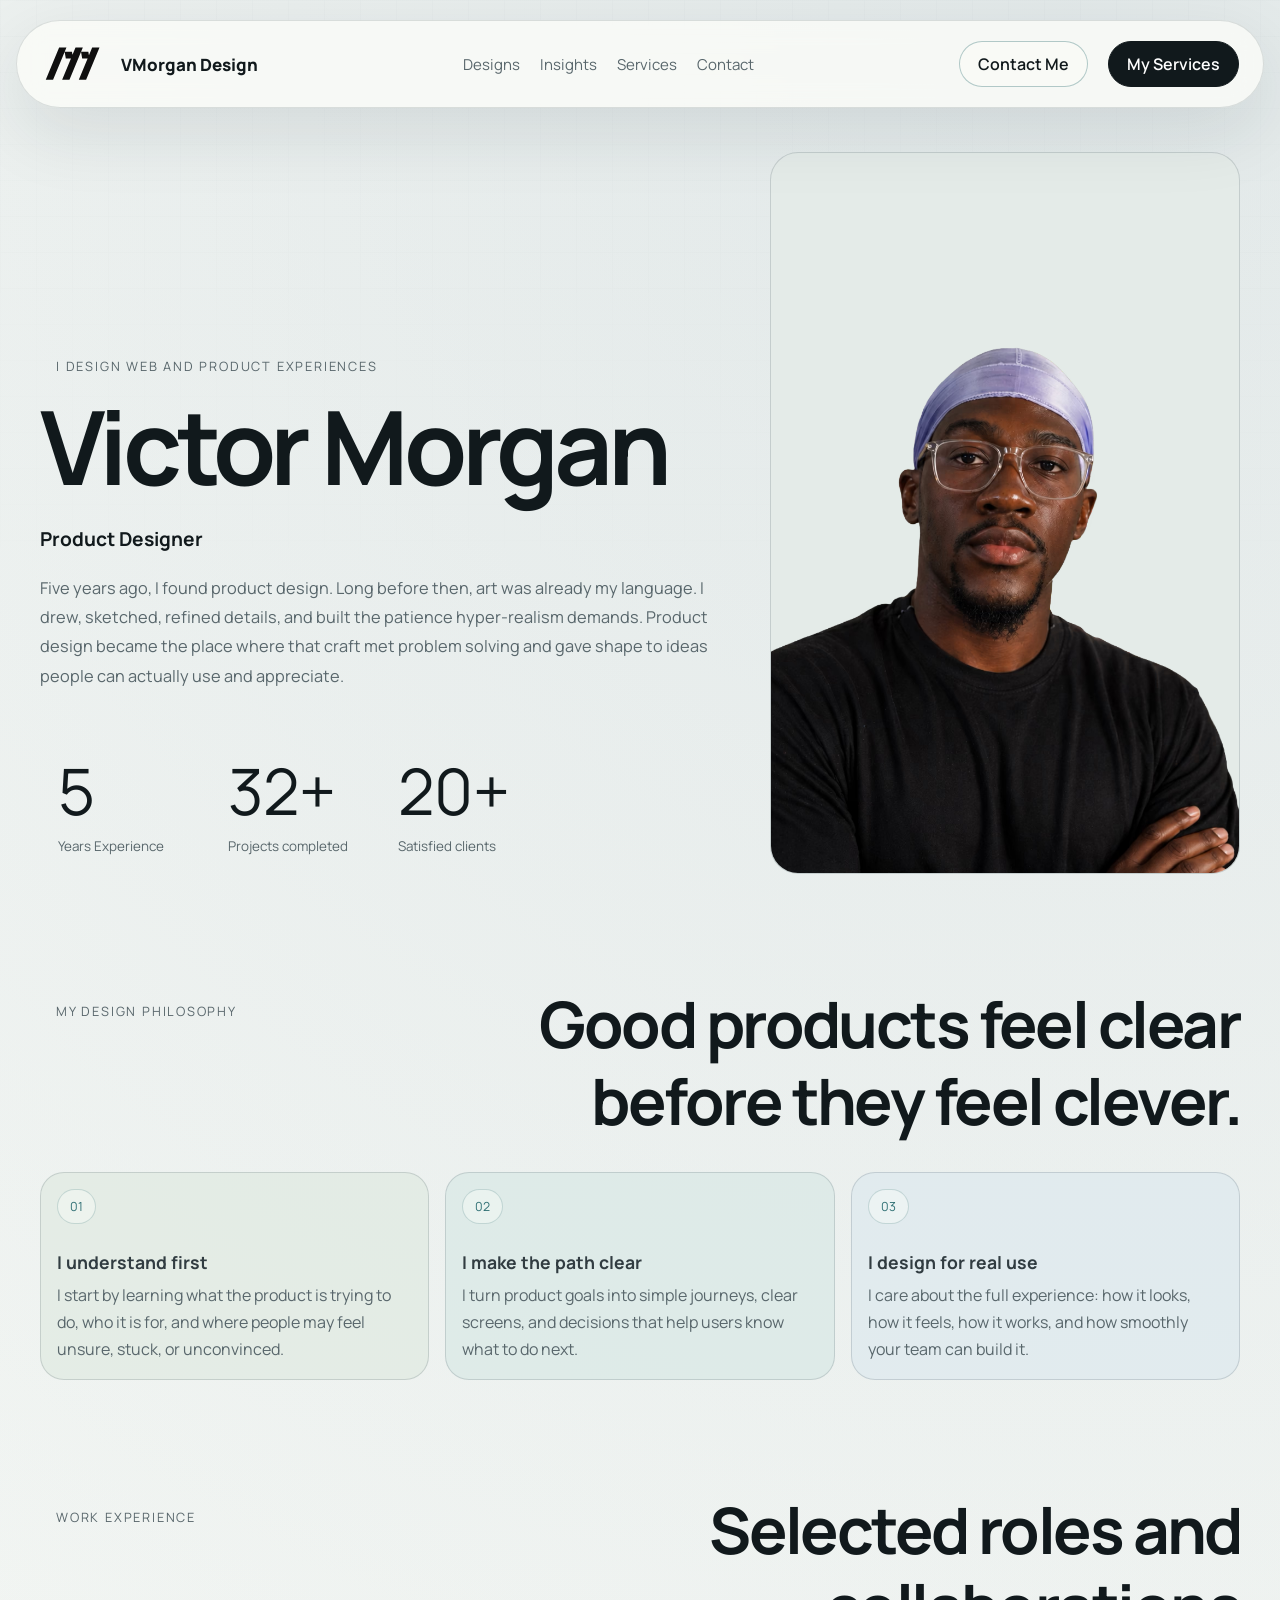
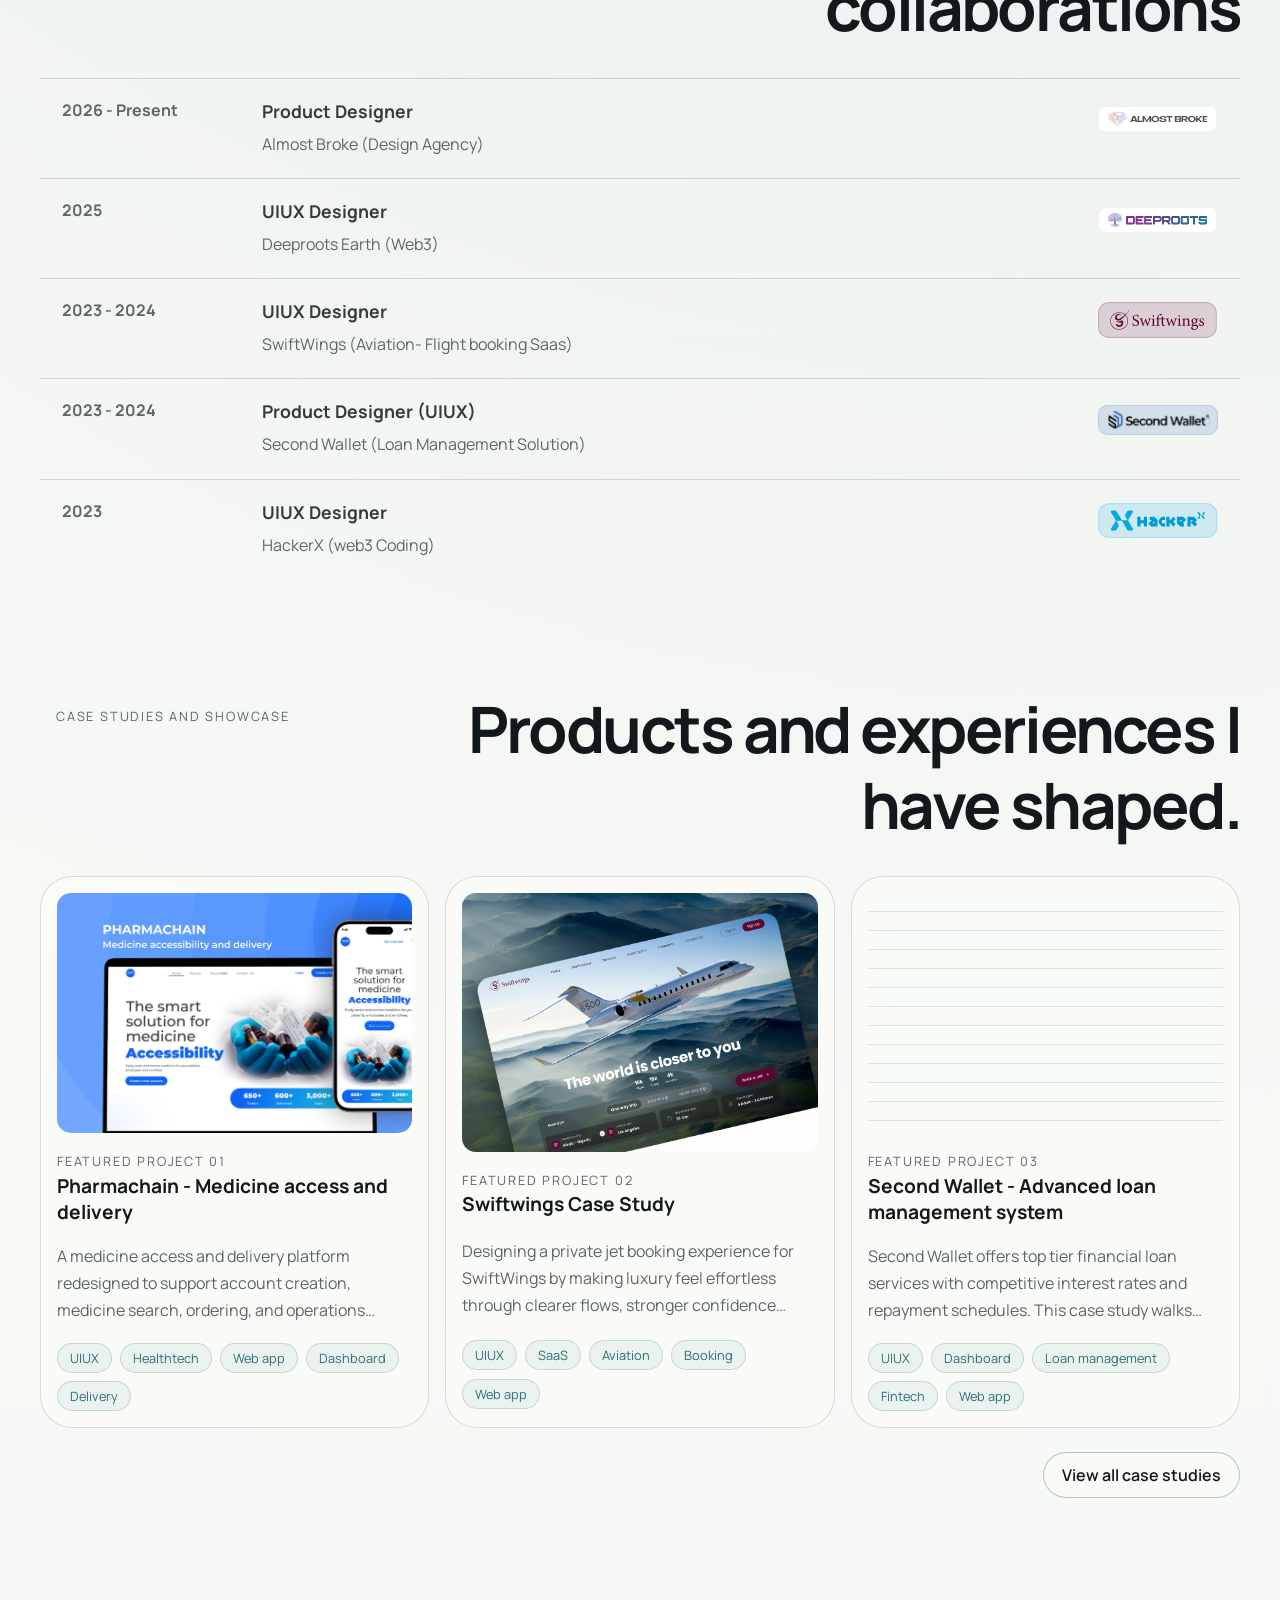
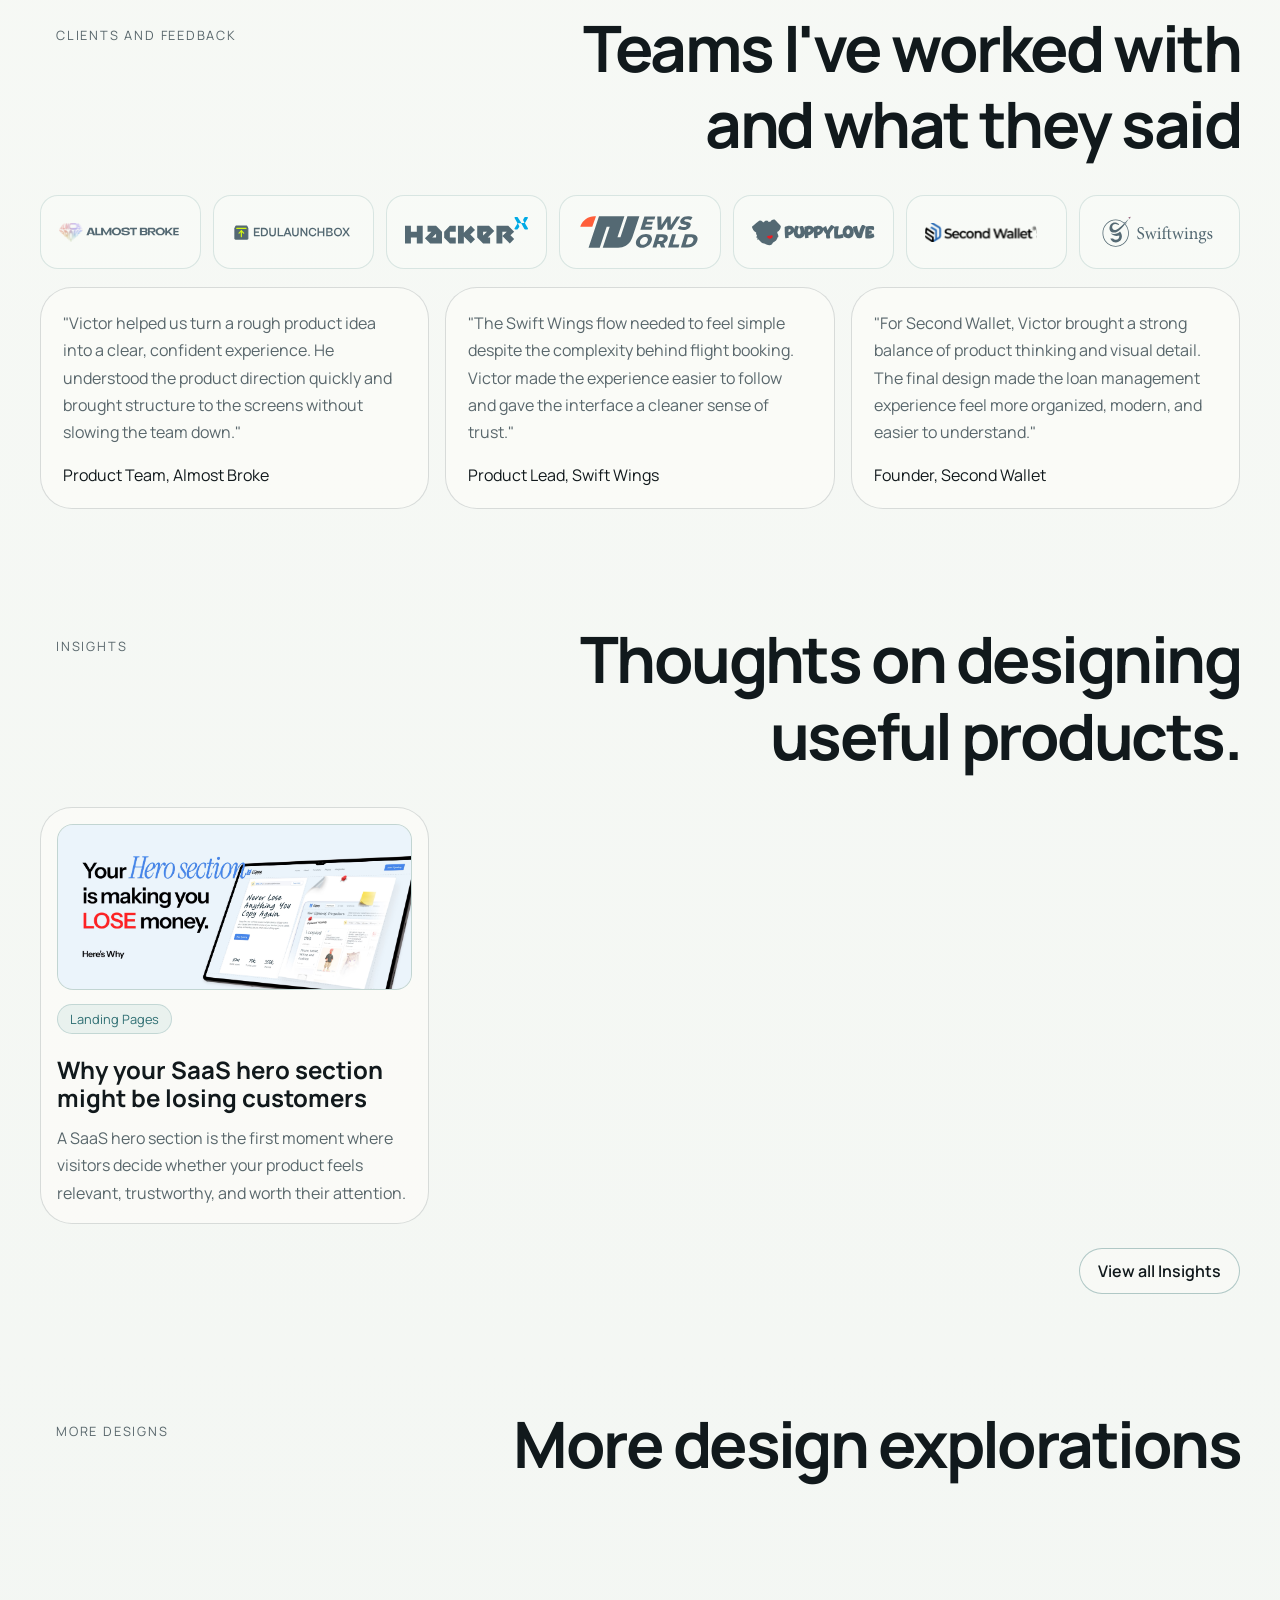
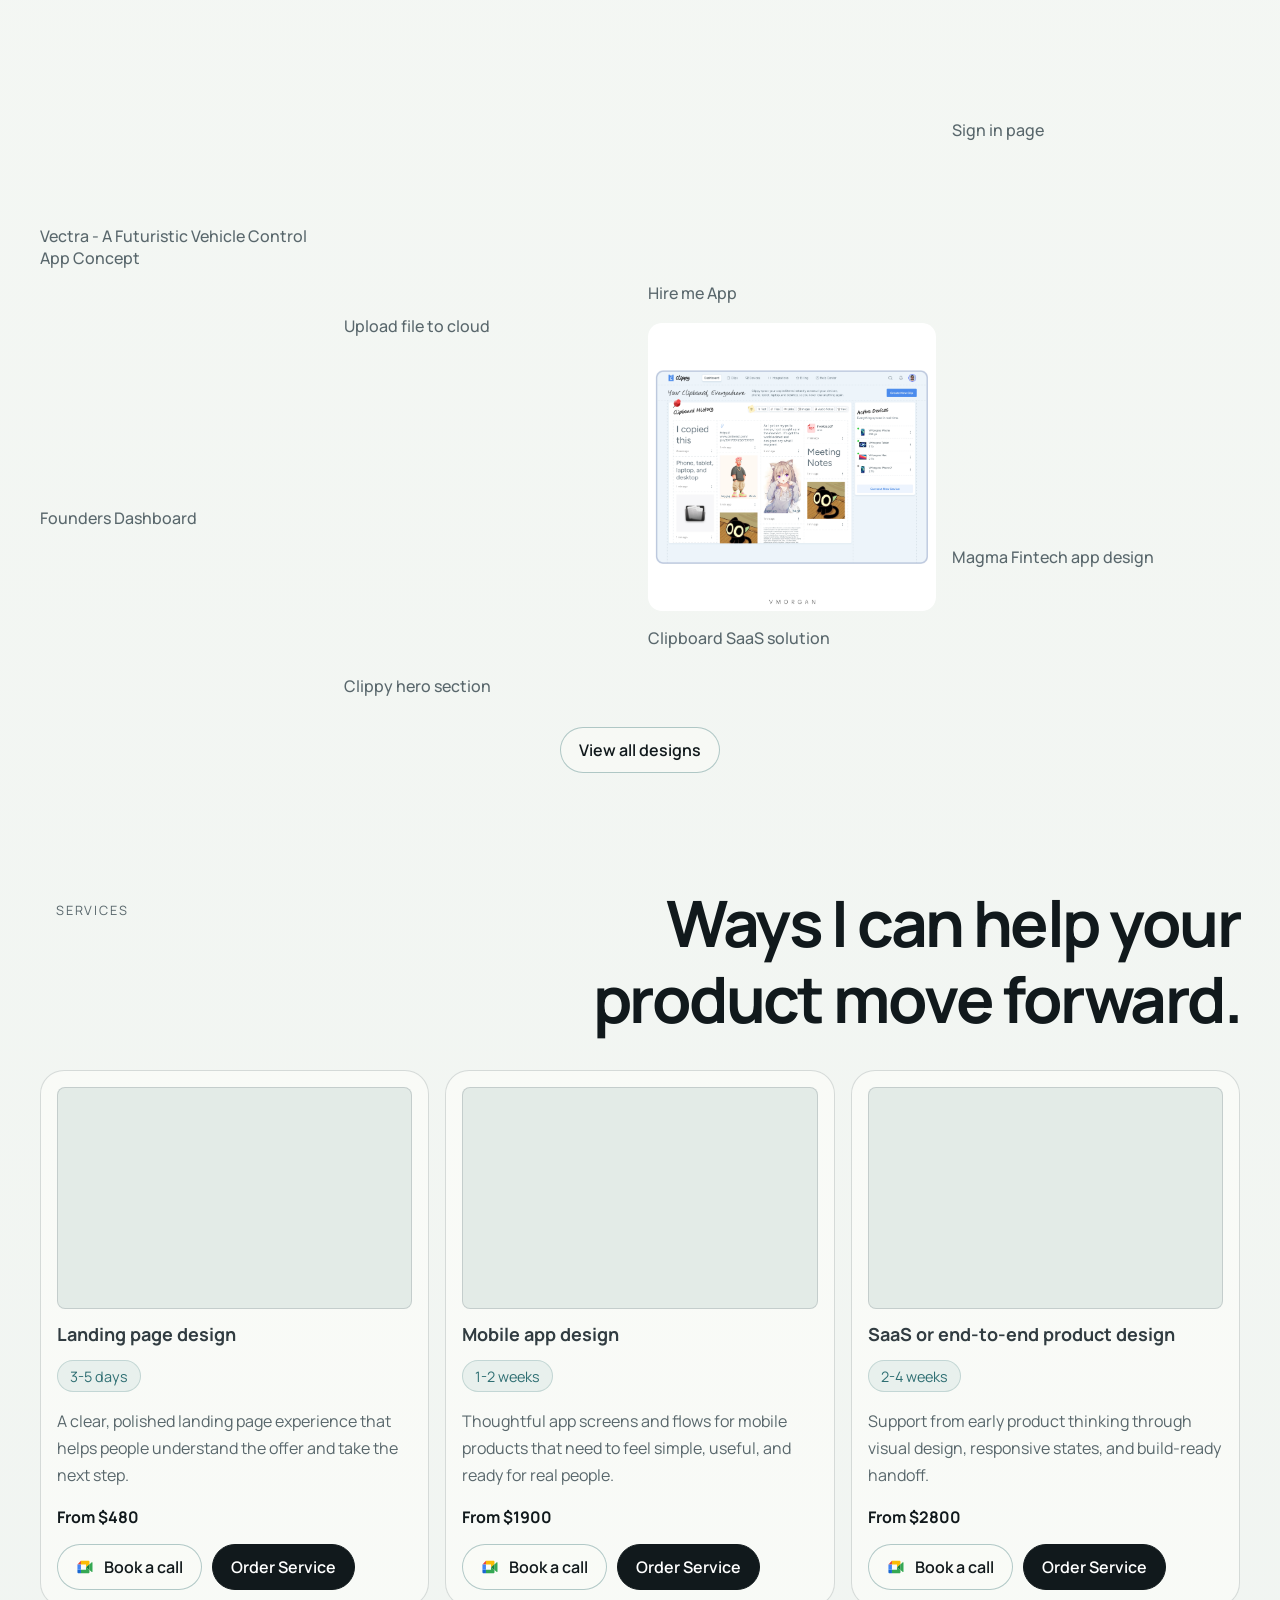
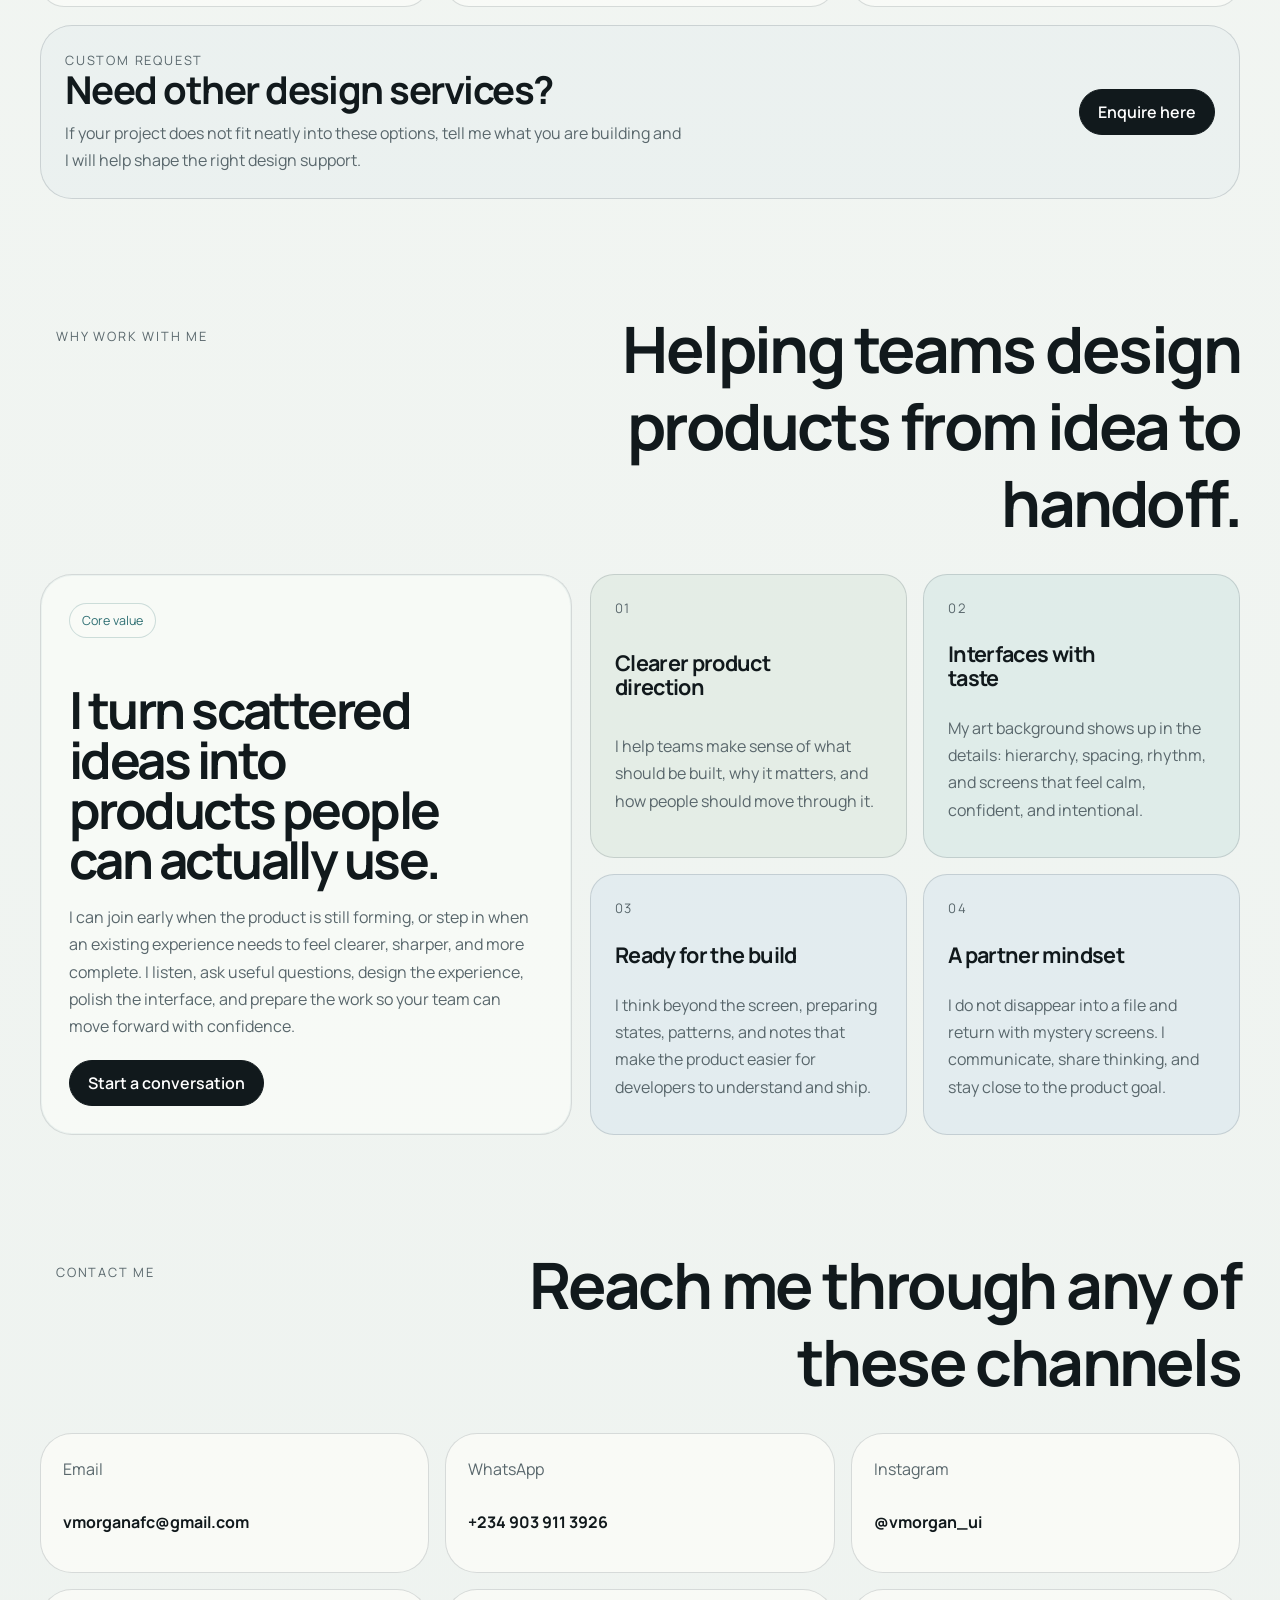
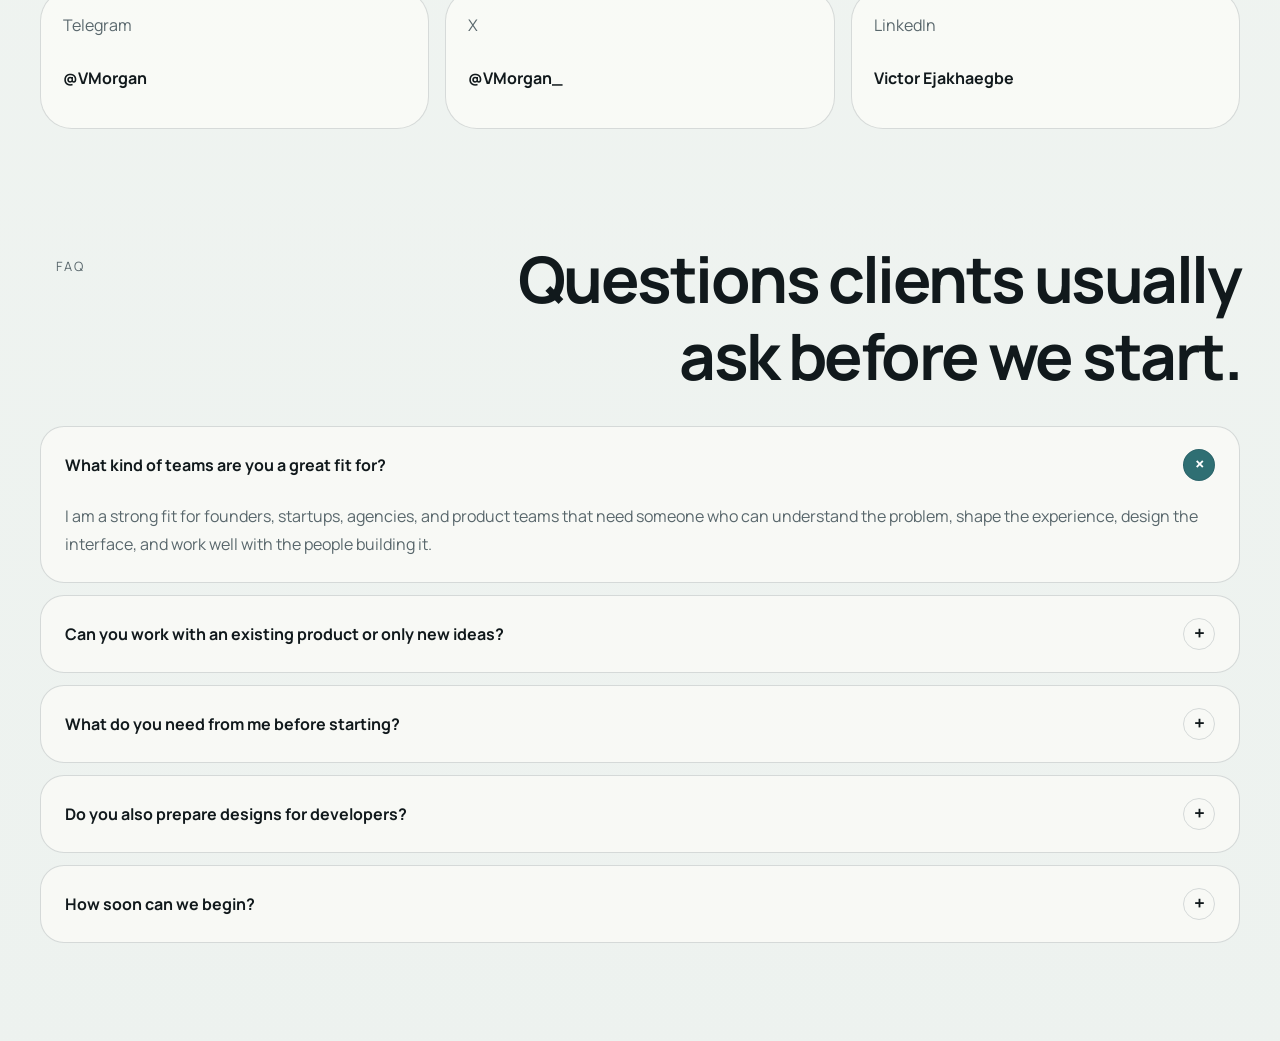
<file: index.html>
<!DOCTYPE html>
<html lang="en">
  <head>
    <meta charset="UTF-8" />
    <meta name="viewport" content="width=device-width, initial-scale=1.0" />
    <title>VMorgan Design</title>
    <meta
      name="description"
      content="Victor Morgan designs product experiences, landing pages, mobile apps, SaaS interfaces, and web3 products that help people understand, trust, and use digital products."
    />
    <meta name="msvalidate.01" content="8D45E3521FAA58911CDC00897BFBD381" />
    <meta name="application-name" content="VMorgan Design" />
    <meta property="og:type" content="website" />
    <meta property="og:site_name" content="VMorgan Design" />
    <meta property="og:url" content="https://www.vmorgan.design/" />
    <meta property="og:title" content="VMorgan Design" />
    <meta property="og:description" content="Product design portfolio featuring case studies, interface explorations, landing pages, mobile apps, SaaS interfaces, and web3 product design." />
    <meta property="og:image" content="https://www.vmorgan.design/assets/og-image.png" />
    <meta property="og:image:secure_url" content="https://www.vmorgan.design/assets/og-image.png" />
    <meta property="og:image:type" content="image/png" />
    <meta property="og:image:width" content="1200" />
    <meta property="og:image:height" content="630" />
    <meta name="twitter:card" content="summary_large_image" />
    <meta name="twitter:title" content="VMorgan Design" />
    <meta name="twitter:description" content="Product design portfolio featuring case studies, interface explorations, landing pages, mobile apps, SaaS interfaces, and web3 product design." />
    <meta name="twitter:image" content="https://www.vmorgan.design/assets/og-image.png" />
    <meta name="thumbnail" content="https://www.vmorgan.design/assets/og-image.png" />
    <link rel="image_src" href="https://www.vmorgan.design/assets/og-image.png" />
    <link rel="icon" href="/favicon.ico" sizes="any" />
    <link rel="icon" type="image/svg+xml" href="/favicon.svg" />
    <link rel="icon" type="image/png" sizes="48x48" href="/favicon-48x48.png" />
    <link rel="apple-touch-icon" href="/apple-touch-icon.png" />
    <link rel="canonical" href="https://www.vmorgan.design/" />
    <meta name="theme-color" content="#fbfcf8" />
    <meta name="msapplication-TileImage" content="/apple-touch-icon.png" />
    <script type="application/ld+json">
      {
        "@context": "https://schema.org",
        "@graph": [
          {
            "@type": "ProfessionalService",
            "@id": "https://www.vmorgan.design/#organization",
            "name": "VMorgan Design",
            "alternateName": "Victor Morgan Design",
            "url": "https://www.vmorgan.design/",
            "description": "Product design portfolio and design services by Victor Morgan.",
            "logo": {
              "@type": "ImageObject",
              "url": "https://www.vmorgan.design/apple-touch-icon.png",
              "width": 180,
              "height": 180
            },
            "image": {
              "@type": "ImageObject",
              "url": "https://www.vmorgan.design/assets/og-image.png",
              "width": 1200,
              "height": 630
            },
            "founder": {
              "@id": "https://www.vmorgan.design/#victor-morgan"
            }
          },
          {
            "@type": "Person",
            "@id": "https://www.vmorgan.design/#victor-morgan",
            "name": "Victor Morgan",
            "jobTitle": "Product Designer",
            "url": "https://www.vmorgan.design/",
            "image": "https://www.vmorgan.design/assets/VMorgan%20image.png",
            "sameAs": [
              "https://x.com/VMorgan_"
            ]
          },
          {
            "@type": "WebSite",
            "@id": "https://www.vmorgan.design/#website",
            "name": "VMorgan Design",
            "url": "https://www.vmorgan.design/",
            "description": "Case studies, interface explorations, landing pages, mobile apps, SaaS interfaces, and web3 product design by Victor Morgan.",
            "publisher": {
              "@id": "https://www.vmorgan.design/#organization"
            },
            "thumbnailUrl": "https://www.vmorgan.design/assets/og-image.png",
            "inLanguage": "en"
          }
        ]
      }
    </script>
    <link
      rel="preload"
      href="./assets/fonts/manrope-latin.woff2"
      as="font"
      type="font/woff2"
      crossorigin
    />
    <link rel="stylesheet" href="./styles.css" />
    <script src="https://analytics.ahrefs.com/analytics.js" data-key="8SJC3QsYEuKfLDMnkU3dZA" async></script>
    <script defer src="./js/analytics.js"></script>
  </head>
  <body>
    <div class="page-shell">
      <header class="topbar">
        <a class="brand" href="#hero" aria-label="VMorgan.design home">
          <img class="brand-logo" src="./assets/Logo.svg" width="64" height="40" alt="" />
          <span class="brand-copy">
            <strong>VMorgan Design</strong>
          </span>
        </a>
        <nav class="main-nav desktop-nav" aria-label="Primary">
          <a href="./designs.html">Designs</a>
          <a href="./insights.html">Insights</a>
          <a href="#services">Services</a>
          <a href="#contact">Contact</a>
        </nav>
        <div class="nav-actions">
          <a class="button button-secondary" href="#contact">Contact Me</a>
          <a class="button" href="#services">My Services</a>
        </div>
        <details class="nav-menu">
          <summary class="nav-menu-toggle" aria-label="Open navigation menu">
            <img src="./assets/menu.svg" width="24" height="24" alt="" />
          </summary>
          <div class="nav-menu-panel">
            <nav class="main-nav" aria-label="Mobile primary">
              <a href="./designs.html">Designs</a>
              <a href="./insights.html">Insights</a>
              <a href="#services">Services</a>
              <a href="#contact">Contact</a>
            </nav>
          </div>
        </details>
      </header>

      <main>
        <section class="hero panel" id="hero">
          <div class="hero-copy">
            <p class="eyebrow">I DESIGN WEB AND PRODUCT EXPERIENCES</p>
            <h1>Victor Morgan</h1>
            <p class="hero-role">Product Designer</p>
            <p class="hero-story">
              Five years ago, I found product design. Long before then, art was
              already my language. I drew, sketched, refined details, and built
              the patience hyper-realism demands. Product design became the
              place where that craft met problem solving and gave shape to ideas
              people can actually use and appreciate.
            </p>
            <div class="hero-meta">
              <article>
                <strong>5</strong>
                <span class="meta-label">Years Experience</span>
              </article>
              <article>
                <strong>32+</strong>
                <span class="meta-label">Projects completed</span>
              </article>
              <article>
                <strong>20+</strong>
                <span class="meta-label">Satisfied clients</span>
              </article>
            </div>
          </div>

          <aside class="hero-rail">
            <div class="portrait-frame">
              <img
                class="portrait-image"
                src="./assets/VMorgan image.avif"
                width="720"
                height="900"
                fetchpriority="high"
                decoding="async"
                alt="Portrait of Victor Morgan"
              />
            </div>
          </aside>
        </section>

        <section class="philosophy panel panel-tall" id="philosophy">
          <div class="section-head">
            <p class="eyebrow">My design philosophy</p>
            <h2>Good products feel clear before they feel clever.</h2>
          </div>
          <div class="philosophy-grid">
            <article>
              <span class="kicker">01</span>
              <h3>I understand first</h3>
              <p>
                I start by learning what the product is trying to do, who it is
                for, and where people may feel unsure, stuck, or unconvinced.
              </p>
            </article>
            <article>
              <span class="kicker">02</span>
              <h3>I make the path clear</h3>
              <p>
                I turn product goals into simple journeys, clear screens, and
                decisions that help users know what to do next.
              </p>
            </article>
            <article>
              <span class="kicker">03</span>
              <h3>I design for real use</h3>
              <p>
                I care about the full experience: how it looks, how it feels,
                how it works, and how smoothly your team can build it.
              </p>
            </article>
          </div>
        </section>

        <section class="panel" id="experience">
          <div class="section-head">
            <p class="eyebrow">Work experience</p>
            <h2>Selected roles and collaborations</h2>
          </div>
          <div class="timeline">
            <article class="timeline-item">
              <span class="timeline-period">2026 - Present</span>
              <div class="timeline-end">
                <div class="timeline-copy">
                  <h3>Product Designer</h3>
                  <p>Almost Broke (Design Agency)</p>
                </div>
                <img class="timeline-logo logo-shadow" src="./assets/Almost Broke.svg" width="120" height="42" loading="lazy" decoding="async" alt="Almost Broke logo" />
              </div>
              
            </article>
            <article class="timeline-item">
              <span class="timeline-period">2025</span>
              <div class="timeline-end">
                <div class="timeline-copy">
                  <h3>UIUX Designer</h3>
                  <p>Deeproots Earth (Web3)</p>
                </div>
                <img class="timeline-logo logo-shadow" src="./assets/Deeproots.svg" width="120" height="42" loading="lazy" decoding="async" alt="Deeproots Earth logo" />
              </div>
              
            </article>
            <article class="timeline-item">
              <span class="timeline-period">2023 - 2024</span>
              <div class="timeline-end">
                <div class="timeline-copy">
                  <h3>UIUX Designer</h3>
                  <p>SwiftWings (Aviation- Flight booking Saas)</p>
                </div>
                <img class="timeline-logo" src="./assets/Swift Wings.svg" width="120" height="42" loading="lazy" decoding="async" alt="Swift Wings logo" />
              </div>
              
            </article>
            <article class="timeline-item">
              <span class="timeline-period">2023 - 2024</span>
              <div class="timeline-end">
                <div class="timeline-copy">
                  <h3>Product Designer (UIUX)</h3>
                  <p>Second Wallet (Loan Management Solution)</p>
                </div>
                <img class="timeline-logo" src="./assets/Second Wallet.svg" width="120" height="42" loading="lazy" decoding="async" alt="Second Wallet logo" />
              </div>
              
            </article>
            <article class="timeline-item">
              <span class="timeline-period">2023</span>
              <div class="timeline-end">
                <div class="timeline-copy">
                  <h3>UIUX Designer</h3>
                  <p>HackerX (web3 Coding)</p>
                </div>
                <img class="timeline-logo" src="./assets/Hacker X.svg" width="120" height="42" loading="lazy" decoding="async" alt="Hacker X logo" />
              </div>
              
            </article>
          </div>
        </section>

        <section class="panel" id="designs">
          <div class="section-head">
            <p class="eyebrow">Case studies and showcase</p>
            <h2 id="design-head-title">Products and experiences I have shaped.</h2>
          </div>
          <div class="featured-grid" id="projectGrid"></div>
          <div class="action-insights">
            <a class="button button-secondary" href="./designs.html#case-studies">
              View all case studies
            </a>
          </div>
        </section>

        <section class="panel" id="clients">
          <div class="section-head">
            <p class="eyebrow">Clients and feedback</p>
            <h2>Teams I&apos;ve worked with and what they said</h2>
          </div>
          <div class="client-band" aria-label="Client logos">
            <span class="client-logo-card">
              <img src="./assets/Clients/Almost Broke.svg" width="168" height="48" loading="lazy" decoding="async" alt="Almost Broke logo" />
            </span>
            <span class="client-logo-card">
              <img src="./assets/Clients/Edulaunch box.svg" width="168" height="48" loading="lazy" decoding="async" alt="Edulaunch Box logo" />
            </span>
            <span class="client-logo-card">
              <img src="./assets/Clients/Logo.svg" width="168" height="48" loading="lazy" decoding="async" alt="HackerX logo" />
            </span>
            <span class="client-logo-card">
              <img src="./assets/Clients/News World.svg" width="168" height="48" loading="lazy" decoding="async" alt="News World logo" />
            </span>
            <span class="client-logo-card">
              <img src="./assets/Clients/Puppylove.svg" width="168" height="48" loading="lazy" decoding="async" alt="Puppylove logo" />
            </span>
            <span class="client-logo-card">
              <img src="./assets/Clients/Second Wallet.svg" width="168" height="48" loading="lazy" decoding="async" alt="Second Wallet logo" />
            </span>
            <span class="client-logo-card">
              <img src="./assets/Clients/Swift wings.svg" width="168" height="48" loading="lazy" decoding="async" alt="Swift Wings logo" />
            </span>
          </div>
          <div class="feedback-grid">
            <article class="quote-card">
              <p>
                “Victor brought order to a messy product flow and made the whole
                team think more clearly.”
              </p>
              <p class="quote-copy">
                "Victor helped us turn a rough product idea into a clear, confident experience. He understood the product direction quickly and brought structure to the screens without slowing the team down."
              </p>
              <span>Product Team, Almost Broke</span>
            </article>
            <article class="quote-card">
              <p>
                “His eye for detail is strong, but what stood out most was how
                calmly he solved product problems.”
              </p>
              <p class="quote-copy">
                "The Swift Wings flow needed to feel simple despite the complexity behind flight booking. Victor made the experience easier to follow and gave the interface a cleaner sense of trust."
              </p>
              <span>Product Lead, Swift Wings</span>
            </article>
            <article class="quote-card">
              <p>
                “The final experience felt premium without becoming complicated.
                That balance mattered for our users.”
              </p>
              <p class="quote-copy">
                "For Second Wallet, Victor brought a strong balance of product thinking and visual detail. The final design made the loan management experience feel more organized, modern, and easier to understand."
              </p>
              <span>Founder, Second Wallet</span>
            </article>
          </div>
        </section>

        <section class="panel" id="insights">
          <div class="section-head">
            
              <p class="eyebrow">Insights</p>
              <h2>Thoughts on designing useful products.</h2>
            
          </div>
          <div class="blog-grid" id="homeInsightsGrid"></div>
          <div class="action-insights">
            <a class="button button-secondary" href="./insights.html">View all Insights</a>
          </div>
        </section>

        <section class="panel" id="more-designs">
          <div class="section-head">
            <p class="eyebrow">More designs</p>
            <h2>More design explorations</h2>
          </div>
          <div class="masonry" id="masonryGrid"></div>
          <div class="action-designs">
            <a class="button button-secondary" href="./designs.html#design-explorations">View all designs</a>
          </div>
        </section>

        <section class="panel" id="services">
          <div class="section-head">
            <p class="eyebrow">Services</p>
            <h2>Ways I can help your product move forward.</h2>
          </div>
          <div class="services-layout">
            <div class="services-list" id="servicesList"></div>
            <aside class="service-enquiry">
              <div>
                <p class="eyebrow" id="request-eyebrow">Custom request</p>
                <h3>Need other design services?</h3>
                <p>
                  If your project does not fit neatly into these options, tell me what you are
                  building and I will help shape the right design support.
                </p>
              </div>
              <a class="button" href="#contact">Enquire here</a>
            </aside>
          </div>
        </section>

        <section class="panel" id="value">
          <div class="section-head value-head">
            <p class="eyebrow">Why work with me</p>
            <h2 id="value-head">Helping teams design products from idea to handoff.</h2>
          </div>
          <div class="value-layout">
            <article class="value-lead">
              <span class="kicker">Core value</span>
              <h3>I turn scattered ideas into products people can actually use.</h3>
              <p>
                I can join early when the product is still forming, or step in when an existing
                experience needs to feel clearer, sharper, and more complete. I listen, ask useful
                questions, design the experience, polish the interface, and prepare the work so your
                team can move forward with confidence.
              </p>
              <a class="button" href="#contact">Start a conversation</a>
            </article>
            <div class="value-grid">
              <article class="value-card">
                <span>01</span>
                <h3>Clearer product direction</h3>
                <p>
                  I help teams make sense of what should be built, why it matters, and how people
                  should move through it.
                </p>
              </article>
              <article class="value-card">
                <span>02</span>
                <h3>Interfaces with taste</h3>
                <p>
                  My art background shows up in the details: hierarchy, spacing, rhythm, and screens
                  that feel calm, confident, and intentional.
                </p>
              </article>
              <article class="value-card">
                <span>03</span>
                <h3>Ready for the build</h3>
                <p>
                  I think beyond the screen, preparing states, patterns, and notes that make the
                  product easier for developers to understand and ship.
                </p>
              </article>
              <article class="value-card">
                <span>04</span>
                <h3>A partner mindset</h3>
                <p>
                  I do not disappear into a file and return with mystery screens. I communicate, share
                  thinking, and stay close to the product goal.
                </p>
              </article>
            </div>
          </div>
        </section>

        <section class="panel" id="contact">
          <div class="section-head">
            <p class="eyebrow">Contact me</p>
            <h2>Reach me through any of these channels</h2>
          </div>
          <div class="contact-grid">
            <a class="contact-card" href="mailto:vmorganafc@gmail.com" target="_blank">
              <span>Email</span>
              <strong>vmorganafc@gmail.com</strong>
            </a>
            <a class="contact-card" href="https://wa.me/2349039113926" target="_blank">
              <span>WhatsApp</span>
              <strong>+234 903 911 3926</strong>
            </a>
            <a class="contact-card" href="https://www.instagram.com/vmorgan_ui/" target="_blank">
              <span>Instagram</span>
              <strong>@vmorgan_ui</strong>
            </a>
            <a class="contact-card" href="https://t.me/VMorgan" target="_blank">
              <span>Telegram</span>
              <strong>@VMorgan</strong>
            </a>
            <a class="contact-card" href="https://x.com/VMorgan_" target="_blank">
              <span>X</span>
              <strong>@VMorgan_</strong>
            </a>
            <a class="contact-card" href="https://www.linkedin.com/in/ejakhaegbevictor" target="_blank">
              <span>LinkedIn</span>
              <strong>Victor Ejakhaegbe</strong>
            </a>
          </div>
        </section>

        <section class="panel" id="faq">
          <div class="section-head">
            <p class="eyebrow">FAQ</p>
            <h2>Questions clients usually ask before we start.</h2>
          </div>
          <div class="faq-list">
            <details class="faq-item" open>
              <summary>What kind of teams are you a great fit for?</summary>
              <p>
                I am a strong fit for founders, startups, agencies, and product teams that need
                someone who can understand the problem, shape the experience, design the interface,
                and work well with the people building it.
              </p>
            </details>
            <details class="faq-item">
              <summary>Can you work with an existing product or only new ideas?</summary>
              <p>
                Both. I can help shape a new product from scratch, improve an existing experience,
                redesign a dashboard, make onboarding clearer, or prepare a product for the next
                stage of growth.
              </p>
            </details>
            <details class="faq-item">
              <summary>What do you need from me before starting?</summary>
              <p>
                A short brief, the product goal, target audience, timeline, and any existing links,
                screenshots, brand assets, or references. If the idea is still rough, we can clarify it
                together during the first call.
              </p>
            </details>
            <details class="faq-item">
              <summary>Do you also prepare designs for developers?</summary>
              <p>
                Yes. I can include organized files, responsive states, interaction notes, reusable
                patterns, and build guidance so the implementation team has less guesswork.
              </p>
            </details>
            <details class="faq-item">
              <summary>How soon can we begin?</summary>
              <p>
                That depends on the scope and current availability, but the fastest next step is to
                book a call or send a short brief. From there, I can confirm timeline, deliverables,
                and the best way to approach the work.
              </p>
            </details>
          </div>
        </section>
      </main>
    </div>

    <dialog class="project-modal" id="projectModal">
      <form method="dialog" class="modal-card">
        <div class="modal-head">
          <div>
            <p class="eyebrow">Project details</p>
            <h2 id="modalTitle"></h2>
          </div>
          <button class="icon-button" type="submit" aria-label="Close details">
            ×
          </button>
        </div>
        <p id="modalSummary"></p>
        <div class="modal-tags" id="modalTags"></div>
        <div class="modal-metrics" id="modalMetrics"></div>
      </form>
    </dialog>

    <dialog class="article-modal" id="articleModal">
      <article class="article-modal-card">
        <header class="article-modal-head">
          <div>
            <p class="eyebrow">Insight</p>
            <h2 id="articleTitle"></h2>
          </div>
          <button class="icon-button" id="articleClose" type="button" aria-label="Close article">
            ×
          </button>
        </header>

        <div class="article-modal-scroll">
          <div class="article-meta">
            <span id="articleDate"></span>
            <span id="articleCategory"></span>
          </div>
          <p class="article-preface" id="articlePreface"></p>
          <div class="article-body" id="articleBody"></div>
        </div>
      </article>
    </dialog>

    <dialog class="design-preview-modal" id="designPreviewModal">
      <button class="design-preview-nav design-preview-nav-prev" id="designPreviewPrev" type="button" aria-label="Previous design">
        ‹
      </button>
      <button class="design-preview-nav design-preview-nav-next" id="designPreviewNext" type="button" aria-label="Next design">
        ›
      </button>
      <article class="design-preview-card">
        <header class="design-preview-head">
          <div>
            <h2 id="designPreviewTitle"></h2>
            <p id="designPreviewDescription"></p>
          </div>
          <button class="icon-button" id="designPreviewClose" type="button" aria-label="Close design preview">
            ×
          </button>
        </header>
        <div class="design-preview-visual" id="designPreviewVisual"></div>
        <div class="design-preview-share" id="designPreviewShare" hidden>
          <p>Share your thoughts ....</p>
          <div class="design-preview-actions">
            <a class="button button-secondary" id="designPreviewX" href="" target="_blank" rel="noreferrer" hidden>View in X</a>
          </div>
        </div>
      </article>
    </dialog>

    <dialog class="service-order-modal book-call-modal" id="bookCallModal">
      <form
        class="modal-card service-order-card"
        id="bookCallForm"
        name="book-call-lead"
        method="POST"
        data-netlify="true"
        netlify-honeypot="bot-field"
      >
        <input type="hidden" name="form-name" value="book-call-lead" />
        <input type="hidden" id="bookCallServiceName" name="service_name" value="" />
        <input type="hidden" id="bookCallSubmittedAt" name="submitted_at" value="" />
        <p class="hidden-field">
          <label>Do not fill this out if you are human: <input name="bot-field" /></label>
        </p>

        <div class="modal-head">
          <div>
            <p class="eyebrow" id="book-call-label">Book a call</p>
            <h2 id="bookCallTitle">Book a call</h2>
          </div>
          <button class="icon-button" id="bookCallClose" type="button" aria-label="Close book call form">
            ×
          </button>
        </div>

        <div class="service-order-fields">
          <label class="field">
            <span>Name</span>
            <input
              class="text-input"
              id="bookCallName"
              name="name"
              type="text"
              placeholder="Your name"
              required
            />
          </label>
          <label class="field">
            <span>Email address</span>
            <input
              class="text-input"
              id="bookCallEmail"
              name="email"
              type="email"
              placeholder="you@example.com"
              required
            />
          </label>
        </div>

        <p class="service-order-note">
          Enter your email first, then you will be redirected to book a Google Meet call.
        </p>

        <div class="service-order-actions">
          <button class="button" type="submit">Submit and book call</button>
        </div>
        <div class="service-submit-success" id="bookCallSuccess" hidden>
          <span class="success-pill">Submitted</span>
          <h2>Check the Cal.com tab to finish booking.</h2>
          <p>
            Your details have been submitted. Make sure you set up the call in the page that opened.
            Looking forward to what we will build.
          </p>
          <button class="button button-secondary" type="button" data-close-success="book-call">Back to site</button>
        </div>
      </form>
    </dialog>

    <dialog class="service-order-modal" id="serviceOrderModal">
      <form
        class="modal-card service-order-card"
        id="serviceOrderForm"
        name="service-order"
        method="POST"
        data-netlify="true"
        netlify-honeypot="bot-field"
      >
        <input type="hidden" name="form-name" value="service-order" />
        <input type="hidden" id="serviceOrderServiceName" name="service_name" value="" />
        <input type="hidden" id="serviceOrderSubmittedAt" name="submitted_at" value="" />
        <p class="hidden-field">
          <label>Do not fill this out if you are human: <input name="bot-field" /></label>
        </p>
        <div class="modal-head">
          <div>
            <p class="eyebrow" id="order-service">Order service</p>
            <h2 id="serviceOrderTitle">Order service</h2>
          </div>
          <button class="icon-button" id="serviceOrderClose" type="button" aria-label="Close order form">
            ×
          </button>
        </div>

        <div class="service-order-fields">
          <label class="field">
            <span>Name</span>
            <input class="text-input" id="orderName" name="name" type="text" required />
          </label>
          <label class="field">
            <span>Email address</span>
            <input class="text-input" id="orderEmail" name="email" type="email" required />
          </label>
          <label class="field">
            <span>Short project brief</span>
            <textarea
              class="text-area"
              id="orderBrief"
              name="brief"
              rows="5"
              placeholder="Tell me what you want designed, the audience, and the goal."
              required
            ></textarea>
          </label>
          <label class="field">
            <span>Timeline for delivery</span>
            <select id="orderTimeline" name="timeline" required>
              <option value="">Select timeline</option>
              <option value="3-5 days">3-5 days</option>
              <option value="1-2 weeks">1-2 weeks</option>
              <option value="2-4 weeks">2-4 weeks</option>
              <option value="3 months">3 months</option>
              <option value="1 year">1 year</option>
              <option value="Flexible">Flexible</option>
            </select>
          </label>
        </div>

        <p class="service-order-note">
          Once you submit, you will be automatically redirected to book a Google Meet call.
        </p>

        <div class="service-order-actions">
          <button class="button" type="submit">Submit and book a call</button>
        </div>
        <div class="service-submit-success" id="serviceOrderSuccess" hidden>
          <span class="success-pill">Order submitted</span>
          <h2>Your service request is in.</h2>
          <p>
            I have received your details. Make sure you set up the call in the Cal.com page that opened
            so we can talk through the next steps. Looking forward to what we will build.
          </p>
          <button class="button button-secondary" type="button" data-close-success="service-order">Back to site</button>
        </div>
      </form>
    </dialog>

    <script src="./js/explorations-data.js"></script>
    <script src="./js/featured-case-studies.js"></script>
    <script src="./js/insights.js"></script>
    <script src="./js/script.js"></script>
    <script src="./js/image-lightbox.js"></script>
    <script src="./js/smooth-page-scroll.js" defer></script>
    <script src="./js/scroll-reveal.js" defer></script>
    <script src="./js/active-nav.js" defer></script>
  </body>
</html>
</file>
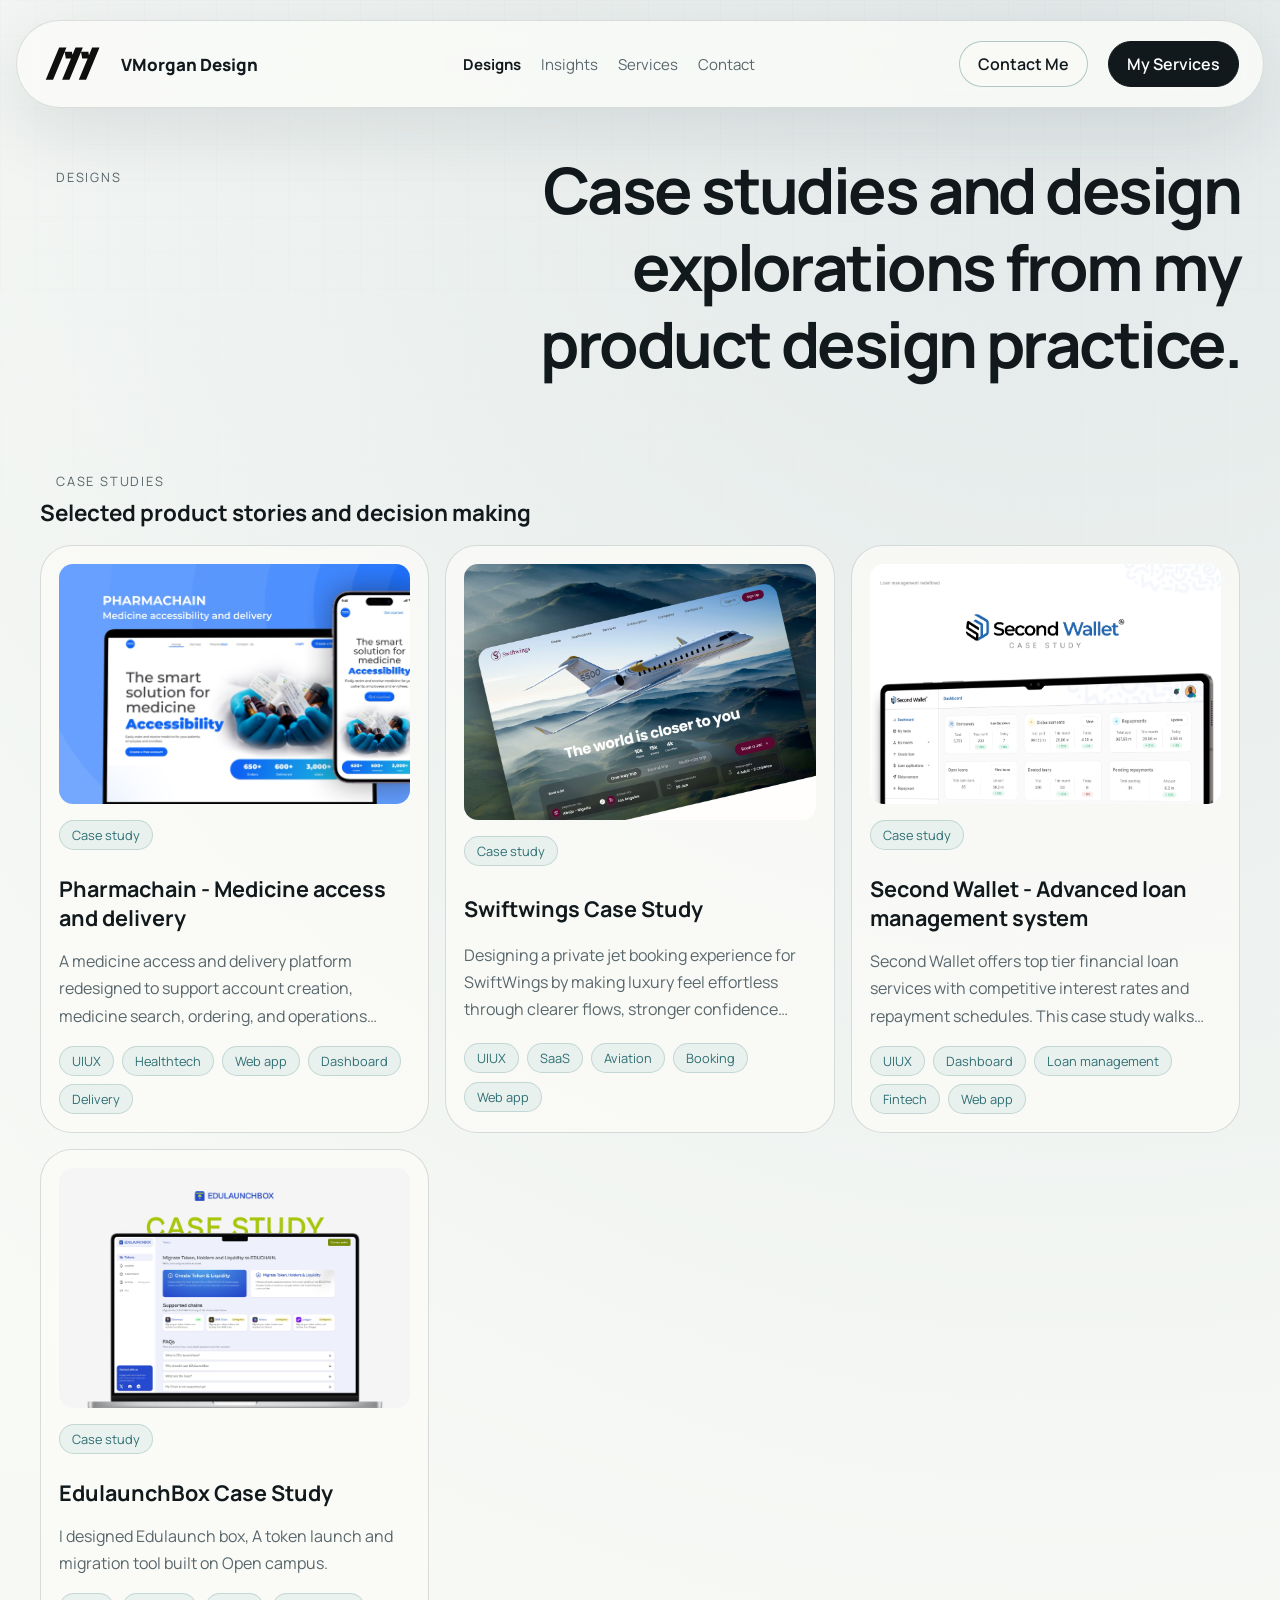
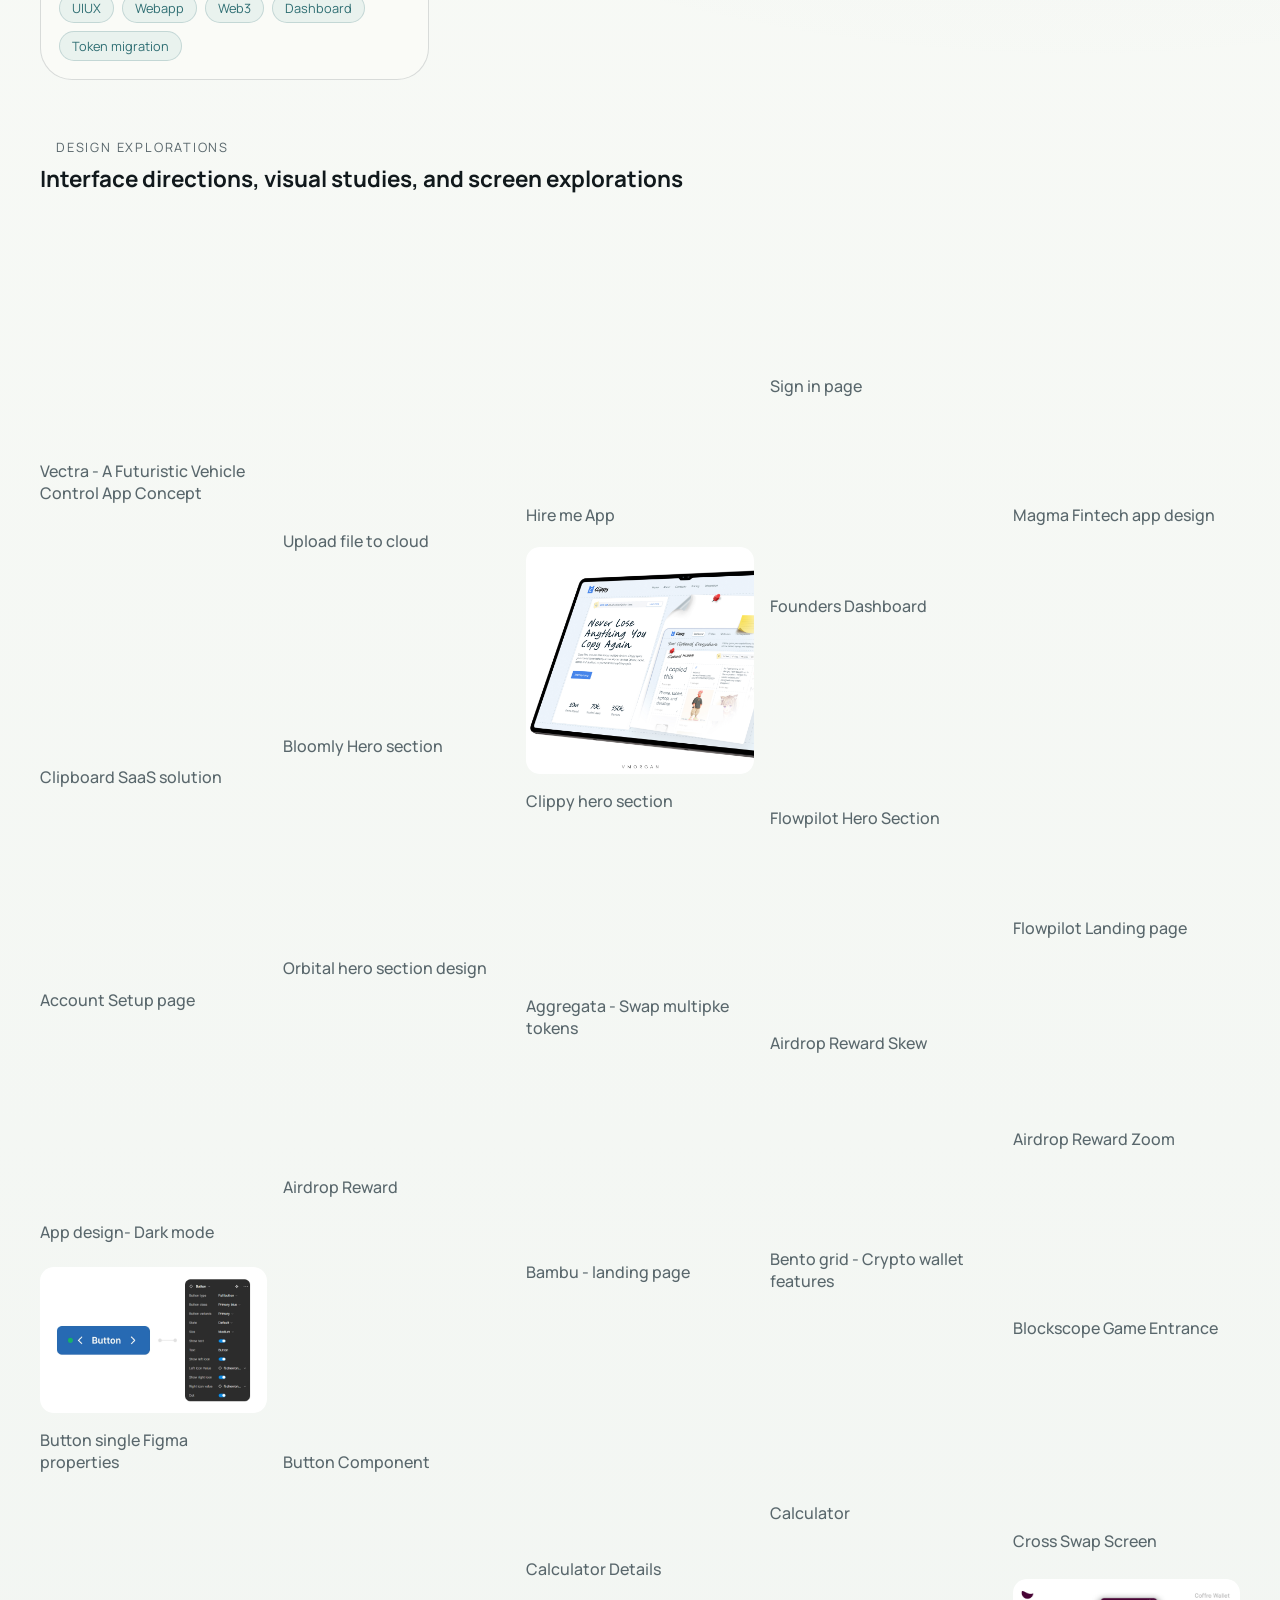
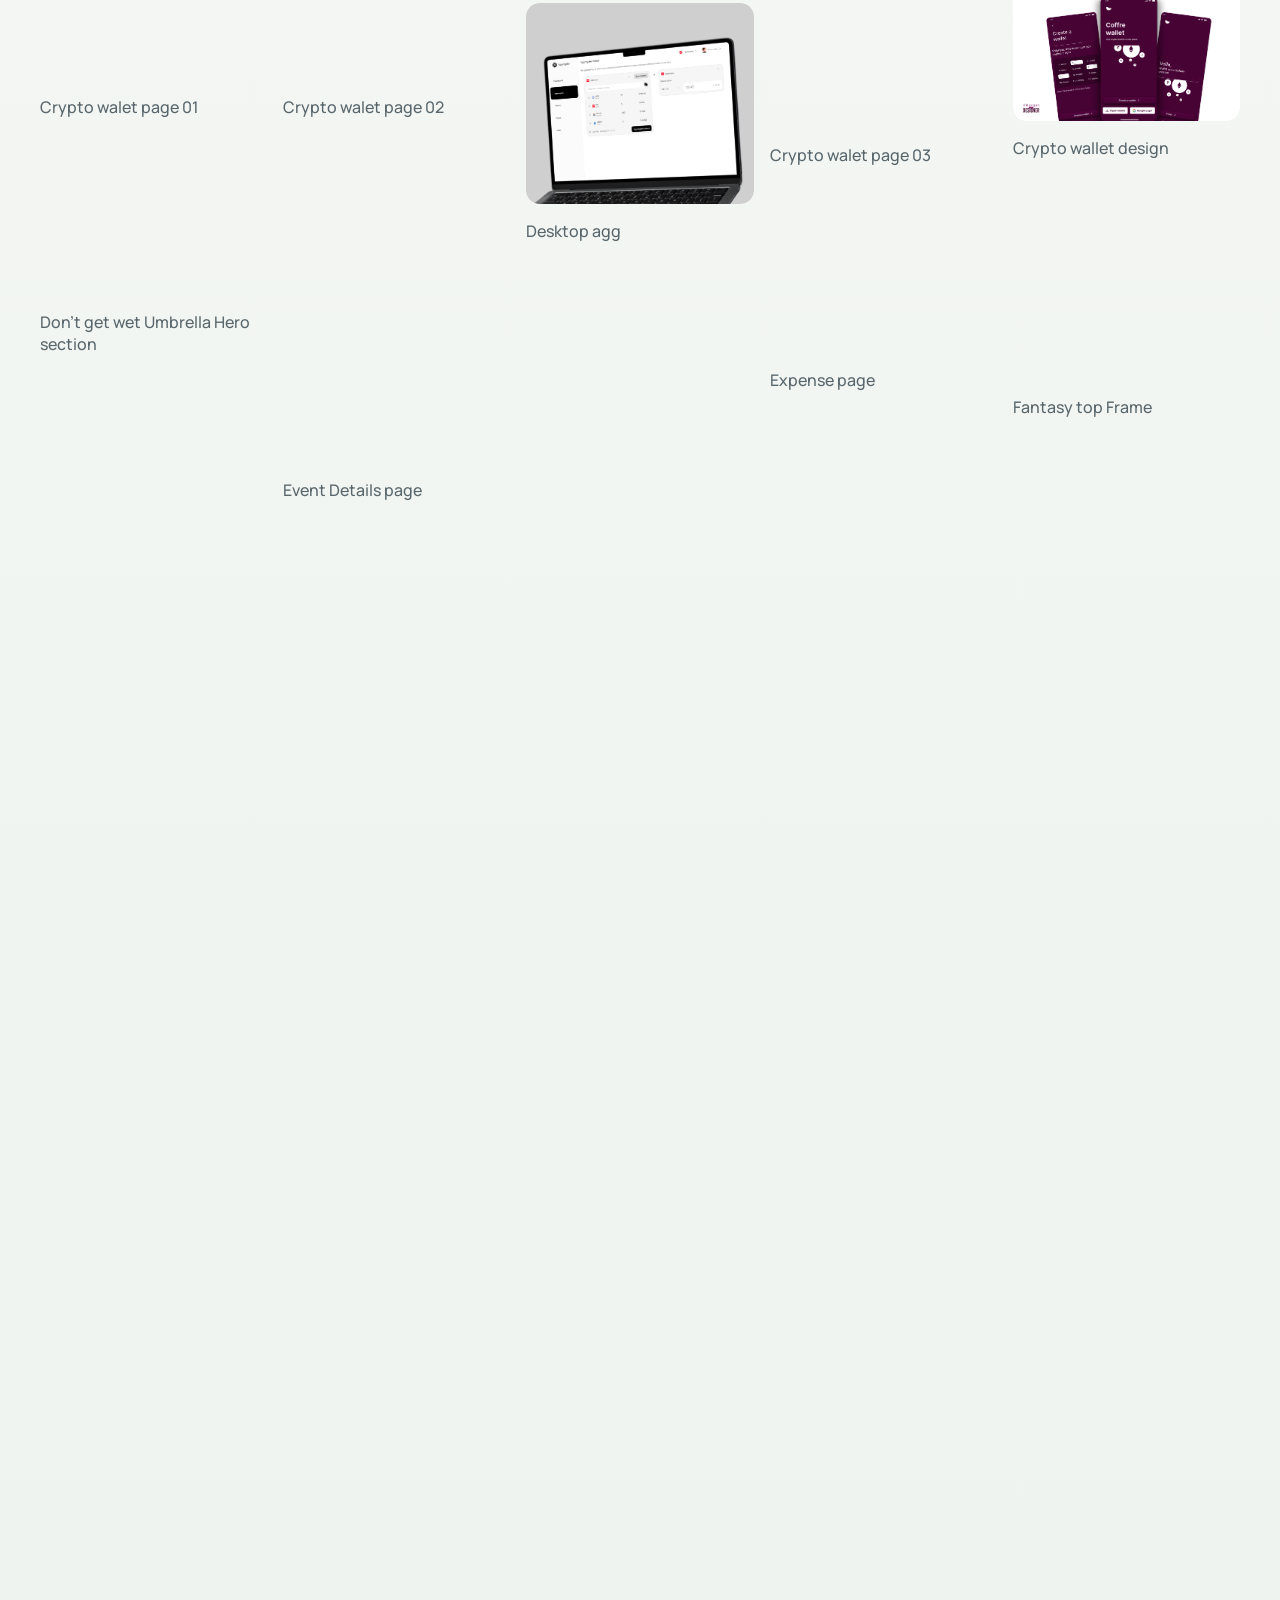
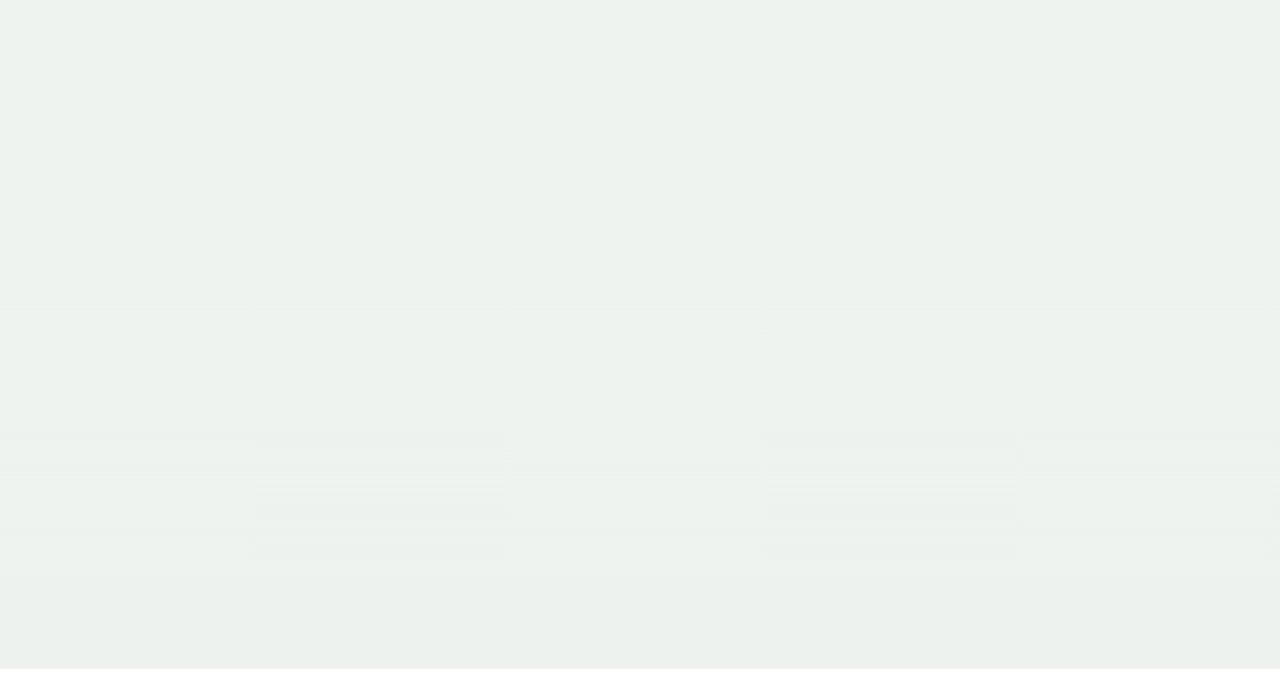
<file: designs.html>
<!DOCTYPE html>
<html lang="en">
  <head>
    <meta charset="UTF-8" />
    <meta name="viewport" content="width=device-width, initial-scale=1.0" />
    <title>Designs | VMorgan.design</title>
    <meta
      name="description"
      content="Design catalogue for Victor Morgan featuring case studies and design explorations."
    />
    <meta name="application-name" content="VMorgan Design" />
    <meta property="og:type" content="website" />
    <meta property="og:site_name" content="VMorgan Design" />
    <meta property="og:url" content="https://www.vmorgan.design/designs.html" />
    <meta property="og:title" content="Designs | VMorgan.design" />
    <meta property="og:description" content="Explore Victor Morgan's case studies and interface explorations across SaaS, mobile apps, landing pages, dashboards, and web3 products." />
    <meta property="og:image" content="https://www.vmorgan.design/assets/search-preview.png" />
    <meta property="og:image:type" content="image/png" />
    <meta property="og:image:width" content="1200" />
    <meta property="og:image:height" content="630" />
    <meta name="twitter:card" content="summary_large_image" />
    <meta name="twitter:title" content="Designs | VMorgan.design" />
    <meta name="twitter:description" content="Explore Victor Morgan's case studies and interface explorations across SaaS, mobile apps, landing pages, dashboards, and web3 products." />
    <meta name="twitter:image" content="https://www.vmorgan.design/assets/search-preview.png" />
    <link rel="icon" href="/favicon.ico" sizes="any" />
    <link rel="icon" type="image/svg+xml" href="/favicon.svg" />
    <link rel="icon" type="image/png" sizes="48x48" href="/favicon-48x48.png" />
    <link rel="apple-touch-icon" href="/apple-touch-icon.png" />
    <link rel="canonical" href="https://www.vmorgan.design/designs.html" />
    <meta name="theme-color" content="#fbfcf8" />
    <link
      rel="preload"
      href="./assets/fonts/manrope-latin.woff2"
      as="font"
      type="font/woff2"
      crossorigin
    />
    <link rel="stylesheet" href="./styles.css" />
    <script src="https://analytics.ahrefs.com/analytics.js" data-key="8SJC3QsYEuKfLDMnkU3dZA" async></script>
    <script defer src="./js/analytics.js"></script>
  </head>
  <body class="designs-page">
    <div class="page-shell">
      <header class="topbar">
        <a class="brand" href="./index.html" aria-label="VMorgan.design home">
          <img class="brand-logo" src="./assets/Logo.svg" width="74" height="46" alt="" />
          <span class="brand-copy">
            <strong>VMorgan Design</strong>
          </span>
        </a>
        <nav class="main-nav desktop-nav" aria-label="Primary">
          <a href="./designs.html">Designs</a>
          <a href="./insights.html">Insights</a>
          <a href="./index.html#services">Services</a>
          <a href="./index.html#contact">Contact</a>
        </nav>
        <div class="nav-actions">
          <a class="button button-secondary" href="./index.html#contact">Contact Me</a>
          <a class="button" href="./index.html#services">My Services</a>
        </div>
        <details class="nav-menu">
          <summary class="nav-menu-toggle" aria-label="Open navigation menu">
            <img src="./assets/menu.svg" width="24" height="24" alt="" />
          </summary>
          <div class="nav-menu-panel">
            <nav class="main-nav" aria-label="Mobile primary">
              <a href="./designs.html">Designs</a>
              <a href="./insights.html">Insights</a>
              <a href="./index.html#services">Services</a>
              <a href="./index.html#contact">Contact</a>
            </nav>
          </div>
        </details>
      </header>

      <main>
        <section class="panel designs-shell">
          <div class="section-head designs-head">
            <p class="eyebrow">Designs</p>
            <h2 class="designs-title">Case studies and design explorations from my product design practice.</h2>
          </div>

          <section class="designs-section" id="case-studies">
            <div class="section-head designs-subhead">
              <div>
                <p class="eyebrow">Case studies</p>
                <h3>Selected product stories and decision making</h3>
              </div>
            </div>
            <div class="case-studies-grid" id="caseStudiesGrid"></div>
          </section>

          <section class="designs-section" id="design-explorations">
            <div class="section-head designs-subhead">
              <div>
                <p class="eyebrow">Design explorations</p>
                <h3>Interface directions, visual studies, and screen explorations</h3>
              </div>
            </div>
            <div class="exploration-grid" id="explorationGrid"></div>
          </section>
        </section>
      </main>
    </div>

    <dialog class="article-modal" id="caseStudyModal">
      <article class="article-modal-card">
        <header class="article-modal-head">
          <div>
            <p class="eyebrow">Case study</p>
            <h2 id="caseStudyTitle"></h2>
          </div>
          <button class="icon-button" id="caseStudyClose" type="button" aria-label="Close case study">
            ×
          </button>
        </header>

        <div class="article-modal-scroll">
          <div class="date-cat-share">
            <div class="article-meta">
              <span id="caseStudyDate"></span>
              <span id="caseStudyCategory"></span>
            </div>
            <button class="button button-secondary share-icon-button" id="caseStudyShareButton" type="button" aria-label="Share case study" title="Share case study">
              <img class="button-icon" src="./assets/uil_share.svg" width="18" height="18" alt="" />
            </button>
          </div>
          
          
          <p class="article-preface" id="caseStudyPreface"></p>
          <div class="article-body" id="caseStudyBody"></div>
        </div>
      </article>
    </dialog>

    <dialog class="design-preview-modal" id="designPreviewModal">
      <button class="design-preview-nav design-preview-nav-prev" id="designPreviewPrev" type="button" aria-label="Previous design">
        ‹
      </button>
      <button class="design-preview-nav design-preview-nav-next" id="designPreviewNext" type="button" aria-label="Next design">
        ›
      </button>
      <article class="design-preview-card">
        <header class="design-preview-head">
          <div>
            <h2 id="designPreviewTitle"></h2>
            <p id="designPreviewDescription"></p>
          </div>
          <button class="icon-button" id="designPreviewClose" type="button" aria-label="Close design preview">
            ×
          </button>
        </header>
        <div class="design-preview-visual" id="designPreviewVisual"></div>
        <div class="design-preview-share" id="designPreviewShare">
          <p>Share your thoughts ....</p>
          <div class="design-preview-actions">
            <button class="button button-secondary" id="designPreviewShareButton" type="button">
              <img class="button-icon" src="./assets/uil_share.svg" width="18" height="18" alt="" />
              <span>Share</span>
            </button>
            <a class="button button-secondary" id="designPreviewX" href="" target="_blank" rel="noreferrer" hidden>View in X</a>
          </div>
        </div>
      </article>
    </dialog>

    <script src="./js/explorations-data.js"></script>
    <script src="./js/case-studies-data.js"></script>
    <script src="./js/designs.js"></script>
    <script src="./js/image-lightbox.js"></script>
    <script src="./js/smooth-page-scroll.js"></script>
    <script src="./js/scroll-reveal.js"></script>
    <script src="./js/active-nav.js"></script>
  </body>
</html>
</file>
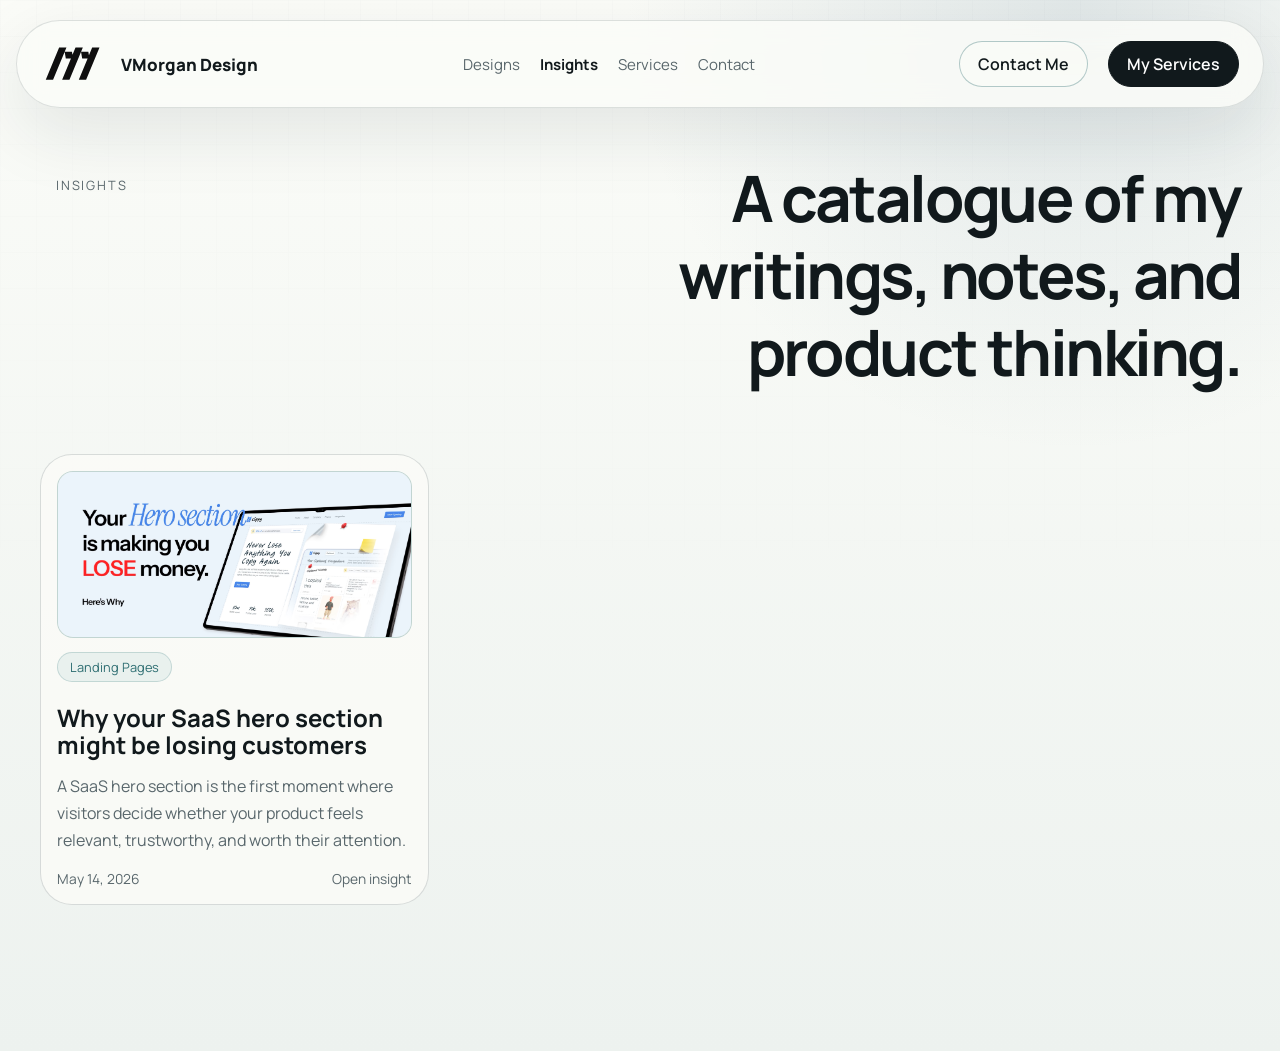
<file: insights.html>
<!DOCTYPE html>
<html lang="en">
  <head>
    <meta charset="UTF-8" />
    <meta name="viewport" content="width=device-width, initial-scale=1.0" />
    <title>Insights | VMorgan.design</title>
    <meta
      name="description"
      content="Insights catalogue for Victor Morgan's writings, research notes, and design thinking."
    />
    <meta name="application-name" content="VMorgan Design" />
    <meta property="og:type" content="website" />
    <meta property="og:site_name" content="VMorgan Design" />
    <meta property="og:url" content="https://www.vmorgan.design/insights.html" />
    <meta property="og:title" content="Insights | VMorgan.design" />
    <meta property="og:description" content="Read Victor Morgan's practical writing on product design, landing pages, SaaS interfaces, UX decisions, and digital product thinking." />
    <meta property="og:image" content="https://www.vmorgan.design/assets/search-preview.png" />
    <meta property="og:image:type" content="image/png" />
    <meta property="og:image:width" content="1200" />
    <meta property="og:image:height" content="630" />
    <meta name="twitter:card" content="summary_large_image" />
    <meta name="twitter:title" content="Insights | VMorgan.design" />
    <meta name="twitter:description" content="Read Victor Morgan's practical writing on product design, landing pages, SaaS interfaces, UX decisions, and digital product thinking." />
    <meta name="twitter:image" content="https://www.vmorgan.design/assets/search-preview.png" />
    <link rel="icon" href="/favicon.ico" sizes="any" />
    <link rel="icon" type="image/svg+xml" href="/favicon.svg" />
    <link rel="icon" type="image/png" sizes="48x48" href="/favicon-48x48.png" />
    <link rel="apple-touch-icon" href="/apple-touch-icon.png" />
    <link rel="canonical" href="https://www.vmorgan.design/insights.html" />
    <meta name="theme-color" content="#fbfcf8" />
    <link
      rel="preload"
      href="./assets/fonts/manrope-latin.woff2"
      as="font"
      type="font/woff2"
      crossorigin
    />
    <link rel="stylesheet" href="./styles.css" />
    <script src="https://analytics.ahrefs.com/analytics.js" data-key="8SJC3QsYEuKfLDMnkU3dZA" async></script>
    <script defer src="./js/analytics.js"></script>
  </head>
  <body class="insights-page">
    <div class="page-shell">
      <header class="topbar">
        <a class="brand" href="./index.html" aria-label="VMorgan.design home">
          <img class="brand-logo" src="./assets/Logo.svg" width="74" height="46" alt="" />
          <span class="brand-copy">
            <strong>VMorgan Design</strong>
          </span>
        </a>
        <nav class="main-nav desktop-nav" aria-label="Primary">
          <a href="./designs.html">Designs</a>
          <a href="./insights.html">Insights</a>
          <a href="./index.html#services">Services</a>
          <a href="./index.html#contact">Contact</a>
        </nav>
        <div class="nav-actions">
          <a class="button button-secondary" href="./index.html#contact">Contact Me</a>
          <a class="button" href="./index.html#services">My Services</a>
        </div>
        <details class="nav-menu">
          <summary class="nav-menu-toggle" aria-label="Open navigation menu">
            <img src="./assets/menu.svg" width="24" height="24" alt="" />
          </summary>
          <div class="nav-menu-panel">
            <nav class="main-nav" aria-label="Mobile primary">
              <a href="./designs.html">Designs</a>
              <a href="./insights.html">Insights</a>
              <a href="./index.html#services">Services</a>
              <a href="./index.html#contact">Contact</a>
            </nav>
          </div>
        </details>
      </header>

      <main>
        <section class="panel insights-hero">
          <div class="section-head">
            <p class="eyebrow">Insights</p>
            <h2 class="insights-title">A catalogue of my writings, notes, and product thinking.</h2>
          </div>
          <div class="insights-grid" id="insightsGrid"></div>
        </section>
      </main>
    </div>

    <dialog class="article-modal" id="articleModal">
      <article class="article-modal-card">
        <header class="article-modal-head">
          <div>
            <p class="eyebrow">Insight</p>
            <h2 id="articleTitle"></h2>
          </div>
          <button class="icon-button" id="articleClose" type="button" aria-label="Close article">
            ×
          </button>
        </header>

        <div class="article-modal-scroll">
          <div class="article-meta">
            <span id="articleDate"></span>
            <span id="articleCategory"></span>
          </div>
          <p class="article-preface" id="articlePreface"></p>
          <div class="article-body" id="articleBody"></div>
        </div>
      </article>
    </dialog>

    <script src="./js/insights.js"></script>
    <script src="./js/image-lightbox.js"></script>
    <script src="./js/smooth-page-scroll.js"></script>
    <script src="./js/scroll-reveal.js"></script>
    <script src="./js/active-nav.js"></script>
  </body>
</html>
</file>
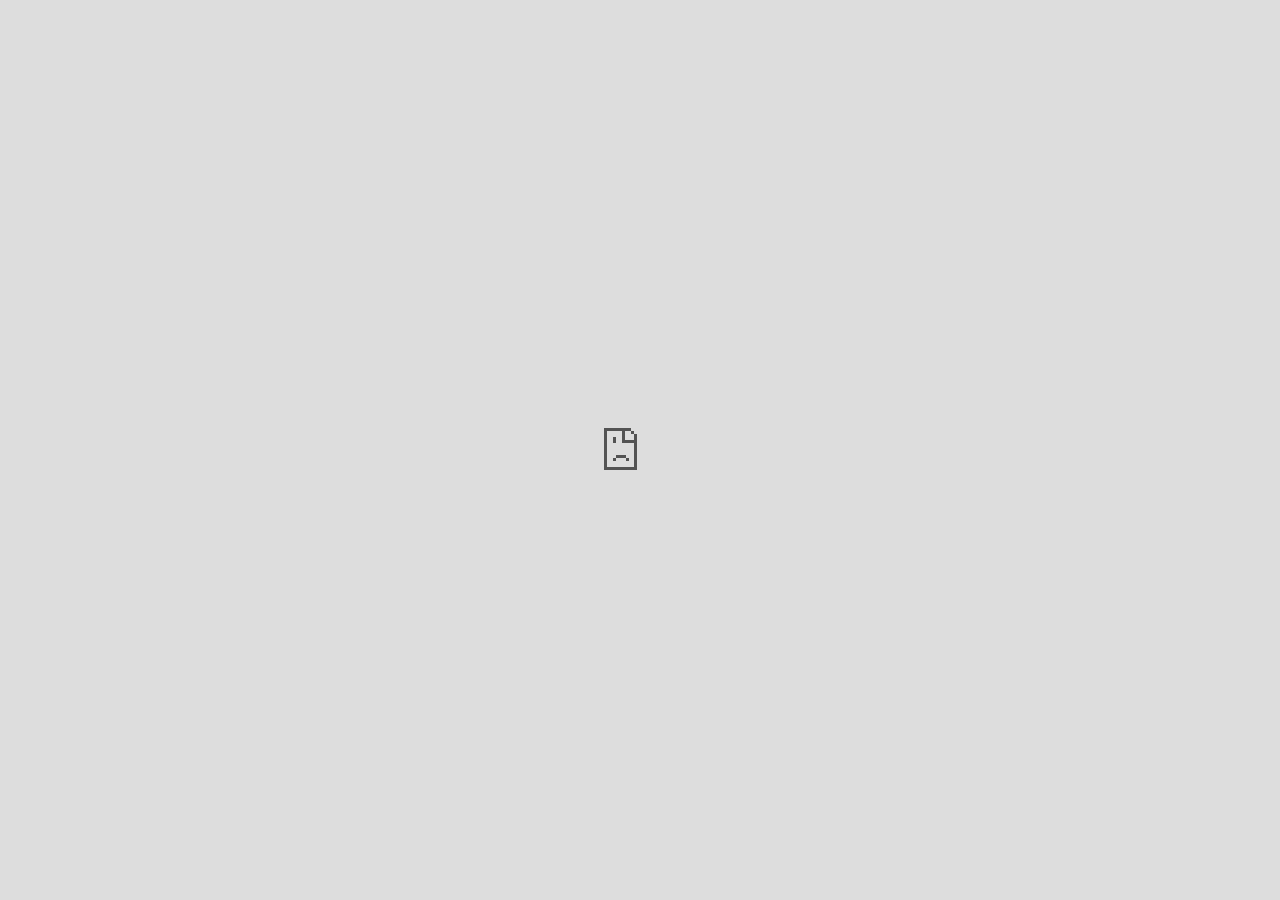
<file: assets/Pharmachain - Medicine access and delivery._files/aif-production.html>
<!DOCTYPE html>
<!-- saved from url=(0029)chrome-error://chromewebdata/ -->
<html dir="ltr" lang="en" subframe=""><head><meta http-equiv="Content-Type" content="text/html; charset=UTF-8">
  
  <meta name="color-scheme" content="light dark">
  <meta name="theme-color" content="#fff">
  <meta name="viewport" content="width=device-width, initial-scale=1.0,
                                 maximum-scale=1.0, user-scalable=no">
  <title>aif.notion.so</title>
  <style>/* Copyright 2017 The Chromium Authors
 * Use of this source code is governed by a BSD-style license that can be
 * found in the LICENSE file. */

a {
  color: var(--link-color);
}

body {
  --background-color: #fff;
  --error-code-color: var(--google-gray-700);
  --google-blue-50: rgb(232, 240, 254);
  --google-blue-100: rgb(210, 227, 252);
  --google-blue-300: rgb(138, 180, 248);
  --google-blue-600: rgb(26, 115, 232);
  --google-blue-700: rgb(25, 103, 210);
  --google-gray-100: rgb(241, 243, 244);
  --google-gray-300: rgb(218, 220, 224);
  --google-gray-500: rgb(154, 160, 166);
  --google-gray-50: rgb(248, 249, 250);
  --google-gray-600: rgb(128, 134, 139);
  --google-gray-700: rgb(95, 99, 104);
  --google-gray-800: rgb(60, 64, 67);
  --google-gray-900: rgb(32, 33, 36);
  --heading-color: var(--google-gray-900);
  --link-color: rgb(88, 88, 88);
  --popup-container-background-color: rgba(0,0,0,.65);
  --primary-button-fill-color-active: var(--google-blue-700);
  --primary-button-fill-color: var(--google-blue-600);
  --primary-button-text-color: #fff;
  --quiet-background-color: rgb(247, 247, 247);
  --secondary-button-border-color: var(--google-gray-500);
  --secondary-button-fill-color: #fff;
  --secondary-button-hover-border-color: var(--google-gray-600);
  --secondary-button-hover-fill-color: var(--google-gray-50);
  --secondary-button-text-color: var(--google-gray-700);
  --small-link-color: var(--google-gray-700);
  --text-color: var(--google-gray-700);
  background: var(--background-color);
  color: var(--text-color);
  word-wrap: break-word;
}

.nav-wrapper .secondary-button {
  background: var(--secondary-button-fill-color);
  border: 1px solid var(--secondary-button-border-color);
  color: var(--secondary-button-text-color);
  float: none;
  margin: 0;
  padding: 8px 16px;
}

.hidden {
  display: none;
}

html {
  -webkit-text-size-adjust: 100%;
  font-size: 125%;
}

.icon {
  background-repeat: no-repeat;
  background-size: 100%;
}

@media (prefers-color-scheme: dark) {
  body {
    --background-color: var(--google-gray-900);
    --error-code-color: var(--google-gray-500);
    --heading-color: var(--google-gray-500);
    --link-color: var(--google-blue-300);
    --primary-button-fill-color-active: rgb(129, 162, 208);
    --primary-button-fill-color: var(--google-blue-300);
    --primary-button-text-color: var(--google-gray-900);
    --quiet-background-color: var(--background-color);
    --secondary-button-border-color: var(--google-gray-700);
    --secondary-button-fill-color: var(--google-gray-900);
    --secondary-button-hover-fill-color: rgb(48, 51, 57);
    --secondary-button-text-color: var(--google-blue-300);
    --small-link-color: var(--google-blue-300);
    --text-color: var(--google-gray-500);
  }
}
</style>
  <style>/* Copyright 2014 The Chromium Authors
   Use of this source code is governed by a BSD-style license that can be
   found in the LICENSE file. */

button {
  border: 0;
  border-radius: 20px;
  box-sizing: border-box;
  color: var(--primary-button-text-color);
  cursor: pointer;
  float: right;
  font-size: .875em;
  margin: 0;
  padding: 8px 16px;
  transition: box-shadow 150ms cubic-bezier(0.4, 0, 0.2, 1);
  user-select: none;
}

[dir='rtl'] button {
  float: left;
}

.bad-clock button,
.captive-portal button,
.https-only button,
.insecure-form button,
.lookalike-url button,
.main-frame-blocked button,
.neterror button,
.pdf button,
.ssl button,
.enterprise-block button,
.enterprise-warn button,
.safe-browsing-billing button,
.supervised-user-verify button,
.supervised-user-verify-subframe button {
  background: var(--primary-button-fill-color);
}

button:active {
  background: var(--primary-button-fill-color-active);
  outline: 0;
}

#debugging {
  display: inline;
  overflow: auto;
}

.debugging-content {
  line-height: 1em;
  margin-bottom: 0;
  margin-top: 1em;
}

.debugging-content-fixed-width {
  display: block;
  font-family: monospace;
  font-size: 1.2em;
  margin-top: 0.5em;
}

.debugging-title {
  font-weight: bold;
}

#details {
  margin: 0 0 50px;
}

#details p:not(:first-of-type) {
  margin-top: 20px;
}

.secondary-button:active {
  border-color: white;
  box-shadow: 0 1px 2px 0 rgba(60, 64, 67, .3),
      0 2px 6px 2px rgba(60, 64, 67, .15);
}

.secondary-button:hover {
  background: var(--secondary-button-hover-fill-color);
  border-color: var(--secondary-button-hover-border-color);
  text-decoration: none;
}

.error-code {
  color: var(--error-code-color);
  font-size: .8em;
  margin-top: 12px;
  text-transform: uppercase;
}

#error-debugging-info {
  font-size: 0.8em;
}

h1 {
  color: var(--heading-color);
  font-size: 1.6em;
  font-weight: normal;
  line-height: 1.25em;
  margin-bottom: 16px;
}

h2 {
  font-size: 1.2em;
  font-weight: normal;
}

.icon {
  height: 72px;
  margin: 0 0 40px;
  width: 72px;
}

input[type=checkbox] {
  opacity: 0;
}

input[type=checkbox]:focus ~ .checkbox::after {
  outline: -webkit-focus-ring-color auto 5px;
}

.interstitial-wrapper {
  box-sizing: border-box;
  font-size: 1em;
  line-height: 1.6em;
  margin: 14vh auto 0;
  max-width: 600px;
  width: 100%;
}

#main-message > p {
  display: inline;
}

#extended-reporting-opt-in {
  font-size: .875em;
  margin-top: 32px;
}

#extended-reporting-opt-in label {
  display: grid;
  grid-template-columns: 1.8em 1fr;
  position: relative;
}

#enhanced-protection-message {
  border-radius: 20px;
  font-size: 1em;
  margin-top: 32px;
  padding: 10px 5px;
}

#enhanced-protection-message a {
  color: var(--google-red-10);
}

#enhanced-protection-message label {
  display: grid;
  grid-template-columns: 2.5em 1fr;
  position: relative;
}

#enhanced-protection-message div {
  margin: 0.5em;
}

#enhanced-protection-message .icon {
  height: 1.5em;
  vertical-align: middle;
  width: 1.5em;
}

.nav-wrapper {
  margin-top: 51px;
}

.nav-wrapper::after {
  clear: both;
  content: '';
  display: table;
  width: 100%;
}

.small-link {
  color: var(--small-link-color);
  font-size: .875em;
}

.checkboxes {
  flex: 0 0 24px;
}

.checkbox {
  --padding: .9em;
  background: transparent;
  display: block;
  height: 1em;
  left: -1em;
  padding-inline-start: var(--padding);
  position: absolute;
  right: 0;
  top: -.5em;
  width: 1em;
}

.checkbox::after {
  border: 1px solid white;
  border-radius: 2px;
  content: '';
  height: 1em;
  left: var(--padding);
  position: absolute;
  top: var(--padding);
  width: 1em;
}

.checkbox::before {
  background: transparent;
  border: 2px solid white;
  border-inline-end-width: 0;
  border-top-width: 0;
  content: '';
  height: .2em;
  left: calc(.3em + var(--padding));
  opacity: 0;
  position: absolute;
  top: calc(.3em  + var(--padding));
  transform: rotate(-45deg);
  width: .5em;
}

input[type=checkbox]:checked ~ .checkbox::before {
  opacity: 1;
}

#recurrent-error-message {
  background: #ededed;
  border-radius: 4px;
  margin-bottom: 16px;
  margin-top: 12px;
  padding: 12px 16px;
}

.showing-recurrent-error-message #extended-reporting-opt-in {
  margin-top: 16px;
}

.showing-recurrent-error-message #enhanced-protection-message {
  margin-top: 16px;
}

@media (max-width: 700px) {
  .interstitial-wrapper {
    padding: 0 10%;
  }

  #error-debugging-info {
    overflow: auto;
  }
}

@media (max-width: 420px) {
  button,
  [dir='rtl'] button,
  .small-link {
    float: none;
    font-size: .825em;
    font-weight: 500;
    margin: 0;
    width: 100%;
  }

  button {
    padding: 16px 24px;
  }

  #details {
    margin: 20px 0 20px 0;
  }

  #details p:not(:first-of-type) {
    margin-top: 10px;
  }

  .secondary-button:not(.hidden) {
    display: block;
    margin-top: 20px;
    text-align: center;
    width: 100%;
  }

  .interstitial-wrapper {
    padding: 0 5%;
  }

  #extended-reporting-opt-in {
    margin-top: 24px;
  }

  #enhanced-protection-message {
    margin-top: 24px;
  }

  .nav-wrapper {
    margin-top: 30px;
  }
}

/**
 * Mobile specific styling.
 * Navigation buttons are anchored to the bottom of the screen.
 * Details message replaces the top content in its own scrollable area.
 */

@media (max-width: 420px) {
  .nav-wrapper .secondary-button {
    border: 0;
    margin: 16px 0 0;
    margin-inline-end: 0;
    padding-bottom: 16px;
    padding-top: 16px;
  }
}

/* Fixed nav. */
@media (min-width: 240px) and (max-width: 420px) and
       (min-height: 401px),
       (min-width: 421px) and (min-height: 240px) and
       (max-height: 560px) {
  body .nav-wrapper {
    background: var(--background-color);
    bottom: 0;
    box-shadow: 0 -12px 24px var(--background-color);
    left: 0;
    margin: 0 auto;
    max-width: 736px;
    padding-inline-end: 24px;
    padding-inline-start: 24px;
    position: fixed;
    right: 0;
    width: 100%;
    z-index: 2;
  }

  .interstitial-wrapper {
    max-width: 736px;
  }

  #details,
  #main-content {
    padding-bottom: 40px;
  }

  #details {
    padding-top: 5.5vh;
  }

  button.small-link {
    color: var(--google-blue-600);
  }
}

@media (max-width: 420px) and (orientation: portrait),
       (max-height: 560px) {
  body {
    margin: 0 auto;
  }

  button,
  [dir='rtl'] button,
  button.small-link,
  .nav-wrapper .secondary-button {
    font-family: Roboto-Regular,Helvetica;
    font-size: .933em;
    margin: 6px 0;
    transform: translatez(0);
  }

  .nav-wrapper {
    box-sizing: border-box;
    padding-bottom: 8px;
    width: 100%;
  }

  #details {
    box-sizing: border-box;
    height: auto;
    margin: 0;
    opacity: 1;
    transition: opacity 250ms cubic-bezier(0.4, 0, 0.2, 1);
  }

  #details.hidden,
  #main-content.hidden {
    height: 0;
    opacity: 0;
    overflow: hidden;
    padding-bottom: 0;
    transition: none;
  }

  h1 {
    font-size: 1.5em;
    margin-bottom: 8px;
  }

  .icon {
    margin-bottom: 5.69vh;
  }

  .interstitial-wrapper {
    box-sizing: border-box;
    margin: 7vh auto 12px;
    padding: 0 24px;
    position: relative;
  }

  .interstitial-wrapper p {
    font-size: .95em;
    line-height: 1.61em;
    margin-top: 8px;
  }

  #main-content {
    margin: 0;
    transition: opacity 100ms cubic-bezier(0.4, 0, 0.2, 1);
  }

  .small-link {
    border: 0;
  }

  .suggested-left > #control-buttons,
  .suggested-right > #control-buttons {
    float: none;
    margin: 0;
  }
}

@media (min-width: 421px) and (min-height: 500px) and (max-height: 560px) {
  .interstitial-wrapper {
    margin-top: 10vh;
  }
}

@media (min-height: 400px) and (orientation:portrait) {
  .interstitial-wrapper {
    margin-bottom: 145px;
  }
}

@media (min-height: 299px) {
  .nav-wrapper {
    padding-bottom: 16px;
  }
}

@media (max-height: 560px) and (min-height: 240px) and (orientation:landscape) {
  .extended-reporting-has-checkbox #details {
    padding-bottom: 80px;
  }
}

@media (min-height: 500px) and (max-height: 650px) and (max-width: 414px) and
       (orientation: portrait) {
  .interstitial-wrapper {
    margin-top: 7vh;
  }
}

@media (min-height: 650px) and (max-width: 414px) and (orientation: portrait) {
  .interstitial-wrapper {
    margin-top: 10vh;
  }
}

/* Small mobile screens. No fixed nav. */
@media (max-height: 400px) and (orientation: portrait),
       (max-height: 239px) and (orientation: landscape),
       (max-width: 419px) and (max-height: 399px) {
  .interstitial-wrapper {
    display: flex;
    flex-direction: column;
    margin-bottom: 0;
  }

  #details {
    flex: 1 1 auto;
    order: 0;
  }

  #main-content {
    flex: 1 1 auto;
    order: 0;
  }

  .nav-wrapper {
    flex: 0 1 auto;
    margin-top: 8px;
    order: 1;
    padding-inline-end: 0;
    padding-inline-start: 0;
    position: relative;
    width: 100%;
  }

  button,
  .nav-wrapper .secondary-button {
    padding: 16px 24px;
  }

  button.small-link {
    color: var(--google-blue-600);
  }
}

@media (max-width: 239px) and (orientation: portrait) {
  .nav-wrapper {
    padding-inline-end: 0;
    padding-inline-start: 0;
  }
}
</style>
  <style>/* Copyright 2013 The Chromium Authors
 * Use of this source code is governed by a BSD-style license that can be
 * found in the LICENSE file. */

/* Don't use the main frame div when the error is in a subframe. */
html[subframe] #main-frame-error {
  display: none;
}

/* Don't use the subframe error div when the error is in a main frame. */
html:not([subframe]) #sub-frame-error {
  display: none;
}

h1 {
  margin-top: 0;
  word-wrap: break-word;
}

h1 span {
  font-weight: 500;
}

a {
  text-decoration: none;
}

.icon {
  -webkit-user-select: none;
  display: inline-block;
}

.icon-generic {
  /* Can't access chrome://theme/IDR_ERROR_NETWORK_GENERIC from an untrusted
   * renderer process, so embed the resource manually. */
  content: image-set(
      url([data-uri]) 1x,
      url([data-uri]) 2x);
}

.icon-info {
  content: image-set(
      url([data-uri]) 1x,
      url([data-uri]) 2x);
}

.icon-offline {
  content: image-set(
      url([data-uri]) 1x,
      url([data-uri]) 2x);
  position: relative;
}

.icon-disabled {
  content: image-set(
      url([data-uri]) 1x,
      url([data-uri]) 2x);
  width: 112px;
}

.hidden {
  display: none;
}

#suggestions-list a {
  color: var(--google-blue-600);
}

#suggestions-list p {
  margin-block-end: 0;
}

#suggestions-list ul {
  margin-top: 0;
}

.single-suggestion {
  list-style-type: none;
  padding-inline-start: 0;
}

#error-information-button {
  content: url([data-uri]);
  height: 24px;
  vertical-align: -.15em;
  width: 24px;
}

.use-popup-container#error-information-popup-container
  #error-information-popup {
  align-items: center;
  background-color: var(--popup-container-background-color);
  display: flex;
  height: 100%;
  left: 0;
  position: fixed;
  top: 0;
  width: 100%;
  z-index: 100;
}

.use-popup-container#error-information-popup-container
  #error-information-popup-content > p {
  margin-bottom: 11px;
  margin-inline-start: 20px;
}

.use-popup-container#error-information-popup-container #suggestions-list ul {
  margin-inline-start: 15px;
}

.use-popup-container#error-information-popup-container
  #error-information-popup-box {
  background-color: var(--background-color);
  left: 5%;
  padding-bottom: 15px;
  padding-top: 15px;
  position: fixed;
  width: 90%;
  z-index: 101;
}

.use-popup-container#error-information-popup-container div.error-code {
  margin-inline-start: 20px;
}

.use-popup-container#error-information-popup-container #suggestions-list p {
  margin-inline-start: 20px;
}

:not(.use-popup-container)#error-information-popup-container
  #error-information-popup-close {
  display: none;
}

#error-information-popup-close {
  margin-bottom: 0;
  margin-inline-end: 35px;
  margin-top: 15px;
  text-align: end;
}

.link-button {
  color: rgb(66, 133, 244);
  display: inline-block;
  font-weight: bold;
  text-transform: uppercase;
}

#sub-frame-error-details {

  color: #8F8F8F;

  /* Not done on mobile for performance reasons. */
  text-shadow: 0 1px 0 rgba(255,255,255,0.3);

}

[jscontent=hostName],
[jscontent=failedUrl] {
  overflow-wrap: break-word;
}

.secondary-button {
  background: #d9d9d9;
  color: #696969;
  margin-inline-end: 16px;
}

.snackbar {
  background: #323232;
  border-radius: 2px;
  bottom: 24px;
  box-sizing: border-box;
  color: #fff;
  font-size: .87em;
  left: 24px;
  max-width: 568px;
  min-width: 288px;
  opacity: 0;
  padding: 16px 24px 12px;
  position: fixed;
  transform: translateY(90px);
  will-change: opacity, transform;
  z-index: 999;
}

.snackbar-show {
  -webkit-animation:
    show-snackbar 250ms cubic-bezier(0, 0, 0.2, 1) forwards,
    hide-snackbar 250ms cubic-bezier(0.4, 0, 1, 1) forwards 5s;
}

@-webkit-keyframes show-snackbar {
  100% {
    opacity: 1;
    transform: translateY(0);
  }
}

@-webkit-keyframes hide-snackbar {
  0% {
    opacity: 1;
    transform: translateY(0);
  }
  100% {
    opacity: 0;
    transform: translateY(90px);
  }
}

.suggestions {
  margin-top: 18px;
}

.suggestion-header {
  font-weight: bold;
  margin-bottom: 4px;
}

.suggestion-body {
  color: #777;
}

/* Decrease padding at low sizes. */
@media (max-width: 640px), (max-height: 640px) {
  h1 {
    margin: 0 0 15px;
  }
  .suggestions {
    margin-top: 10px;
  }
  .suggestion-header {
    margin-bottom: 0;
  }
}

#download-link,
#download-link-clicked {
  margin-bottom: 30px;
  margin-top: 30px;
}

#download-link-clicked {
  color: #BBB;
}

#download-link::before,
#download-link-clicked::before {
  content: url([data-uri]);
  display: inline-block;
  margin-inline-end: 4px;
  vertical-align: -webkit-baseline-middle;
}

#download-link-clicked::before {
  opacity: 0;
  width: 0;
}

#offline-content-list-visibility-card {
  border: 1px solid white;
  border-radius: 8px;
  display: flex;
  font-size: .8em;
  justify-content: space-between;
  line-height: 1;
}

#offline-content-list.list-hidden #offline-content-list-visibility-card {
  border-color: rgb(218, 220, 224);
}

#offline-content-list-visibility-card > div {
  padding: 1em;
}

#offline-content-list-title {
  color: var(--google-gray-700);
}

#offline-content-list-show-text,
#offline-content-list-hide-text {
  color: rgb(66, 133, 244);
}

/* Hides the "hide" text div when the offline content list is collapsed/hidden
 * and, alternatively, hides the "show" text div when the offline content list
 * is expanded/shown.
 */
#offline-content-list.list-hidden #offline-content-list-hide-text,
#offline-content-list:not(.list-hidden) #offline-content-list-show-text {
  display: none;
}

/* Controls the animation of the offline content list when it is expanded/shown.
 */
#offline-content-suggestions {
  /* Max-height has to be set for the height animation to work. The chosen value
   * is a little greater than the maximum height the list will have, when all
   * suggestions have images, so that it is never clamped. This makes so that
   * when the actual height is smaller then the animation is not as smooth.
   */
  max-height: 27em;
  transition: max-height 200ms ease-in, visibility 0s 200ms,
              opacity 200ms 200ms linear;
}

/* Controls the animation of the offline content list when it is
 * collapsed/hidden.
 */
#offline-content-list.list-hidden #offline-content-suggestions {
  max-height: 0;
  opacity: 0;
  transition: opacity 200ms linear, visibility 0s 200ms,
              max-height 200ms 200ms ease-out;
  visibility: hidden;
}

#offline-content-list {
  margin-inline-start: -5%;
  width: 110%;
}

/* The selectors below adjust the "overflow" of the suggestion cards contents
 * based on the same screen size based strategy used for the main frame, which
 * is applied by the `interstitial-wrapper` class. */
@media (max-width: 420px)  {
  #offline-content-list {
    margin-inline-start: -2.5%;
    width: 105%;
  }
}
@media (max-width: 420px) and (orientation: portrait),
       (max-height: 560px) {
  #offline-content-list {
    margin-inline-start: -12px;
    width: calc(100% + 24px);
  }
}

.suggestion-with-image .offline-content-suggestion-thumbnail {
  flex-basis: 8.2em;
  flex-shrink: 0;
}

.suggestion-with-image .offline-content-suggestion-thumbnail > img {
  height: 100%;
  width: 100%;
}

.suggestion-with-image #offline-content-list:not(.is-rtl)
.offline-content-suggestion-thumbnail > img {
  border-bottom-right-radius: 7px;
  border-top-right-radius: 7px;
}

.suggestion-with-image #offline-content-list.is-rtl
.offline-content-suggestion-thumbnail > img {
  border-bottom-left-radius: 7px;
  border-top-left-radius: 7px;
}

.suggestion-with-icon .offline-content-suggestion-thumbnail {
  align-items: center;
  display: flex;
  justify-content: center;
  min-height: 4.2em;
  min-width: 4.2em;
}

.suggestion-with-icon .offline-content-suggestion-thumbnail > div {
  align-items: center;
  background-color: rgb(241, 243, 244);
  border-radius: 50%;
  display: flex;
  height: 2.3em;
  justify-content: center;
  width: 2.3em;
}

.suggestion-with-icon .offline-content-suggestion-thumbnail > div > img {
  height: 1.45em;
  width: 1.45em;
}

.offline-content-suggestion-favicon {
  height: 1em;
  margin-inline-end: 0.4em;
  width: 1.4em;
}

.offline-content-suggestion-favicon > img {
  height: 1.4em;
  width: 1.4em;
}

.no-favicon .offline-content-suggestion-favicon {
  display: none;
}

.image-video {
  content: url([data-uri]);
}

.image-music-note {
  content: url([data-uri]);
}

.image-earth {
  content: url([data-uri]);
}

.image-file {
  content: url([data-uri]);
}

.offline-content-suggestion-texts {
  display: flex;
  flex-direction: column;
  justify-content: space-between;
  line-height: 1.3;
  padding: .9em;
  width: 100%;
}

.offline-content-suggestion-title {
  -webkit-box-orient: vertical;
  -webkit-line-clamp: 3;
  color: rgb(32, 33, 36);
  display: -webkit-box;
  font-size: 1.1em;
  overflow: hidden;
  text-overflow: ellipsis;
}

div.offline-content-suggestion {
  align-items: stretch;
  border: 1px solid rgb(218, 220, 224);
  border-radius: 8px;
  display: flex;
  justify-content: space-between;
  margin-bottom: .8em;
}

.suggestion-with-image {
  flex-direction: row;
  height: 8.2em;
  max-height: 8.2em;
}

.suggestion-with-icon {
  flex-direction: row-reverse;
  height: 4.2em;
  max-height: 4.2em;
}

.suggestion-with-icon .offline-content-suggestion-title {
  -webkit-line-clamp: 1;
  word-break: break-all;
}

.suggestion-with-icon .offline-content-suggestion-texts {
  padding-inline-start: 0;
}

.offline-content-suggestion-attribution-freshness {
  color: rgb(95, 99, 104);
  display: flex;
  font-size: .8em;
  line-height: 1.7em;
}

.offline-content-suggestion-attribution {
  -webkit-box-orient: vertical;
  -webkit-line-clamp: 1;
  display: -webkit-box;
  flex-shrink: 1;
  margin-inline-end: 0.3em;
  overflow: hidden;
  overflow-wrap: break-word;
  text-overflow: ellipsis;
  word-break: break-all;
}

.no-attribution .offline-content-suggestion-attribution {
  display: none;
}

.offline-content-suggestion-freshness::before {
  content: '-';
  display: inline-block;
  flex-shrink: 0;
  margin-inline-end: .1em;
  margin-inline-start: .1em;
}

.no-attribution .offline-content-suggestion-freshness::before {
  display: none;
}

.offline-content-suggestion-freshness {
  flex-shrink: 0;
}

.suggestion-with-image .offline-content-suggestion-pin-spacer {
  flex-grow: 100;
  flex-shrink: 1;
}

.suggestion-with-image .offline-content-suggestion-pin {
  content: url([data-uri]);
  flex-shrink: 0;
  height: 1.4em;
  margin-inline-start: .4em;
  width: 1.4em;
}

/* Controls the animation (and a bit more) of the launch-downloads-home action
 * button when the offline content list is expanded/shown.
 */
#offline-content-list-action {
  text-align: center;
  transition: visibility 0s 200ms, opacity 200ms 200ms linear;
}

/* Controls the animation of the launch-downloads-home action button when the
 * offline content list is collapsed/hidden.
 */
#offline-content-list.list-hidden #offline-content-list-action {
  opacity: 0;
  transition: opacity 200ms linear, visibility 0s 200ms;
  visibility: hidden;
}

#cancel-save-page-button {
  background-image: url([data-uri]);
  background-position: right 27px center;
  background-repeat: no-repeat;
  border: 1px solid var(--google-gray-300);
  border-radius: 5px;
  color: var(--google-gray-700);
  margin-bottom: 26px;
  padding-bottom: 16px;
  padding-inline-end: 88px;
  padding-inline-start: 16px;
  padding-top: 16px;
  text-align: start;
}

html[dir='rtl'] #cancel-save-page-button {
  background-position: left 27px center;
}

#save-page-for-later-button {
  display: flex;
  justify-content: start;
}

#save-page-for-later-button a::before {
  content: url([data-uri]);
  display: inline-block;
  margin-inline-end: 4px;
  vertical-align: -webkit-baseline-middle;
}

.hidden#save-page-for-later-button {
  display: none;
}

/* Don't allow overflow when in a subframe. */
html[subframe] body {
  overflow: hidden;
}

#sub-frame-error {
  -webkit-align-items: center;
  -webkit-flex-flow: column;
  -webkit-justify-content: center;
  background-color: #DDD;
  display: -webkit-flex;
  height: 100%;
  left: 0;
  position: absolute;
  text-align: center;
  top: 0;
  transition: background-color 200ms ease-in-out;
  width: 100%;
}

#sub-frame-error:hover {
  background-color: #EEE;
}

#sub-frame-error .icon-generic {
  margin: 0 0 16px;
}

#sub-frame-error-details {
  margin: 0 10px;
  text-align: center;
  opacity: 0;
}

/* Show details only when hovering. */
#sub-frame-error:hover #sub-frame-error-details {
  opacity: 1;
}

/* If the iframe is too small, always hide the error code. */
/* TODO(mmenke): See if overflow: no-display works better, once supported. */
@media (max-width: 200px), (max-height: 95px) {
  #sub-frame-error-details {
    display: none;
  }
}

/* Adjust icon for small embedded frames in apps. */
@media (max-height: 100px) {
  #sub-frame-error .icon-generic {
    height: auto;
    margin: 0;
    padding-top: 0;
    width: 25px;
  }
}

/* details-button is special; it's a <button> element that looks like a link. */
#details-button {
  box-shadow: none;
  min-width: 0;
}

/* Styles for platform dependent separation of controls and details button. */
.suggested-left > #control-buttons,
.suggested-right > #details-button {
  float: left;
}

.suggested-right > #control-buttons,
.suggested-left > #details-button {
  float: right;
}

.suggested-left .secondary-button {
  margin-inline-end: 0;
  margin-inline-start: 16px;
}

#details-button.singular {
  float: none;
}

/* download-button shows both icon and text. */
#download-button {
  padding-bottom: 4px;
  padding-top: 4px;
  position: relative;
}

#download-button::before {
  background: image-set(
      url([data-uri]) 1x,
      url([data-uri]) 2x)
    no-repeat;
  content: '';
  display: inline-block;
  height: 24px;
  margin-inline-end: 4px;
  margin-inline-start: -4px;
  vertical-align: middle;
  width: 24px;
}

#download-button:disabled {
  background: rgb(180, 206, 249);
  color: rgb(255, 255, 255);
}

#buttons::after {
  clear: both;
  content: '';
  display: block;
  width: 100%;
}

/* Offline page */
html[dir='rtl'] .runner-container,
html[dir='rtl'].offline .icon-offline {
  transform: scaleX(-1);
}

.offline {
  transition: filter 1.5s cubic-bezier(0.65, 0.05, 0.36, 1),
              background-color 1.5s cubic-bezier(0.65, 0.05, 0.36, 1);

  will-change: filter, background-color;

}

.offline body {
  transition: background-color 1.5s cubic-bezier(0.65, 0.05, 0.36, 1);
}

.offline #main-message > p {
  display: none;
}

.offline.inverted {
  background-color: #fff;
  filter: invert(1);
}

.offline.inverted body {
  background-color: #fff;
}

.offline .interstitial-wrapper {
  color: var(--text-color);
  font-size: 1em;
  line-height: 1.55;
  margin: 0 auto;
  max-width: 600px;
  padding-top: 100px;
  position: relative;
  width: 100%;
}

.offline .runner-container {
  direction: ltr;
  height: 150px;
  max-width: 600px;
  overflow: hidden;
  position: absolute;
  top: 35px;
  width: 44px;
}

.offline .runner-container:focus {
  outline: none;
}

.offline .runner-container:focus-visible {
  outline: 3px solid var(--google-blue-300);
}

.offline .runner-canvas {
  height: 150px;
  max-width: 600px;
  opacity: 1;
  overflow: hidden;
  position: absolute;
  top: 0;
  z-index: 10;
}

.offline .controller {
  height: 100vh;
  left: 0;
  position: absolute;
  top: 0;
  width: 100vw;
  z-index: 9;
}

#offline-resources {
  display: none;
}

#offline-instruction {
  image-rendering: pixelated;
  left: 0;
  margin: auto;
  position: absolute;
  right: 0;
  top: 60px;
  width: fit-content;
}

.offline-runner-live-region {
  bottom: 0;
  clip-path: polygon(0 0, 0 0, 0 0);
  color: var(--background-color);
  display: block;
  font-size: xx-small;
  overflow: hidden;
  position: absolute;
  text-align: center;
  transition: color 1.5s cubic-bezier(0.65, 0.05, 0.36, 1);
  user-select: none;
}

/* Custom toggle */
.slow-speed-option {
  align-items: center;
  background: var(--google-gray-50);
  border-radius: 24px/50%;
  bottom: 0;
  color: var(--error-code-color);
  display: inline-flex;
  font-size: 1em;
  left: 0;
  line-height: 1.1em;
  margin: 5px auto;
  padding: 2px 12px 3px 20px;
  position: absolute;
  right: 0;
  width: max-content;
  z-index: 999;
}

.slow-speed-option.hidden {
  display: none;
}

.slow-speed-option [type=checkbox] {
  opacity: 0;
  pointer-events: none;
  position: absolute;
}

.slow-speed-option .slow-speed-toggle {
  cursor: pointer;
  margin-inline-start: 8px;
  padding: 8px 4px;
  position: relative;
}

.slow-speed-option [type=checkbox]:disabled ~ .slow-speed-toggle {
  cursor: default;
}

.slow-speed-option-label [type=checkbox] {
  opacity: 0;
  pointer-events: none;
  position: absolute;
}

.slow-speed-option .slow-speed-toggle::before,
.slow-speed-option .slow-speed-toggle::after {
  content: '';
  display: block;
  margin: 0 3px;
  transition: all 100ms cubic-bezier(0.4, 0, 1, 1);
}

.slow-speed-option .slow-speed-toggle::before {
  background: rgb(189,193,198);
  border-radius: 0.65em;
  height: 0.9em;
  width: 2em;
}

.slow-speed-option .slow-speed-toggle::after {
  background: #fff;
  border-radius: 50%;
  box-shadow: 0 1px 3px 0 rgb(0 0 0 / 40%);
  height: 1.2em;
  position: absolute;
  top: 51%;
  transform: translate(-20%, -50%);
  width: 1.1em;
}

.slow-speed-option [type=checkbox]:focus + .slow-speed-toggle {
  box-shadow: 0 0 8px rgb(94, 158, 214);
  outline: 1px solid rgb(93, 157, 213);
}

.slow-speed-option [type=checkbox]:checked + .slow-speed-toggle::before {
  background: var(--google-blue-600);
  opacity: 0.5;
}

.slow-speed-option [type=checkbox]:checked + .slow-speed-toggle::after {
  background: var(--google-blue-600);
  transform: translate(calc(2em - 90%), -50%);
}

.slow-speed-option [type=checkbox]:checked:disabled +
  .slow-speed-toggle::before {
  background: rgb(189,193,198);
}

.slow-speed-option [type=checkbox]:checked:disabled +
  .slow-speed-toggle::after {
  background: var(--google-gray-50);
}

@media (max-width: 420px) {
  #download-button {
    padding-bottom: 12px;
    padding-top: 12px;
  }

  .suggested-left > #control-buttons,
  .suggested-right > #control-buttons {
    float: none;
  }

  .snackbar {
    border-radius: 0;
    bottom: 0;
    left: 0;
    width: 100%;
  }
}

@media (max-height: 350px) {
  h1 {
    margin: 0 0 15px;
  }

  .icon-offline {
    margin: 0 0 10px;
  }

  .interstitial-wrapper {
    margin-top: 5%;
  }

  .nav-wrapper {
    margin-top: 30px;
  }
}

@media (min-width: 420px) and (max-width: 736px) and
       (min-height: 240px) and (max-height: 420px) and
       (orientation:landscape) {
  .interstitial-wrapper {
    margin-bottom: 100px;
  }
}

@media (max-width: 360px) and (max-height: 480px) {
  .offline .interstitial-wrapper {
    padding-top: 60px;
  }

  .offline .runner-container {
    top: 8px;
  }
}

@media (min-height: 240px) and (orientation: landscape) {
  .offline .interstitial-wrapper {
    margin-bottom: 90px;
  }

  .icon-offline {
    margin-bottom: 20px;
  }
}

@media (max-height: 320px) and (orientation: landscape) {
  .icon-offline {
    margin-bottom: 0;
  }

  .offline .runner-container {
    top: 10px;
  }
}

@media (max-width: 240px) {
  button {
    padding-inline-end: 12px;
    padding-inline-start: 12px;
  }

  .interstitial-wrapper {
    overflow: inherit;
    padding: 0 8px;
  }
}

@media (max-width: 120px) {
  button {
    width: auto;
  }
}

.arcade-mode,
.arcade-mode .runner-container,
.arcade-mode .runner-canvas {
  image-rendering: pixelated;
  max-width: 100%;
  overflow: hidden;
}

.arcade-mode #buttons,
.arcade-mode #main-content {
  opacity: 0;
  overflow: hidden;
}

.arcade-mode .interstitial-wrapper {
  height: 100vh;
  max-width: 100%;
  overflow: hidden;
}

.arcade-mode .runner-container {
  left: 0;
  margin: auto;
  right: 0;
  transform-origin: top center;
  transition: transform 250ms cubic-bezier(0.4, 0, 1, 1) 400ms;
  z-index: 2;
}

@media (prefers-color-scheme: dark) {
  .icon {
    filter: invert(1);
  }

  .offline .runner-canvas {
    filter: invert(1);
  }

  .offline.inverted {
    background-color: var(--background-color);
    filter: invert(0);
  }

  .offline.inverted body {
    background-color: #fff;
  }

  .offline.inverted .offline-runner-live-region {
    color: #fff;
  }

  #suggestions-list a {
    color: var(--link-color);
  }

  #error-information-button {
    filter: invert(0.6);
  }

  .slow-speed-option {
    background: var(--google-gray-800);
    color: var(--google-gray-100);
  }

  .slow-speed-option .slow-speed-toggle::before,
  .slow-speed-option [type=checkbox]:checked:disabled +
    .slow-speed-toggle::before {
     background: rgb(189,193,198);
  }

  .slow-speed-option [type=checkbox]:checked + .slow-speed-toggle::after,
  .slow-speed-option [type=checkbox]:checked + .slow-speed-toggle::before {
    background: var(--google-blue-300);
  }
}
</style>
  <script>(function(){function l(a,b,c){return Function.prototype.call.apply(Array.prototype.slice,arguments)}function m(a,b,c){var e=l(arguments,2);return function(){return b.apply(a,e)}}function n(a,b){var c=new p(b);for(c.h=[a];c.h.length;){var e=c,d=c.h.shift();e.i(d);for(d=d.firstChild;d;d=d.nextSibling)1==d.nodeType&&e.h.push(d);}}function p(a){this.i=a;}function q(a){a.style.display="";}function r(a){a.style.display="none";}var t=/\s*;\s*/;function u(a,b){this.l.apply(this,arguments);}u.prototype.l=function(a,b){this.a||(this.a={});if(b){var c=this.a,e=b.a;for(d in e)c[d]=e[d];}else {var d=this.a;e=v;for(c in e)d[c]=e[c];}this.a.$this=a;this.a.$context=this;this.f="undefined"!=typeof a&&null!=a?a:"";b||(this.a.$top=this.f);};var v={$default:null},w=[];function x(a){for(var b in a.a)delete a.a[b];a.f=null;w.push(a);}function y(a,b,c){try{return b.call(c,a.a,a.f)}catch(e){return v.$default}}
u.prototype.clone=function(a,b,c){if(0<w.length){var e=w.pop();u.call(e,a,this);a=e;}else a=new u(a,this);a.a.$index=b;a.a.$count=c;return a};var z;window.trustedTypes&&(z=trustedTypes.createPolicy("jstemplate",{createScript:function(a){return a}}));var A={};function B(a){if(!A[a])try{var b="(function(a_, b_) { with (a_) with (b_) return "+a+" })",c=window.trustedTypes?z.createScript(b):b;A[a]=window.eval(c);}catch(e){}return A[a]}
function E(a){var b=[];a=a.split(t);for(var c=0,e=a.length;c<e;++c){var d=a[c].indexOf(":");if(!(0>d)){var g=a[c].substr(0,d).replace(/^\s+/,"").replace(/\s+$/,"");d=B(a[c].substr(d+1));b.push(g,d);}}return b}function F(){}var G=0,H={0:{}},I={},J={},K=[];function L(a){a.__jstcache||n(a,function(b){M(b);});}var N=[["jsselect",B],["jsdisplay",B],["jsvalues",E],["jsvars",E],["jseval",function(a){var b=[];a=a.split(t);for(var c=0,e=a.length;c<e;++c)if(a[c]){var d=B(a[c]);b.push(d);}return b}],["transclude",function(a){return a}],["jscontent",B],["jsskip",B]];
function M(a){if(a.__jstcache)return a.__jstcache;var b=a.getAttribute("jstcache");if(null!=b)return a.__jstcache=H[b];b=K.length=0;for(var c=N.length;b<c;++b){var e=N[b][0],d=a.getAttribute(e);J[e]=d;null!=d&&K.push(e+"="+d);}if(0==K.length)return a.setAttribute("jstcache","0"),a.__jstcache=H[0];var g=K.join("&");if(b=I[g])return a.setAttribute("jstcache",b),a.__jstcache=H[b];var h={};b=0;for(c=N.length;b<c;++b){d=N[b];e=d[0];var f=d[1];d=J[e];null!=d&&(h[e]=f(d));}b=""+ ++G;a.setAttribute("jstcache",
b);H[b]=h;I[g]=b;return a.__jstcache=h}function P(a,b){a.j.push(b);a.o.push(0);}function Q(a){return a.c.length?a.c.pop():[]}
F.prototype.g=function(a,b){var c=R(b),e=c.transclude;if(e)(c=S(e))?(b.parentNode.replaceChild(c,b),e=Q(this),e.push(this.g,a,c),P(this,e)):b.parentNode.removeChild(b);else if(c=c.jsselect){c=y(a,c,b);var d=b.getAttribute("jsinstance");var g=!1;d&&("*"==d.charAt(0)?(d=parseInt(d.substr(1),10),g=!0):d=parseInt(d,10));var h=null!=c&&"object"==typeof c&&"number"==typeof c.length;e=h?c.length:1;var f=h&&0==e;if(h)if(f)d?b.parentNode.removeChild(b):(b.setAttribute("jsinstance","*0"),r(b));else if(q(b),
null===d||""===d||g&&d<e-1){g=Q(this);d=d||0;for(h=e-1;d<h;++d){var k=b.cloneNode(!0);b.parentNode.insertBefore(k,b);T(k,c,d);f=a.clone(c[d],d,e);g.push(this.b,f,k,x,f,null);}T(b,c,d);f=a.clone(c[d],d,e);g.push(this.b,f,b,x,f,null);P(this,g);}else d<e?(g=c[d],T(b,c,d),f=a.clone(g,d,e),g=Q(this),g.push(this.b,f,b,x,f,null),P(this,g)):b.parentNode.removeChild(b);else null==c?r(b):(q(b),f=a.clone(c,0,1),g=Q(this),g.push(this.b,f,b,x,f,null),P(this,g));}else this.b(a,b);};
F.prototype.b=function(a,b){var c=R(b),e=c.jsdisplay;if(e){if(!y(a,e,b)){r(b);return}q(b);}if(e=c.jsvars)for(var d=0,g=e.length;d<g;d+=2){var h=e[d],f=y(a,e[d+1],b);a.a[h]=f;}if(e=c.jsvalues)for(d=0,g=e.length;d<g;d+=2)if(f=e[d],h=y(a,e[d+1],b),"$"==f.charAt(0))a.a[f]=h;else if("."==f.charAt(0)){f=f.substr(1).split(".");for(var k=b,O=f.length,C=0,U=O-1;C<U;++C){var D=f[C];k[D]||(k[D]={});k=k[D];}k[f[O-1]]=h;}else f&&("boolean"==typeof h?h?b.setAttribute(f,f):b.removeAttribute(f):b.setAttribute(f,""+h));
if(e=c.jseval)for(d=0,g=e.length;d<g;++d)y(a,e[d],b);e=c.jsskip;if(!e||!y(a,e,b))if(c=c.jscontent){if(c=""+y(a,c,b),b.innerHTML!=c){for(;b.firstChild;)e=b.firstChild,e.parentNode.removeChild(e);b.appendChild(this.m.createTextNode(c));}}else {c=Q(this);for(e=b.firstChild;e;e=e.nextSibling)1==e.nodeType&&c.push(this.g,a,e);c.length&&P(this,c);}};function R(a){if(a.__jstcache)return a.__jstcache;var b=a.getAttribute("jstcache");return b?a.__jstcache=H[b]:M(a)}
function S(a,b){var c=document;if(b){var e=c.getElementById(a);if(!e){e=b();var d=c.getElementById("jsts");d||(d=c.createElement("div"),d.id="jsts",r(d),d.style.position="absolute",c.body.appendChild(d));var g=c.createElement("div");d.appendChild(g);g.innerHTML=e;e=c.getElementById(a);}c=e;}else c=c.getElementById(a);return c?(L(c),c=c.cloneNode(!0),c.removeAttribute("id"),c):null}function T(a,b,c){c==b.length-1?a.setAttribute("jsinstance","*"+c):a.setAttribute("jsinstance",""+c);}window.jstGetTemplate=S;window.JsEvalContext=u;window.jstProcess=function(a,b){var c=new F;L(b);c.m=b?9==b.nodeType?b:b.ownerDocument||document:document;var e=m(c,c.g,a,b),d=c.j=[],g=c.o=[];c.c=[];e();for(var h,f,k;d.length;)h=d[d.length-1],e=g[g.length-1],e>=h.length?(e=c,f=d.pop(),f.length=0,e.c.push(f),g.pop()):(f=h[e++],k=h[e++],h=h[e++],g[g.length-1]=e,f.call(c,k,h));};
})();

// Copyright 2017 The Chromium Authors
// Use of this source code is governed by a BSD-style license that can be
// found in the LICENSE file.


const HIDDEN_CLASS$1 = 'hidden';

// 

//

// Copyright 2015 The Chromium Authors
// Use of this source code is governed by a BSD-style license that can be
// found in the LICENSE file.


let mobileNav = false;

/**
 * For small screen mobile the navigation buttons are moved
 * below the advanced text.
 */
function onResize() {
  const helpOuterBox = document.querySelector('#details');
  const mainContent = document.querySelector('#main-content');
  const mediaQuery = '(min-width: 240px) and (max-width: 420px) and ' +
      '(min-height: 401px), ' +
      '(max-height: 560px) and (min-height: 240px) and ' +
      '(min-width: 421px)';

  const detailsHidden = helpOuterBox.classList.contains(HIDDEN_CLASS$1);
  const runnerContainer = document.querySelector('.runner-container');

  // Check for change in nav status.
  if (mobileNav !== window.matchMedia(mediaQuery).matches) {
    mobileNav = !mobileNav;

    // Handle showing the top content / details sections according to state.
    if (mobileNav) {
      mainContent.classList.toggle(HIDDEN_CLASS$1, !detailsHidden);
      helpOuterBox.classList.toggle(HIDDEN_CLASS$1, detailsHidden);
      if (runnerContainer) {
        runnerContainer.classList.toggle(HIDDEN_CLASS$1, !detailsHidden);
      }
    } else if (!detailsHidden) {
      // Non mobile nav with visible details.
      mainContent.classList.remove(HIDDEN_CLASS$1);
      helpOuterBox.classList.remove(HIDDEN_CLASS$1);
      if (runnerContainer) {
        runnerContainer.classList.remove(HIDDEN_CLASS$1);
      }
    }
  }
}

function setupMobileNav() {
  window.addEventListener('resize', onResize);
  onResize();
}

document.addEventListener('DOMContentLoaded', setupMobileNav);

// Copyright 2022 The Chromium Authors
// Use of this source code is governed by a BSD-style license that can be
// found in the LICENSE file.
/**
 * Verify |value| is truthy.
 * @param value A value to check for truthiness. Note that this
 *     may be used to test whether |value| is defined or not, and we don't want
 *     to force a cast to boolean.
 */
function assert(value, message) {
    if (value) {
        return;
    }
    throw new Error('Assertion failed' + (message ? `: ${message}` : ''));
}

// Copyright 2022 The Chromium Authors
// Use of this source code is governed by a BSD-style license that can be
// found in the LICENSE file.
/**
 * @fileoverview This file defines a singleton which provides access to all data
 * that is available as soon as the page's resources are loaded (before DOM
 * content has finished loading). This data includes both localized strings and
 * any data that is important to have ready from a very early stage (e.g. things
 * that must be displayed right away).
 *
 * Note that loadTimeData is not guaranteed to be consistent between page
 * refreshes (https://crbug.com/740629) and should not contain values that might
 * change if the page is re-opened later.
 */
class LoadTimeData {
    data_ = null;
    /**
     * Sets the backing object.
     *
     * Note that there is no getter for |data_| to discourage abuse of the form:
     *
     *     var value = loadTimeData.data()['key'];
     */
    set data(value) {
        assert(!this.data_, 'Re-setting data.');
        this.data_ = value;
    }
    /**
     * @param id An ID of a value that might exist.
     * @return True if |id| is a key in the dictionary.
     */
    valueExists(id) {
        assert(this.data_, 'No data. Did you remember to include strings.js?');
        return id in this.data_;
    }
    /**
     * Fetches a value, expecting that it exists.
     * @param id The key that identifies the desired value.
     * @return The corresponding value.
     */
    getValue(id) {
        assert(this.data_, 'No data. Did you remember to include strings.js?');
        const value = this.data_[id];
        assert(typeof value !== 'undefined', 'Could not find value for ' + id);
        return value;
    }
    /**
     * As above, but also makes sure that the value is a string.
     * @param id The key that identifies the desired string.
     * @return The corresponding string value.
     */
    getString(id) {
        const value = this.getValue(id);
        assert(typeof value === 'string', `[${value}] (${id}) is not a string`);
        return value;
    }
    /**
     * Returns a formatted localized string where $1 to $9 are replaced by the
     * second to the tenth argument.
     * @param id The ID of the string we want.
     * @param args The extra values to include in the formatted output.
     * @return The formatted string.
     */
    getStringF(id, ...args) {
        const value = this.getString(id);
        if (!value) {
            return '';
        }
        return this.substituteString(value, ...args);
    }
    /**
     * Returns a formatted localized string where $1 to $9 are replaced by the
     * second to the tenth argument. Any standalone $ signs must be escaped as
     * $$.
     * @param label The label to substitute through. This is not an resource ID.
     * @param args The extra values to include in the formatted output.
     * @return The formatted string.
     */
    substituteString(label, ...args) {
        return label.replace(/\$(.|$|\n)/g, function (m) {
            assert(m.match(/\$[$1-9]/), 'Unescaped $ found in localized string.');
            if (m === '$$') {
                return '$';
            }
            const substitute = args[Number(m[1]) - 1];
            if (substitute === undefined || substitute === null) {
                // Not all callers actually provide values for all substitutes. Return
                // an empty value for this case.
                return '';
            }
            return substitute.toString();
        });
    }
    /**
     * Returns a formatted string where $1 to $9 are replaced by the second to
     * tenth argument, split apart into a list of pieces describing how the
     * substitution was performed. Any standalone $ signs must be escaped as $$.
     * @param label A localized string to substitute through.
     *     This is not an resource ID.
     * @param args The extra values to include in the formatted output.
     * @return The formatted string pieces.
     */
    getSubstitutedStringPieces(label, ...args) {
        // Split the string by separately matching all occurrences of $1-9 and of
        // non $1-9 pieces.
        const pieces = (label.match(/(\$[1-9])|(([^$]|\$([^1-9]|$))+)/g) ||
            []).map(function (p) {
            // Pieces that are not $1-9 should be returned after replacing $$
            // with $.
            if (!p.match(/^\$[1-9]$/)) {
                assert((p.match(/\$/g) || []).length % 2 === 0, 'Unescaped $ found in localized string.');
                return { value: p.replace(/\$\$/g, '$'), arg: null };
            }
            // Otherwise, return the substitution value.
            const substitute = args[Number(p[1]) - 1];
            if (substitute === undefined || substitute === null) {
                // Not all callers actually provide values for all substitutes. Return
                // an empty value for this case.
                return { value: '', arg: p };
            }
            return { value: substitute.toString(), arg: p };
        });
        return pieces;
    }
    /**
     * As above, but also makes sure that the value is a boolean.
     * @param id The key that identifies the desired boolean.
     * @return The corresponding boolean value.
     */
    getBoolean(id) {
        const value = this.getValue(id);
        assert(typeof value === 'boolean', `[${value}] (${id}) is not a boolean`);
        return value;
    }
    /**
     * As above, but also makes sure that the value is an integer.
     * @param id The key that identifies the desired number.
     * @return The corresponding number value.
     */
    getInteger(id) {
        const value = this.getValue(id);
        assert(typeof value === 'number', `[${value}] (${id}) is not a number`);
        assert(value === Math.floor(value), 'Number isn\'t integer: ' + value);
        return value;
    }
    /**
     * Override values in loadTimeData with the values found in |replacements|.
     * @param replacements The dictionary object of keys to replace.
     */
    overrideValues(replacements) {
        assert(typeof replacements === 'object', 'Replacements must be a dictionary object.');
        assert(this.data_, 'Data must exist before being overridden');
        for (const key in replacements) {
            this.data_[key] = replacements[key];
        }
    }
    /**
     * Reset loadTimeData's data. Should only be used in tests.
     * @param newData The data to restore to, when null restores to unset state.
     */
    resetForTesting(newData = null) {
        this.data_ = newData;
    }
    /**
     * @return Whether loadTimeData.data has been set.
     */
    isInitialized() {
        return this.data_ !== null;
    }
}
const loadTimeData = new LoadTimeData();

// Copyright 2023 The Chromium Authors
// Use of this source code is governed by a BSD-style license that can be
// found in the LICENSE file.

const HIDDEN_CLASS = 'hidden';

// Copyright 2021 The Chromium Authors
// Use of this source code is governed by a BSD-style license that can be
// found in the LICENSE file.

/* @const
 * Add matching sprite definition and config to spriteDefinitionByType.
 */
const GAME_TYPE = ['altgame'];

//******************************************************************************

/**
 * Collision box object.
 * @param {number} x X position.
 * @param {number} y Y Position.
 * @param {number} w Width.
 * @param {number} h Height.
 * @constructor
 */
function CollisionBox(x, y, w, h) {
  this.x = x;
  this.y = y;
  this.width = w;
  this.height = h;
}

/**
 * T-Rex runner sprite definitions.
 */
const spriteDefinitionByType = {
  original: {
    LDPI: {
      BACKGROUND_EL: {x: 86, y: 2},
      CACTUS_LARGE: {x: 332, y: 2},
      CACTUS_SMALL: {x: 228, y: 2},
      OBSTACLE_2: {x: 332, y: 2},
      OBSTACLE: {x: 228, y: 2},
      CLOUD: {x: 86, y: 2},
      HORIZON: {x: 2, y: 54},
      MOON: {x: 484, y: 2},
      PTERODACTYL: {x: 134, y: 2},
      RESTART: {x: 2, y: 68},
      TEXT_SPRITE: {x: 655, y: 2},
      TREX: {x: 848, y: 2},
      STAR: {x: 645, y: 2},
      COLLECTABLE: {x: 0, y: 0},
      ALT_GAME_END: {x: 32, y: 0},
    },
    HDPI: {
      BACKGROUND_EL: {x: 166, y: 2},
      CACTUS_LARGE: {x: 652, y: 2},
      CACTUS_SMALL: {x: 446, y: 2},
      OBSTACLE_2: {x: 652, y: 2},
      OBSTACLE: {x: 446, y: 2},
      CLOUD: {x: 166, y: 2},
      HORIZON: {x: 2, y: 104},
      MOON: {x: 954, y: 2},
      PTERODACTYL: {x: 260, y: 2},
      RESTART: {x: 2, y: 130},
      TEXT_SPRITE: {x: 1294, y: 2},
      TREX: {x: 1678, y: 2},
      STAR: {x: 1276, y: 2},
      COLLECTABLE: {x: 0, y: 0},
      ALT_GAME_END: {x: 64, y: 0},
    },
    MAX_GAP_COEFFICIENT: 1.5,
    MAX_OBSTACLE_LENGTH: 3,
    HAS_CLOUDS: 1,
    BOTTOM_PAD: 10,
    TREX: {
      WAITING_1: {x: 44, w: 44, h: 47, xOffset: 0},
      WAITING_2: {x: 0, w: 44, h: 47, xOffset: 0},
      RUNNING_1: {x: 88, w: 44, h: 47, xOffset: 0},
      RUNNING_2: {x: 132, w: 44, h: 47, xOffset: 0},
      JUMPING: {x: 0, w: 44, h: 47, xOffset: 0},
      CRASHED: {x: 220, w: 44, h: 47, xOffset: 0},
      COLLISION_BOXES: [
        new CollisionBox(22, 0, 17, 16),
        new CollisionBox(1, 18, 30, 9),
        new CollisionBox(10, 35, 14, 8),
        new CollisionBox(1, 24, 29, 5),
        new CollisionBox(5, 30, 21, 4),
        new CollisionBox(9, 34, 15, 4),
      ],
    },
    /** @type {Array<ObstacleType>} */
    OBSTACLES: [
      {
        type: 'CACTUS_SMALL',
        width: 17,
        height: 35,
        yPos: 105,
        multipleSpeed: 4,
        minGap: 120,
        minSpeed: 0,
        collisionBoxes: [
          new CollisionBox(0, 7, 5, 27),
          new CollisionBox(4, 0, 6, 34),
          new CollisionBox(10, 4, 7, 14),
        ],
      },
      {
        type: 'CACTUS_LARGE',
        width: 25,
        height: 50,
        yPos: 90,
        multipleSpeed: 7,
        minGap: 120,
        minSpeed: 0,
        collisionBoxes: [
          new CollisionBox(0, 12, 7, 38),
          new CollisionBox(8, 0, 7, 49),
          new CollisionBox(13, 10, 10, 38),
        ],
      },
      {
        type: 'PTERODACTYL',
        width: 46,
        height: 40,
        yPos: [100, 75, 50],    // Variable height.
        yPosMobile: [100, 50],  // Variable height mobile.
        multipleSpeed: 999,
        minSpeed: 8.5,
        minGap: 150,
        collisionBoxes: [
          new CollisionBox(15, 15, 16, 5),
          new CollisionBox(18, 21, 24, 6),
          new CollisionBox(2, 14, 4, 3),
          new CollisionBox(6, 10, 4, 7),
          new CollisionBox(10, 8, 6, 9),
        ],
        numFrames: 2,
        frameRate: 1000 / 6,
        speedOffset: .8,
      },
      {
        type: 'COLLECTABLE',
        width: 31,
        height: 24,
        yPos: 104,
        multipleSpeed: 1000,
        minGap: 9999,
        minSpeed: 0,
        collisionBoxes: [
          new CollisionBox(0, 0, 32, 25),
        ],
      },
    ],
    BACKGROUND_EL: {
      'CLOUD': {
        HEIGHT: 14,
        MAX_CLOUD_GAP: 400,
        MAX_SKY_LEVEL: 30,
        MIN_CLOUD_GAP: 100,
        MIN_SKY_LEVEL: 71,
        OFFSET: 4,
        WIDTH: 46,
        X_POS: 1,
        Y_POS: 120,
      },
    },
    BACKGROUND_EL_CONFIG: {
      MAX_BG_ELS: 1,
      MAX_GAP: 400,
      MIN_GAP: 100,
      POS: 0,
      SPEED: 0.5,
      Y_POS: 125,
    },
    LINES: [
      {SOURCE_X: 2, SOURCE_Y: 52, WIDTH: 600, HEIGHT: 12, YPOS: 127},
    ],
    ALT_GAME_OVER_TEXT_CONFIG: {
      TEXT_X: 32,
      TEXT_Y: 0,
      TEXT_WIDTH: 246,
      TEXT_HEIGHT: 17,
      FLASH_DURATION: 1500,
      FLASHING: false,
    },
  },
  altgame: {
    LDPI: {
      BACKGROUND_EL: {x: 260, y: 19},
      OBSTACLE1: {x: 152, y: 65},
      OBSTACLE2: {x: 188, y: 65},
      OBSTACLE3: {x: 152, y: 65},
      OBSTACLE4: {x: 188, y: 65},
      OBSTACLE5: {x: 0, y: 60},
      OBSTACLE6: {x: 42, y: 58},
      OBSTACLE7: {x: 98, y: 58},
      OBSTACLE8: {x: 96, y: 19},
      HORIZON: {x: 0, y: 3},
      TREX: {x: 557, y: 63},
      COLLECTABLE: {x: 193, y: 19},
    },
    HDPI: {
      BACKGROUND_EL: {x: 520, y: 38},
      OBSTACLE1: {x: 304, y: 130},
      OBSTACLE2: {x: 376, y: 130},
      OBSTACLE3: {x: 304, y: 130},
      OBSTACLE4: {x: 376, y: 130},
      OBSTACLE5: {x: 0, y: 120},
      OBSTACLE6: {x: 84, y: 116},
      OBSTACLE7: {x: 196, y: 116},
      OBSTACLE8: {x: 192, y: 38},
      HORIZON: {x: 0, y: 6},
      TREX: {x: 1114, y: 126},
      COLLECTABLE: {x: 386, y: 38},
    },
    MAX_GAP_COEFFICIENT: 1.5,
    MAX_OBSTACLE_LENGTH: 2,
    HAS_CLOUDS: 0,
    BOTTOM_PAD: 10,
    TREX: {
      MAX_JUMP_HEIGHT: 50,
      MIN_JUMP_HEIGHT: 40,
      INITIAL_JUMP_VELOCITY: -10,
      RUNNING_1: {x: 96, w: 49, h: 47, xOffset: 0},
      RUNNING_2: {x: 145, w: 49, h: 47, xOffset: 0},
      JUMPING: {x: 47, w: 49, h: 47, xOffset: 0},
      CRASHED: {x: 194, w: 61, h: 47, xOffset: 0},
      DUCKING_1: {x: 257, w: 55, h: 26, xOffset: 0},
      DUCKING_2: {x: 316, w: 55, h: 26, xOffset: 0},
      COLLISION_BOXES: [
        new CollisionBox(22, 0, 17, 16),
        new CollisionBox(1, 18, 30, 9),
        new CollisionBox(10, 35, 14, 8),
        new CollisionBox(1, 24, 29, 5),
        new CollisionBox(5, 30, 21, 4),
        new CollisionBox(9, 34, 15, 4),
      ],
    },
    /** @type {Array<ObstacleType>} */
    OBSTACLES: [
      {
        type: 'OBSTACLE1',
        width: 36,
        height: 45,
        yPos: 95,
        multipleSpeed: 999,
        minGap: 120,
        minSpeed: 0,
        collisionBoxes: [
          new CollisionBox(0, 17, 8, 28),
          new CollisionBox(6, 3, 24, 42),
          new CollisionBox(28, 17, 8, 28),
        ],
      },
      {
        type: 'OBSTACLE2',
        width: 36,
        height: 45,
        yPos: 95,
        multipleSpeed: 999,
        minGap: 120,
        minSpeed: 0,
        collisionBoxes: [
          new CollisionBox(0, 17, 8, 28),
          new CollisionBox(6, 3, 24, 42),
          new CollisionBox(28, 17, 8, 28),
        ],
      },
      {
        type: 'OBSTACLE3',
        width: 72,
        height: 45,
        yPos: 95,
        multipleSpeed: 999,
        minGap: 120,
        minSpeed: 8,
        collisionBoxes: [
          new CollisionBox(0, 17, 8, 28),
          new CollisionBox(6, 3, 24, 42),
          new CollisionBox(28, 17, 8, 28),
          new CollisionBox(36, 17, 8, 28),
          new CollisionBox(42, 3, 24, 42),
          new CollisionBox(64, 17, 8, 28),
        ],
      },
      {
        type: 'OBSTACLE4',
        width: 72,
        height: 45,
        yPos: 95,
        multipleSpeed: 999,
        minGap: 120,
        minSpeed: 8,
        collisionBoxes: [
          new CollisionBox(0, 17, 8, 28),
          new CollisionBox(6, 3, 24, 42),
          new CollisionBox(28, 17, 8, 28),
          new CollisionBox(36, 17, 8, 28),
          new CollisionBox(42, 3, 24, 42),
          new CollisionBox(64, 17, 8, 28),
        ],
      },
      {
        type: 'OBSTACLE5',
        width: 42,
        height: 50,
        yPos: 95,
        multipleSpeed: 999,
        minGap: 120,
        minSpeed: 5,
        collisionBoxes: [
          new CollisionBox(0, 0, 42, 50),
        ],
      },
      {
        type: 'OBSTACLE6',
        width: 56,
        height: 52,
        yPos: 93,
        multipleSpeed: 999,
        minGap: 120,
        minSpeed: 7,
        collisionBoxes: [
          new CollisionBox(0, 11, 8, 40),
          new CollisionBox(8, 0, 19, 51),
          new CollisionBox(27, 11, 28, 40),
        ],
      },
      {
        type: 'OBSTACLE7',
        width: 54,
        height: 52,
        yPos: 93,
        multipleSpeed: 999,
        minGap: 120,
        minSpeed: 6,
        collisionBoxes: [
          new CollisionBox(0, 11, 19, 40),
          new CollisionBox(19, 0, 19, 51),
          new CollisionBox(38, 14, 15, 37),
        ],
      },
      {
        type: 'OBSTACLE8',
        width: 49,
        height: 20,
        yPos: [100, 75, 50],    // Variable height.
        yPosMobile: [100, 50],  // Variable height mobile.
        multipleSpeed: 999,
        minSpeed: 8.5,
        minGap: 150,
        collisionBoxes: [
          new CollisionBox(15, 15, 16, 5),
          new CollisionBox(18, 21, 24, 6),
          new CollisionBox(2, 14, 4, 3),
          new CollisionBox(6, 10, 4, 7),
          new CollisionBox(10, 8, 6, 9),
        ],
        numFrames: 2,
        frameRate: 1000 / 6,
        speedOffset: .8,
      },
    ],
    BACKGROUND_EL: {
      'GROUP1': {
        HEIGHT: 91,
        MAX_CLOUD_GAP: 600,
        MAX_SKY_LEVEL: 0,
        MIN_CLOUD_GAP: 300,
        MIN_SKY_LEVEL: 0,
        OFFSET: 11,
        WIDTH: 131,
        X_POS: 260,
      },
      'GROUP2': {
        HEIGHT: 91,
        MAX_CLOUD_GAP: 600,
        MAX_SKY_LEVEL: 0,
        MIN_CLOUD_GAP: 300,
        MIN_SKY_LEVEL: 0,
        OFFSET: 11,
        WIDTH: 166,
        X_POS: 391,
      },
    },
    BACKGROUND_EL_CONFIG: {
      MAX_BG_ELS: 8,
      MAX_GAP: 600,
      MIN_GAP: 300,
      POS: 0,
      SPEED: 0.8,
      Y_POS: 122,
    },
    LINES: [
      {SOURCE_X: 2, SOURCE_Y: 3, WIDTH: 600, HEIGHT: 12, YPOS: 128},
    ],
  },
};

// Copyright 2014 The Chromium Authors
// Use of this source code is governed by a BSD-style license that can be
// found in the LICENSE file.


/**
 * T-Rex runner.
 * @param {string} outerContainerId Outer containing element id.
 * @param {!Object=} opt_config
 * @constructor
 * @implements {EventListener}
 * @export
 */
function Runner(outerContainerId, opt_config) {
  // Singleton
  if (Runner.instance_) {
    return Runner.instance_;
  }
  Runner.instance_ = this;

  this.outerContainerEl = document.querySelector(outerContainerId);
  this.containerEl = null;
  this.snackbarEl = null;
  // A div to intercept touch events. Only set while (playing && useTouch).
  this.touchController = null;

  this.config = opt_config || Object.assign(Runner.config, Runner.normalConfig);
  // Logical dimensions of the container.
  this.dimensions = Runner.defaultDimensions;

  this.gameType = null;
  Runner.spriteDefinition = spriteDefinitionByType['original'];

  this.altGameImageSprite = null;
  this.altGameModeActive = false;
  this.altGameModeFlashTimer = null;
  this.fadeInTimer = 0;

  this.canvas = null;
  this.canvasCtx = null;

  this.tRex = null;

  this.distanceMeter = null;
  this.distanceRan = 0;

  this.highestScore = 0;
  this.syncHighestScore = false;

  this.time = 0;
  this.runningTime = 0;
  this.msPerFrame = 1000 / FPS;
  this.currentSpeed = this.config.SPEED;
  Runner.slowDown = false;

  this.obstacles = [];

  this.activated = false; // Whether the easter egg has been activated.
  this.playing = false; // Whether the game is currently in play state.
  this.crashed = false;
  this.paused = false;
  this.inverted = false;
  this.invertTimer = 0;
  this.resizeTimerId_ = null;

  this.playCount = 0;

  // Sound FX.
  this.audioBuffer = null;

  /** @type {Object} */
  this.soundFx = {};
  this.generatedSoundFx = null;

  // Global web audio context for playing sounds.
  this.audioContext = null;

  // Images.
  this.images = {};
  this.imagesLoaded = 0;

  // Gamepad state.
  this.pollingGamepads = false;
  this.gamepadIndex = undefined;
  this.previousGamepad = null;

  if (this.isDisabled()) {
    this.setupDisabledRunner();
  } else {
    if (Runner.isAltGameModeEnabled()) {
      this.initAltGameType();
      Runner.gameType = this.gameType;
    }
    this.loadImages();

    window['initializeEasterEggHighScore'] =
        this.initializeHighScore.bind(this);
  }
}

/**
 * Default game width.
 * @const
 */
const DEFAULT_WIDTH = 600;

/**
 * Frames per second.
 * @const
 */
const FPS = 60;

/** @const */
const IS_HIDPI = window.devicePixelRatio > 1;

/** @const */
const IS_IOS = /CriOS/.test(window.navigator.userAgent);

/** @const */
const IS_MOBILE = /Android/.test(window.navigator.userAgent) || IS_IOS;

/** @const */
const IS_RTL = document.querySelector('html').dir == 'rtl';

/** @const */
const ARCADE_MODE_URL = 'chrome://dino/';

/** @const */
const RESOURCE_POSTFIX = 'offline-resources-';

/** @const */
const A11Y_STRINGS = {
  ariaLabel: 'dinoGameA11yAriaLabel',
  description: 'dinoGameA11yDescription',
  gameOver: 'dinoGameA11yGameOver',
  highScore: 'dinoGameA11yHighScore',
  jump: 'dinoGameA11yJump',
  started: 'dinoGameA11yStartGame',
  speedLabel: 'dinoGameA11ySpeedToggle',
};

/**
 * Default game configuration.
 * Shared config for all  versions of the game. Additional parameters are
 * defined in Runner.normalConfig and Runner.slowConfig.
 */
Runner.config = {
  AUDIOCUE_PROXIMITY_THRESHOLD: 190,
  AUDIOCUE_PROXIMITY_THRESHOLD_MOBILE_A11Y: 250,
  BG_CLOUD_SPEED: 0.2,
  BOTTOM_PAD: 10,
  // Scroll Y threshold at which the game can be activated.
  CANVAS_IN_VIEW_OFFSET: -10,
  CLEAR_TIME: 3000,
  CLOUD_FREQUENCY: 0.5,
  FADE_DURATION: 1,
  FLASH_DURATION: 1000,
  GAMEOVER_CLEAR_TIME: 1200,
  INITIAL_JUMP_VELOCITY: 12,
  INVERT_FADE_DURATION: 12000,
  MAX_BLINK_COUNT: 3,
  MAX_CLOUDS: 6,
  MAX_OBSTACLE_LENGTH: 3,
  MAX_OBSTACLE_DUPLICATION: 2,
  RESOURCE_TEMPLATE_ID: 'audio-resources',
  SPEED: 6,
  SPEED_DROP_COEFFICIENT: 3,
  ARCADE_MODE_INITIAL_TOP_POSITION: 35,
  ARCADE_MODE_TOP_POSITION_PERCENT: 0.1,
};

Runner.normalConfig = {
  ACCELERATION: 0.001,
  AUDIOCUE_PROXIMITY_THRESHOLD: 190,
  AUDIOCUE_PROXIMITY_THRESHOLD_MOBILE_A11Y: 250,
  GAP_COEFFICIENT: 0.6,
  INVERT_DISTANCE: 700,
  MAX_SPEED: 13,
  MOBILE_SPEED_COEFFICIENT: 1.2,
  SPEED: 6,
};


Runner.slowConfig = {
  ACCELERATION: 0.0005,
  AUDIOCUE_PROXIMITY_THRESHOLD: 170,
  AUDIOCUE_PROXIMITY_THRESHOLD_MOBILE_A11Y: 220,
  GAP_COEFFICIENT: 0.3,
  INVERT_DISTANCE: 350,
  MAX_SPEED: 9,
  MOBILE_SPEED_COEFFICIENT: 1.5,
  SPEED: 4.2,
};


/**
 * Default dimensions.
 */
Runner.defaultDimensions = {
  WIDTH: DEFAULT_WIDTH,
  HEIGHT: 150,
};


/**
 * CSS class names.
 * @enum {string}
 */
Runner.classes = {
  ARCADE_MODE: 'arcade-mode',
  CANVAS: 'runner-canvas',
  CONTAINER: 'runner-container',
  CRASHED: 'crashed',
  ICON: 'icon-offline',
  INVERTED: 'inverted',
  SNACKBAR: 'snackbar',
  SNACKBAR_SHOW: 'snackbar-show',
  TOUCH_CONTROLLER: 'controller',
};


/**
 * Sound FX. Reference to the ID of the audio tag on interstitial page.
 * @enum {string}
 */
Runner.sounds = {
  BUTTON_PRESS: 'offline-sound-press',
  HIT: 'offline-sound-hit',
  SCORE: 'offline-sound-reached',
};


/**
 * Key code mapping.
 * @enum {Object}
 */
Runner.keycodes = {
  JUMP: {'38': 1, '32': 1},  // Up, spacebar
  DUCK: {'40': 1},           // Down
  RESTART: {'13': 1},        // Enter
};


/**
 * Runner event names.
 * @enum {string}
 */
Runner.events = {
  ANIM_END: 'webkitAnimationEnd',
  CLICK: 'click',
  KEYDOWN: 'keydown',
  KEYUP: 'keyup',
  POINTERDOWN: 'pointerdown',
  POINTERUP: 'pointerup',
  RESIZE: 'resize',
  TOUCHEND: 'touchend',
  TOUCHSTART: 'touchstart',
  VISIBILITY: 'visibilitychange',
  BLUR: 'blur',
  FOCUS: 'focus',
  LOAD: 'load',
  GAMEPADCONNECTED: 'gamepadconnected',
};

Runner.prototype = {
  /**
   * Initialize alternative game type.
   */
  initAltGameType() {
    if (GAME_TYPE.length > 0) {
      this.gameType = loadTimeData && loadTimeData.valueExists('altGameType') ?
          GAME_TYPE[parseInt(loadTimeData.getValue('altGameType'), 10) - 1] :
          '';
    }
  },

  /**
   * Whether the easter egg has been disabled. CrOS enterprise enrolled devices.
   * @return {boolean}
   */
  isDisabled() {
    return loadTimeData && loadTimeData.valueExists('disabledEasterEgg');
  },

  /**
   * For disabled instances, set up a snackbar with the disabled message.
   */
  setupDisabledRunner() {
    this.containerEl = document.createElement('div');
    this.containerEl.className = Runner.classes.SNACKBAR;
    this.containerEl.textContent = loadTimeData.getValue('disabledEasterEgg');
    this.outerContainerEl.appendChild(this.containerEl);

    // Show notification when the activation key is pressed.
    document.addEventListener(Runner.events.KEYDOWN, function(e) {
      if (Runner.keycodes.JUMP[e.keyCode]) {
        this.containerEl.classList.add(Runner.classes.SNACKBAR_SHOW);
        document.querySelector('.icon').classList.add('icon-disabled');
      }
    }.bind(this));
  },

  /**
   * Setting individual settings for debugging.
   * @param {string} setting
   * @param {number|string} value
   */
  updateConfigSetting(setting, value) {
    if (setting in this.config && value !== undefined) {
      this.config[setting] = value;

      switch (setting) {
        case 'GRAVITY':
        case 'MIN_JUMP_HEIGHT':
        case 'SPEED_DROP_COEFFICIENT':
          this.tRex.config[setting] = value;
          break;
        case 'INITIAL_JUMP_VELOCITY':
          this.tRex.setJumpVelocity(value);
          break;
        case 'SPEED':
          this.setSpeed(/** @type {number} */ (value));
          break;
      }
    }
  },

  /**
   * Creates an on page image element from the base 64 encoded string source.
   * @param {string} resourceName Name in data object,
   * @return {HTMLImageElement} The created element.
   */
  createImageElement(resourceName) {
    const imgSrc = loadTimeData && loadTimeData.valueExists(resourceName) ?
        loadTimeData.getString(resourceName) :
        null;

    if (imgSrc) {
      const el =
          /** @type {HTMLImageElement} */ (document.createElement('img'));
      el.id = resourceName;
      el.src = imgSrc;
      document.getElementById('offline-resources').appendChild(el);
      return el;
    }
    return null;
  },

  /**
   * Cache the appropriate image sprite from the page and get the sprite sheet
   * definition.
   */
  loadImages() {
    let scale = '1x';
    this.spriteDef = Runner.spriteDefinition.LDPI;
    if (IS_HIDPI) {
      scale = '2x';
      this.spriteDef = Runner.spriteDefinition.HDPI;
    }

    Runner.imageSprite = /** @type {HTMLImageElement} */
        (document.getElementById(RESOURCE_POSTFIX + scale));

    if (this.gameType) {
      Runner.altGameImageSprite = /** @type {HTMLImageElement} */
          (this.createImageElement('altGameSpecificImage' + scale));
      Runner.altCommonImageSprite = /** @type {HTMLImageElement} */
          (this.createImageElement('altGameCommonImage' + scale));
    }
    Runner.origImageSprite = Runner.imageSprite;

    // Disable the alt game mode if the sprites can't be loaded.
    if (!Runner.altGameImageSprite || !Runner.altCommonImageSprite) {
      Runner.isAltGameModeEnabled = () => false;
      this.altGameModeActive = false;
    }

    if (Runner.imageSprite.complete) {
      this.init();
    } else {
      // If the images are not yet loaded, add a listener.
      Runner.imageSprite.addEventListener(Runner.events.LOAD,
          this.init.bind(this));
    }
  },

  /**
   * Load and decode base 64 encoded sounds.
   */
  loadSounds() {
    if (!IS_IOS) {
      this.audioContext = new AudioContext();

      const resourceTemplate =
          document.getElementById(this.config.RESOURCE_TEMPLATE_ID).content;

      for (const sound in Runner.sounds) {
        let soundSrc =
            resourceTemplate.getElementById(Runner.sounds[sound]).src;
        soundSrc = soundSrc.substr(soundSrc.indexOf(',') + 1);
        const buffer = decodeBase64ToArrayBuffer(soundSrc);

        // Async, so no guarantee of order in array.
        this.audioContext.decodeAudioData(buffer, function(index, audioData) {
            this.soundFx[index] = audioData;
          }.bind(this, sound));
      }
    }
  },

  /**
   * Sets the game speed. Adjust the speed accordingly if on a smaller screen.
   * @param {number=} opt_speed
   */
  setSpeed(opt_speed) {
    const speed = opt_speed || this.currentSpeed;

    // Reduce the speed on smaller mobile screens.
    if (this.dimensions.WIDTH < DEFAULT_WIDTH) {
      const mobileSpeed = Runner.slowDown ? speed :
                                            speed * this.dimensions.WIDTH /
              DEFAULT_WIDTH * this.config.MOBILE_SPEED_COEFFICIENT;
      this.currentSpeed = mobileSpeed > speed ? speed : mobileSpeed;
    } else if (opt_speed) {
      this.currentSpeed = opt_speed;
    }
  },

  /**
   * Game initialiser.
   */
  init() {
    // Hide the static icon.
    document.querySelector('.' + Runner.classes.ICON).style.visibility =
        'hidden';

    if (this.isArcadeMode()) {
      document.title =
          document.title + ' - ' + getA11yString(A11Y_STRINGS.ariaLabel);
    }

    this.adjustDimensions();
    this.setSpeed();

    const ariaLabel = getA11yString(A11Y_STRINGS.ariaLabel);
    this.containerEl = document.createElement('div');
    this.containerEl.setAttribute('role', IS_MOBILE ? 'button' : 'application');
    this.containerEl.setAttribute('tabindex', '0');
    this.containerEl.setAttribute(
        'title', getA11yString(A11Y_STRINGS.description));
    this.containerEl.setAttribute('aria-label', ariaLabel);

    this.containerEl.className = Runner.classes.CONTAINER;

    // Player canvas container.
    this.canvas = createCanvas(this.containerEl, this.dimensions.WIDTH,
        this.dimensions.HEIGHT);

    // Live region for game status updates.
    this.a11yStatusEl = document.createElement('span');
    this.a11yStatusEl.className = 'offline-runner-live-region';
    this.a11yStatusEl.setAttribute('aria-live', 'assertive');
    this.a11yStatusEl.textContent = '';
    Runner.a11yStatusEl = this.a11yStatusEl;

    // Add checkbox to slow down the game.
    this.slowSpeedCheckboxLabel = document.createElement('label');
    this.slowSpeedCheckboxLabel.className = 'slow-speed-option hidden';
    this.slowSpeedCheckboxLabel.textContent =
        getA11yString(A11Y_STRINGS.speedLabel);

    this.slowSpeedCheckbox = document.createElement('input');
    this.slowSpeedCheckbox.setAttribute('type', 'checkbox');
    this.slowSpeedCheckbox.setAttribute(
        'title', getA11yString(A11Y_STRINGS.speedLabel));
    this.slowSpeedCheckbox.setAttribute('tabindex', '0');
    this.slowSpeedCheckbox.setAttribute('checked', 'checked');

    this.slowSpeedToggleEl = document.createElement('span');
    this.slowSpeedToggleEl.className = 'slow-speed-toggle';

    this.slowSpeedCheckboxLabel.appendChild(this.slowSpeedCheckbox);
    this.slowSpeedCheckboxLabel.appendChild(this.slowSpeedToggleEl);

    if (IS_IOS) {
      this.outerContainerEl.appendChild(this.a11yStatusEl);
    } else {
      this.containerEl.appendChild(this.a11yStatusEl);
    }

    this.generatedSoundFx = new GeneratedSoundFx();

    this.canvasCtx =
        /** @type {CanvasRenderingContext2D} */ (this.canvas.getContext('2d'));
    this.canvasCtx.fillStyle = '#f7f7f7';
    this.canvasCtx.fill();
    Runner.updateCanvasScaling(this.canvas);

    // Horizon contains clouds, obstacles and the ground.
    this.horizon = new Horizon(this.canvas, this.spriteDef, this.dimensions,
        this.config.GAP_COEFFICIENT);

    // Distance meter
    this.distanceMeter = new DistanceMeter(this.canvas,
          this.spriteDef.TEXT_SPRITE, this.dimensions.WIDTH);

    // Draw t-rex
    this.tRex = new Trex(this.canvas, this.spriteDef.TREX);

    this.outerContainerEl.appendChild(this.containerEl);
    this.outerContainerEl.appendChild(this.slowSpeedCheckboxLabel);

    this.startListening();
    this.update();

    window.addEventListener(Runner.events.RESIZE,
        this.debounceResize.bind(this));

    // Handle dark mode
    const darkModeMediaQuery =
        window.matchMedia('(prefers-color-scheme: dark)');
    this.isDarkMode = darkModeMediaQuery && darkModeMediaQuery.matches;
    darkModeMediaQuery.addListener((e) => {
      this.isDarkMode = e.matches;
    });
  },

  /**
   * Create the touch controller. A div that covers whole screen.
   */
  createTouchController() {
    this.touchController = document.createElement('div');
    this.touchController.className = Runner.classes.TOUCH_CONTROLLER;
    this.touchController.addEventListener(Runner.events.TOUCHSTART, this);
    this.touchController.addEventListener(Runner.events.TOUCHEND, this);
    this.outerContainerEl.appendChild(this.touchController);
  },

  /**
   * Debounce the resize event.
   */
  debounceResize() {
    if (!this.resizeTimerId_) {
      this.resizeTimerId_ =
          setInterval(this.adjustDimensions.bind(this), 250);
    }
  },

  /**
   * Adjust game space dimensions on resize.
   */
  adjustDimensions() {
    clearInterval(this.resizeTimerId_);
    this.resizeTimerId_ = null;

    const boxStyles = window.getComputedStyle(this.outerContainerEl);
    const padding = Number(boxStyles.paddingLeft.substr(0,
        boxStyles.paddingLeft.length - 2));

    this.dimensions.WIDTH = this.outerContainerEl.offsetWidth - padding * 2;
    if (this.isArcadeMode()) {
      this.dimensions.WIDTH = Math.min(DEFAULT_WIDTH, this.dimensions.WIDTH);
      if (this.activated) {
        this.setArcadeModeContainerScale();
      }
    }

    // Redraw the elements back onto the canvas.
    if (this.canvas) {
      this.canvas.width = this.dimensions.WIDTH;
      this.canvas.height = this.dimensions.HEIGHT;

      Runner.updateCanvasScaling(this.canvas);

      this.distanceMeter.calcXPos(this.dimensions.WIDTH);
      this.clearCanvas();
      this.horizon.update(0, 0, true);
      this.tRex.update(0);

      // Outer container and distance meter.
      if (this.playing || this.crashed || this.paused) {
        this.containerEl.style.width = this.dimensions.WIDTH + 'px';
        this.containerEl.style.height = this.dimensions.HEIGHT + 'px';
        this.distanceMeter.update(0, Math.ceil(this.distanceRan));
        this.stop();
      } else {
        this.tRex.draw(0, 0);
      }

      // Game over panel.
      if (this.crashed && this.gameOverPanel) {
        this.gameOverPanel.updateDimensions(this.dimensions.WIDTH);
        this.gameOverPanel.draw(this.altGameModeActive, this.tRex);
      }
    }
  },

  /**
   * Play the game intro.
   * Canvas container width expands out to the full width.
   */
  playIntro() {
    if (!this.activated && !this.crashed) {
      this.playingIntro = true;
      this.tRex.playingIntro = true;

      // CSS animation definition.
      const keyframes = '@-webkit-keyframes intro { ' +
            'from { width:' + Trex.config.WIDTH + 'px }' +
            'to { width: ' + this.dimensions.WIDTH + 'px }' +
          '}';
      document.styleSheets[0].insertRule(keyframes, 0);

      this.containerEl.addEventListener(Runner.events.ANIM_END,
          this.startGame.bind(this));

      this.containerEl.style.webkitAnimation = 'intro .4s ease-out 1 both';
      this.containerEl.style.width = this.dimensions.WIDTH + 'px';

      this.setPlayStatus(true);
      this.activated = true;
    } else if (this.crashed) {
      this.restart();
    }
  },


  /**
   * Update the game status to started.
   */
  startGame() {
    if (this.isArcadeMode()) {
      this.setArcadeMode();
    }
    this.toggleSpeed();
    this.runningTime = 0;
    this.playingIntro = false;
    this.tRex.playingIntro = false;
    this.containerEl.style.webkitAnimation = '';
    this.playCount++;
    this.generatedSoundFx.background();

    if (Runner.audioCues) {
      this.containerEl.setAttribute('title', getA11yString(A11Y_STRINGS.jump));
    }

    // Handle tabbing off the page. Pause the current game.
    document.addEventListener(Runner.events.VISIBILITY,
          this.onVisibilityChange.bind(this));

    window.addEventListener(Runner.events.BLUR,
          this.onVisibilityChange.bind(this));

    window.addEventListener(Runner.events.FOCUS,
          this.onVisibilityChange.bind(this));
  },

  clearCanvas() {
    this.canvasCtx.clearRect(0, 0, this.dimensions.WIDTH,
        this.dimensions.HEIGHT);
  },

  /**
   * Checks whether the canvas area is in the viewport of the browser
   * through the current scroll position.
   * @return boolean.
   */
  isCanvasInView() {
    return this.containerEl.getBoundingClientRect().top >
        Runner.config.CANVAS_IN_VIEW_OFFSET;
  },

  /**
   * Enable the alt game mode. Switching out the sprites.
   */
  enableAltGameMode() {
    Runner.imageSprite = Runner.altGameImageSprite;
    Runner.spriteDefinition = spriteDefinitionByType[Runner.gameType];

    if (IS_HIDPI) {
      this.spriteDef = Runner.spriteDefinition.HDPI;
    } else {
      this.spriteDef = Runner.spriteDefinition.LDPI;
    }

    this.altGameModeActive = true;
    this.tRex.enableAltGameMode(this.spriteDef.TREX);
    this.horizon.enableAltGameMode(this.spriteDef);
    this.generatedSoundFx.background();
  },

  /**
   * Update the game frame and schedules the next one.
   */
  update() {
    this.updatePending = false;

    const now = getTimeStamp();
    let deltaTime = now - (this.time || now);

    // Flashing when switching game modes.
    if (this.altGameModeFlashTimer < 0 || this.altGameModeFlashTimer === 0) {
      this.altGameModeFlashTimer = null;
      this.tRex.setFlashing(false);
      this.enableAltGameMode();
    } else if (this.altGameModeFlashTimer > 0) {
      this.altGameModeFlashTimer -= deltaTime;
      this.tRex.update(deltaTime);
      deltaTime = 0;
    }

    this.time = now;

    if (this.playing) {
      this.clearCanvas();

      // Additional fade in - Prevents jump when switching sprites
      if (this.altGameModeActive &&
          this.fadeInTimer <= this.config.FADE_DURATION) {
        this.fadeInTimer += deltaTime / 1000;
        this.canvasCtx.globalAlpha = this.fadeInTimer;
      } else {
        this.canvasCtx.globalAlpha = 1;
      }

      if (this.tRex.jumping) {
        this.tRex.updateJump(deltaTime);
      }

      this.runningTime += deltaTime;
      const hasObstacles = this.runningTime > this.config.CLEAR_TIME;

      // First jump triggers the intro.
      if (this.tRex.jumpCount === 1 && !this.playingIntro) {
        this.playIntro();
      }

      // The horizon doesn't move until the intro is over.
      if (this.playingIntro) {
        this.horizon.update(0, this.currentSpeed, hasObstacles);
      } else if (!this.crashed) {
        const showNightMode = this.isDarkMode ^ this.inverted;
        deltaTime = !this.activated ? 0 : deltaTime;
        this.horizon.update(
            deltaTime, this.currentSpeed, hasObstacles, showNightMode);
      }

      // Check for collisions.
      let collision = hasObstacles &&
          checkForCollision(this.horizon.obstacles[0], this.tRex);

      // For a11y, audio cues.
      if (Runner.audioCues && hasObstacles) {
        const jumpObstacle =
            this.horizon.obstacles[0].typeConfig.type != 'COLLECTABLE';

        if (!this.horizon.obstacles[0].jumpAlerted) {
          const threshold = Runner.isMobileMouseInput ?
              Runner.config.AUDIOCUE_PROXIMITY_THRESHOLD_MOBILE_A11Y :
              Runner.config.AUDIOCUE_PROXIMITY_THRESHOLD;
          const adjProximityThreshold = threshold +
              (threshold * Math.log10(this.currentSpeed / Runner.config.SPEED));

          if (this.horizon.obstacles[0].xPos < adjProximityThreshold) {
            if (jumpObstacle) {
              this.generatedSoundFx.jump();
            }
            this.horizon.obstacles[0].jumpAlerted = true;
          }
        }
      }

      // Activated alt game mode.
      if (Runner.isAltGameModeEnabled() && collision &&
          this.horizon.obstacles[0].typeConfig.type == 'COLLECTABLE') {
        this.horizon.removeFirstObstacle();
        this.tRex.setFlashing(true);
        collision = false;
        this.altGameModeFlashTimer = this.config.FLASH_DURATION;
        this.runningTime = 0;
        this.generatedSoundFx.collect();
      }

      if (!collision) {
        this.distanceRan += this.currentSpeed * deltaTime / this.msPerFrame;

        if (this.currentSpeed < this.config.MAX_SPEED) {
          this.currentSpeed += this.config.ACCELERATION;
        }
      } else {
        this.gameOver();
      }

      const playAchievementSound = this.distanceMeter.update(deltaTime,
          Math.ceil(this.distanceRan));

      if (!Runner.audioCues && playAchievementSound) {
        this.playSound(this.soundFx.SCORE);
      }

      // Night mode.
      if (!Runner.isAltGameModeEnabled()) {
        if (this.invertTimer > this.config.INVERT_FADE_DURATION) {
          this.invertTimer = 0;
          this.invertTrigger = false;
          this.invert(false);
        } else if (this.invertTimer) {
          this.invertTimer += deltaTime;
        } else {
          const actualDistance =
              this.distanceMeter.getActualDistance(Math.ceil(this.distanceRan));

          if (actualDistance > 0) {
            this.invertTrigger =
                !(actualDistance % this.config.INVERT_DISTANCE);

            if (this.invertTrigger && this.invertTimer === 0) {
              this.invertTimer += deltaTime;
              this.invert(false);
            }
          }
        }
      }
    }

    if (this.playing || (!this.activated &&
        this.tRex.blinkCount < Runner.config.MAX_BLINK_COUNT)) {
      this.tRex.update(deltaTime);
      this.scheduleNextUpdate();
    }
  },

  /**
   * Event handler.
   * @param {Event} e
   */
  handleEvent(e) {
    return (function(evtType, events) {
      switch (evtType) {
        case events.KEYDOWN:
        case events.TOUCHSTART:
        case events.POINTERDOWN:
          this.onKeyDown(e);
          break;
        case events.KEYUP:
        case events.TOUCHEND:
        case events.POINTERUP:
          this.onKeyUp(e);
          break;
        case events.GAMEPADCONNECTED:
          this.onGamepadConnected(e);
          break;
      }
    }.bind(this))(e.type, Runner.events);
  },

  /**
   * Initialize audio cues if activated by focus on the canvas element.
   * @param {Event} e
   */
  handleCanvasKeyPress(e) {
    if (!this.activated && !Runner.audioCues) {
      this.toggleSpeed();
      Runner.audioCues = true;
      this.generatedSoundFx.init();
      Runner.generatedSoundFx = this.generatedSoundFx;
      Runner.config.CLEAR_TIME *= 1.2;
    } else if (e.keyCode && Runner.keycodes.JUMP[e.keyCode]) {
      this.onKeyDown(e);
    }
  },

  /**
   * Prevent space key press from scrolling.
   * @param {Event} e
   */
  preventScrolling(e) {
    if (e.keyCode === 32) {
      e.preventDefault();
    }
  },

  /**
   * Toggle speed setting if toggle is shown.
   */
  toggleSpeed() {
    if (Runner.audioCues) {
      const speedChange = Runner.slowDown != this.slowSpeedCheckbox.checked;

      if (speedChange) {
        Runner.slowDown = this.slowSpeedCheckbox.checked;
        const updatedConfig =
            Runner.slowDown ? Runner.slowConfig : Runner.normalConfig;

        Runner.config = Object.assign(Runner.config, updatedConfig);
        this.currentSpeed = updatedConfig.SPEED;
        this.tRex.enableSlowConfig();
        this.horizon.adjustObstacleSpeed();
      }
      if (this.playing) {
        this.disableSpeedToggle(true);
      }
    }
  },

  /**
   * Show the speed toggle.
   * From focus event or when audio cues are activated.
   * @param {Event=} e
   */
  showSpeedToggle(e) {
    const isFocusEvent = e && e.type == 'focus';
    if (Runner.audioCues || isFocusEvent) {
      this.slowSpeedCheckboxLabel.classList.toggle(
          HIDDEN_CLASS, isFocusEvent ? false : !this.crashed);
    }
  },

  /**
   * Disable the speed toggle.
   * @param {boolean} disable
   */
  disableSpeedToggle(disable) {
    if (disable) {
      this.slowSpeedCheckbox.setAttribute('disabled', 'disabled');
    } else {
      this.slowSpeedCheckbox.removeAttribute('disabled');
    }
  },

  /**
   * Bind relevant key / mouse / touch listeners.
   */
  startListening() {
    // A11y keyboard / screen reader activation.
    this.containerEl.addEventListener(
        Runner.events.KEYDOWN, this.handleCanvasKeyPress.bind(this));
    if (!IS_MOBILE) {
      this.containerEl.addEventListener(
          Runner.events.FOCUS, this.showSpeedToggle.bind(this));
    }
    this.canvas.addEventListener(
        Runner.events.KEYDOWN, this.preventScrolling.bind(this));
    this.canvas.addEventListener(
        Runner.events.KEYUP, this.preventScrolling.bind(this));

    // Keys.
    document.addEventListener(Runner.events.KEYDOWN, this);
    document.addEventListener(Runner.events.KEYUP, this);

    // Touch / pointer.
    this.containerEl.addEventListener(Runner.events.TOUCHSTART, this);
    document.addEventListener(Runner.events.POINTERDOWN, this);
    document.addEventListener(Runner.events.POINTERUP, this);

    if (this.isArcadeMode()) {
      // Gamepad
      window.addEventListener(Runner.events.GAMEPADCONNECTED, this);
    }
  },

  /**
   * Remove all listeners.
   */
  stopListening() {
    document.removeEventListener(Runner.events.KEYDOWN, this);
    document.removeEventListener(Runner.events.KEYUP, this);

    if (this.touchController) {
      this.touchController.removeEventListener(Runner.events.TOUCHSTART, this);
      this.touchController.removeEventListener(Runner.events.TOUCHEND, this);
    }

    this.containerEl.removeEventListener(Runner.events.TOUCHSTART, this);
    document.removeEventListener(Runner.events.POINTERDOWN, this);
    document.removeEventListener(Runner.events.POINTERUP, this);

    if (this.isArcadeMode()) {
      window.removeEventListener(Runner.events.GAMEPADCONNECTED, this);
    }
  },

  /**
   * Process keydown.
   * @param {Event} e
   */
  onKeyDown(e) {
    // Prevent native page scrolling whilst tapping on mobile.
    if (IS_MOBILE && this.playing) {
      e.preventDefault();
    }

    if (this.isCanvasInView()) {
      // Allow toggling of speed toggle.
      if (Runner.keycodes.JUMP[e.keyCode] &&
          e.target == this.slowSpeedCheckbox) {
        return;
      }

      if (!this.crashed && !this.paused) {
        // For a11y, screen reader activation.
        const isMobileMouseInput = IS_MOBILE &&
            e.type === Runner.events.POINTERDOWN && e.pointerType == 'mouse' &&
            (e.target == this.containerEl ||
             (IS_IOS &&
              (e.target == this.touchController || e.target == this.canvas)));

        if (Runner.keycodes.JUMP[e.keyCode] ||
            e.type === Runner.events.TOUCHSTART || isMobileMouseInput) {
          e.preventDefault();
          // Starting the game for the first time.
          if (!this.playing) {
            // Started by touch so create a touch controller.
            if (!this.touchController && e.type === Runner.events.TOUCHSTART) {
              this.createTouchController();
            }

            if (isMobileMouseInput) {
              this.handleCanvasKeyPress(e);
            }
            this.loadSounds();
            this.setPlayStatus(true);
            this.update();
            if (window.errorPageController) {
              errorPageController.trackEasterEgg();
            }
          }
          // Start jump.
          if (!this.tRex.jumping && !this.tRex.ducking) {
            if (Runner.audioCues) {
              this.generatedSoundFx.cancelFootSteps();
            } else {
              this.playSound(this.soundFx.BUTTON_PRESS);
            }
            this.tRex.startJump(this.currentSpeed);
          }
        } else if (this.playing && Runner.keycodes.DUCK[e.keyCode]) {
          e.preventDefault();
          if (this.tRex.jumping) {
            // Speed drop, activated only when jump key is not pressed.
            this.tRex.setSpeedDrop();
          } else if (!this.tRex.jumping && !this.tRex.ducking) {
            // Duck.
            this.tRex.setDuck(true);
          }
        }
      }
    }
  },

  /**
   * Process key up.
   * @param {Event} e
   */
  onKeyUp(e) {
    const keyCode = String(e.keyCode);
    const isjumpKey = Runner.keycodes.JUMP[keyCode] ||
        e.type === Runner.events.TOUCHEND || e.type === Runner.events.POINTERUP;

    if (this.isRunning() && isjumpKey) {
      this.tRex.endJump();
    } else if (Runner.keycodes.DUCK[keyCode]) {
      this.tRex.speedDrop = false;
      this.tRex.setDuck(false);
    } else if (this.crashed) {
      // Check that enough time has elapsed before allowing jump key to restart.
      const deltaTime = getTimeStamp() - this.time;

      if (this.isCanvasInView() &&
          (Runner.keycodes.RESTART[keyCode] || this.isLeftClickOnCanvas(e) ||
          (deltaTime >= this.config.GAMEOVER_CLEAR_TIME &&
          Runner.keycodes.JUMP[keyCode]))) {
        this.handleGameOverClicks(e);
      }
    } else if (this.paused && isjumpKey) {
      // Reset the jump state
      this.tRex.reset();
      this.play();
    }
  },

  /**
   * Process gamepad connected event.
   * @param {Event} e
   */
  onGamepadConnected(e) {
    if (!this.pollingGamepads) {
      this.pollGamepadState();
    }
  },

  /**
   * rAF loop for gamepad polling.
   */
  pollGamepadState() {
    const gamepads = navigator.getGamepads();
    this.pollActiveGamepad(gamepads);

    this.pollingGamepads = true;
    requestAnimationFrame(this.pollGamepadState.bind(this));
  },

  /**
   * Polls for a gamepad with the jump button pressed. If one is found this
   * becomes the "active" gamepad and all others are ignored.
   * @param {!Array<Gamepad>} gamepads
   */
  pollForActiveGamepad(gamepads) {
    for (let i = 0; i < gamepads.length; ++i) {
      if (gamepads[i] && gamepads[i].buttons.length > 0 &&
          gamepads[i].buttons[0].pressed) {
        this.gamepadIndex = i;
        this.pollActiveGamepad(gamepads);
        return;
      }
    }
  },

  /**
   * Polls the chosen gamepad for button presses and generates KeyboardEvents
   * to integrate with the rest of the game logic.
   * @param {!Array<Gamepad>} gamepads
   */
  pollActiveGamepad(gamepads) {
    if (this.gamepadIndex === undefined) {
      this.pollForActiveGamepad(gamepads);
      return;
    }

    const gamepad = gamepads[this.gamepadIndex];
    if (!gamepad) {
      this.gamepadIndex = undefined;
      this.pollForActiveGamepad(gamepads);
      return;
    }

    // The gamepad specification defines the typical mapping of physical buttons
    // to button indicies: https://w3c.github.io/gamepad/#remapping
    this.pollGamepadButton(gamepad, 0, 38);  // Jump
    if (gamepad.buttons.length >= 2) {
      this.pollGamepadButton(gamepad, 1, 40);  // Duck
    }
    if (gamepad.buttons.length >= 10) {
      this.pollGamepadButton(gamepad, 9, 13);  // Restart
    }

    this.previousGamepad = gamepad;
  },

  /**
   * Generates a key event based on a gamepad button.
   * @param {!Gamepad} gamepad
   * @param {number} buttonIndex
   * @param {number} keyCode
   */
  pollGamepadButton(gamepad, buttonIndex, keyCode) {
    const state = gamepad.buttons[buttonIndex].pressed;
    let previousState = false;
    if (this.previousGamepad) {
      previousState = this.previousGamepad.buttons[buttonIndex].pressed;
    }
    // Generate key events on the rising and falling edge of a button press.
    if (state !== previousState) {
      const e = new KeyboardEvent(state ? Runner.events.KEYDOWN
                                      : Runner.events.KEYUP,
                                { keyCode: keyCode });
      document.dispatchEvent(e);
    }
  },

  /**
   * Handle interactions on the game over screen state.
   * A user is able to tap the high score twice to reset it.
   * @param {Event} e
   */
  handleGameOverClicks(e) {
    if (e.target != this.slowSpeedCheckbox) {
      e.preventDefault();
      if (this.distanceMeter.hasClickedOnHighScore(e) && this.highestScore) {
        if (this.distanceMeter.isHighScoreFlashing()) {
          // Subsequent click, reset the high score.
          this.saveHighScore(0, true);
          this.distanceMeter.resetHighScore();
        } else {
          // First click, flash the high score.
          this.distanceMeter.startHighScoreFlashing();
        }
      } else {
        this.distanceMeter.cancelHighScoreFlashing();
        this.restart();
      }
    }
  },

  /**
   * Returns whether the event was a left click on canvas.
   * On Windows right click is registered as a click.
   * @param {Event} e
   * @return {boolean}
   */
  isLeftClickOnCanvas(e) {
    return e.button != null && e.button < 2 &&
        e.type === Runner.events.POINTERUP &&
        (e.target === this.canvas ||
         (IS_MOBILE && Runner.audioCues && e.target === this.containerEl));
  },

  /**
   * RequestAnimationFrame wrapper.
   */
  scheduleNextUpdate() {
    if (!this.updatePending) {
      this.updatePending = true;
      this.raqId = requestAnimationFrame(this.update.bind(this));
    }
  },

  /**
   * Whether the game is running.
   * @return {boolean}
   */
  isRunning() {
    return !!this.raqId;
  },

  /**
   * Set the initial high score as stored in the user's profile.
   * @param {number} highScore
   */
  initializeHighScore(highScore) {
    this.syncHighestScore = true;
    highScore = Math.ceil(highScore);
    if (highScore < this.highestScore) {
      if (window.errorPageController) {
        errorPageController.updateEasterEggHighScore(this.highestScore);
      }
      return;
    }
    this.highestScore = highScore;
    this.distanceMeter.setHighScore(this.highestScore);
  },

  /**
   * Sets the current high score and saves to the profile if available.
   * @param {number} distanceRan Total distance ran.
   * @param {boolean=} opt_resetScore Whether to reset the score.
   */
  saveHighScore(distanceRan, opt_resetScore) {
    this.highestScore = Math.ceil(distanceRan);
    this.distanceMeter.setHighScore(this.highestScore);

    // Store the new high score in the profile.
    if (this.syncHighestScore && window.errorPageController) {
      if (opt_resetScore) {
        errorPageController.resetEasterEggHighScore();
      } else {
        errorPageController.updateEasterEggHighScore(this.highestScore);
      }
    }
  },

  /**
   * Game over state.
   */
  gameOver() {
    this.playSound(this.soundFx.HIT);
    vibrate(200);

    this.stop();
    this.crashed = true;
    this.distanceMeter.achievement = false;

    this.tRex.update(100, Trex.status.CRASHED);

    // Game over panel.
    if (!this.gameOverPanel) {
      const origSpriteDef = IS_HIDPI ? spriteDefinitionByType.original.HDPI :
                                       spriteDefinitionByType.original.LDPI;

      if (this.canvas) {
        if (Runner.isAltGameModeEnabled) {
          this.gameOverPanel = new GameOverPanel(
              this.canvas, origSpriteDef.TEXT_SPRITE, origSpriteDef.RESTART,
              this.dimensions, origSpriteDef.ALT_GAME_END,
              this.altGameModeActive);
        } else {
          this.gameOverPanel = new GameOverPanel(
              this.canvas, origSpriteDef.TEXT_SPRITE, origSpriteDef.RESTART,
              this.dimensions);
        }
      }
    }

    this.gameOverPanel.draw(this.altGameModeActive, this.tRex);

    // Update the high score.
    if (this.distanceRan > this.highestScore) {
      this.saveHighScore(this.distanceRan);
    }

    // Reset the time clock.
    this.time = getTimeStamp();

    if (Runner.audioCues) {
      this.generatedSoundFx.stopAll();
      announcePhrase(
          getA11yString(A11Y_STRINGS.gameOver)
              .replace(
                  '$1',
                  this.distanceMeter.getActualDistance(this.distanceRan)
                      .toString()) +
          ' ' +
          getA11yString(A11Y_STRINGS.highScore)
              .replace(
                  '$1',

                  this.distanceMeter.getActualDistance(this.highestScore)
                      .toString()));
      this.containerEl.setAttribute(
          'title', getA11yString(A11Y_STRINGS.ariaLabel));
    }
    this.showSpeedToggle();
    this.disableSpeedToggle(false);
  },

  stop() {
    this.setPlayStatus(false);
    this.paused = true;
    cancelAnimationFrame(this.raqId);
    this.raqId = 0;
    this.generatedSoundFx.stopAll();
  },

  play() {
    if (!this.crashed) {
      this.setPlayStatus(true);
      this.paused = false;
      this.tRex.update(0, Trex.status.RUNNING);
      this.time = getTimeStamp();
      this.update();
      this.generatedSoundFx.background();
    }
  },

  restart() {
    if (!this.raqId) {
      this.playCount++;
      this.runningTime = 0;
      this.setPlayStatus(true);
      this.toggleSpeed();
      this.paused = false;
      this.crashed = false;
      this.distanceRan = 0;
      this.setSpeed(this.config.SPEED);
      this.time = getTimeStamp();
      this.containerEl.classList.remove(Runner.classes.CRASHED);
      this.clearCanvas();
      this.distanceMeter.reset();
      this.horizon.reset();
      this.tRex.reset();
      this.playSound(this.soundFx.BUTTON_PRESS);
      this.invert(true);
      this.flashTimer = null;
      this.update();
      this.gameOverPanel.reset();
      this.generatedSoundFx.background();
      this.containerEl.setAttribute('title', getA11yString(A11Y_STRINGS.jump));
      announcePhrase(getA11yString(A11Y_STRINGS.started));
    }
  },

  setPlayStatus(isPlaying) {
    if (this.touchController) {
      this.touchController.classList.toggle(HIDDEN_CLASS, !isPlaying);
    }
    this.playing = isPlaying;
  },

  /**
   * Whether the game should go into arcade mode.
   * @return {boolean}
   */
  isArcadeMode() {
    // In RTL languages the title is wrapped with the left to right mark
    // control characters &#x202A; and &#x202C but are invisible.
    return IS_RTL ? document.title.indexOf(ARCADE_MODE_URL) == 1 :
                    document.title === ARCADE_MODE_URL;
  },

  /**
   * Hides offline messaging for a fullscreen game only experience.
   */
  setArcadeMode() {
    document.body.classList.add(Runner.classes.ARCADE_MODE);
    this.setArcadeModeContainerScale();
  },

  /**
   * Sets the scaling for arcade mode.
   */
  setArcadeModeContainerScale() {
    const windowHeight = window.innerHeight;
    const scaleHeight = windowHeight / this.dimensions.HEIGHT;
    const scaleWidth = window.innerWidth / this.dimensions.WIDTH;
    const scale = Math.max(1, Math.min(scaleHeight, scaleWidth));
    const scaledCanvasHeight = this.dimensions.HEIGHT * scale;
    // Positions the game container at 10% of the available vertical window
    // height minus the game container height.
    const translateY = Math.ceil(Math.max(0, (windowHeight - scaledCanvasHeight -
        Runner.config.ARCADE_MODE_INITIAL_TOP_POSITION) *
        Runner.config.ARCADE_MODE_TOP_POSITION_PERCENT)) *
        window.devicePixelRatio;

    const cssScale = IS_RTL ? -scale + ',' + scale : scale;
    this.containerEl.style.transform =
        'scale(' + cssScale + ') translateY(' + translateY + 'px)';
  },

  /**
   * Pause the game if the tab is not in focus.
   */
  onVisibilityChange(e) {
    if (document.hidden || document.webkitHidden || e.type === 'blur' ||
        document.visibilityState !== 'visible') {
      this.stop();
    } else if (!this.crashed) {
      this.tRex.reset();
      this.play();
    }
  },

  /**
   * Play a sound.
   * @param {AudioBuffer} soundBuffer
   */
  playSound(soundBuffer) {
    if (soundBuffer) {
      const sourceNode = this.audioContext.createBufferSource();
      sourceNode.buffer = soundBuffer;
      sourceNode.connect(this.audioContext.destination);
      sourceNode.start(0);
    }
  },

  /**
   * Inverts the current page / canvas colors.
   * @param {boolean} reset Whether to reset colors.
   */
  invert(reset) {
    const htmlEl = document.firstElementChild;

    if (reset) {
      htmlEl.classList.toggle(Runner.classes.INVERTED,
          false);
      this.invertTimer = 0;
      this.inverted = false;
    } else {
      this.inverted = htmlEl.classList.toggle(
          Runner.classes.INVERTED, this.invertTrigger);
    }
  },
};


/**
 * Updates the canvas size taking into
 * account the backing store pixel ratio and
 * the device pixel ratio.
 *
 * See article by Paul Lewis:
 * http://www.html5rocks.com/en/tutorials/canvas/hidpi/
 *
 * @param {HTMLCanvasElement} canvas
 * @param {number=} opt_width
 * @param {number=} opt_height
 * @return {boolean} Whether the canvas was scaled.
 */
Runner.updateCanvasScaling = function(canvas, opt_width, opt_height) {
  const context =
      /** @type {CanvasRenderingContext2D} */ (canvas.getContext('2d'));

  // Query the various pixel ratios
  const devicePixelRatio = Math.floor(window.devicePixelRatio) || 1;
  /** @suppress {missingProperties} */
  const backingStoreRatio =
      Math.floor(context.webkitBackingStorePixelRatio) || 1;
  const ratio = devicePixelRatio / backingStoreRatio;

  // Upscale the canvas if the two ratios don't match
  if (devicePixelRatio !== backingStoreRatio) {
    const oldWidth = opt_width || canvas.width;
    const oldHeight = opt_height || canvas.height;

    canvas.width = oldWidth * ratio;
    canvas.height = oldHeight * ratio;

    canvas.style.width = oldWidth + 'px';
    canvas.style.height = oldHeight + 'px';

    // Scale the context to counter the fact that we've manually scaled
    // our canvas element.
    context.scale(ratio, ratio);
    return true;
  } else if (devicePixelRatio === 1) {
    // Reset the canvas width / height. Fixes scaling bug when the page is
    // zoomed and the devicePixelRatio changes accordingly.
    canvas.style.width = canvas.width + 'px';
    canvas.style.height = canvas.height + 'px';
  }
  return false;
};


/**
 * Whether events are enabled.
 * @return {boolean}
 */
Runner.isAltGameModeEnabled = function() {
  return loadTimeData && loadTimeData.valueExists('enableAltGameMode');
};


/**
 * Generated sound FX class for audio cues.
 * @constructor
 */
function GeneratedSoundFx() {
  this.audioCues = false;
  this.context = null;
  this.panner = null;
}

GeneratedSoundFx.prototype = {
  init() {
    this.audioCues = true;
    if (!this.context) {
      // iOS only supports the webkit version.
      this.context = window.webkitAudioContext ? new webkitAudioContext() :
                                                 new AudioContext();
      if (IS_IOS) {
        this.context.onstatechange = (function() {
                                       if (this.context.state != 'running') {
                                         this.context.resume();
                                       }
                                     }).bind(this);
        this.context.resume();
      }
      this.panner = this.context.createStereoPanner ?
          this.context.createStereoPanner() :
          null;
    }
  },

  stopAll() {
    this.cancelFootSteps();
  },

  /**
   * Play oscillators at certain frequency and for a certain time.
   * @param {number} frequency
   * @param {number} startTime
   * @param {number} duration
   * @param {?number=} opt_vol
   * @param {number=} opt_pan
   */
  playNote(frequency, startTime, duration, opt_vol, opt_pan) {
    const osc1 = this.context.createOscillator();
    const osc2 = this.context.createOscillator();
    const volume = this.context.createGain();

    // Set oscillator wave type
    osc1.type = 'triangle';
    osc2.type = 'triangle';
    volume.gain.value = 0.1;

    // Set up node routing
    if (this.panner) {
      this.panner.pan.value = opt_pan || 0;
      osc1.connect(volume).connect(this.panner);
      osc2.connect(volume).connect(this.panner);
      this.panner.connect(this.context.destination);
    } else {
      osc1.connect(volume);
      osc2.connect(volume);
      volume.connect(this.context.destination);
    }

    // Detune oscillators for chorus effect
    osc1.frequency.value = frequency + 1;
    osc2.frequency.value = frequency - 2;

    // Fade out
    volume.gain.setValueAtTime(opt_vol || 0.01, startTime + duration - 0.05);
    volume.gain.linearRampToValueAtTime(0.00001, startTime + duration);

    // Start oscillators
    osc1.start(startTime);
    osc2.start(startTime);
    // Stop oscillators
    osc1.stop(startTime + duration);
    osc2.stop(startTime + duration);
  },

  background() {
    if (this.audioCues) {
      const now = this.context.currentTime;
      this.playNote(493.883, now, 0.116);
      this.playNote(659.255, now + 0.116, 0.232);
      this.loopFootSteps();
    }
  },

  loopFootSteps() {
    if (this.audioCues && !this.bgSoundIntervalId) {
      this.bgSoundIntervalId = setInterval(function() {
        this.playNote(73.42, this.context.currentTime, 0.05, 0.16);
        this.playNote(69.30, this.context.currentTime + 0.116, 0.116, 0.16);
      }.bind(this), 280);
    }
  },

  cancelFootSteps() {
    if (this.audioCues && this.bgSoundIntervalId) {
      clearInterval(this.bgSoundIntervalId);
      this.bgSoundIntervalId = null;
      this.playNote(103.83, this.context.currentTime, 0.232, 0.02);
      this.playNote(116.54, this.context.currentTime + 0.116, 0.232, 0.02);
    }
  },

  collect() {
    if (this.audioCues) {
      this.cancelFootSteps();
      const now = this.context.currentTime;
      this.playNote(830.61, now, 0.116);
      this.playNote(1318.51, now + 0.116, 0.232);
    }
  },

  jump() {
    if (this.audioCues) {
      const now = this.context.currentTime;
      this.playNote(659.25, now, 0.116, 0.3, -0.6);
      this.playNote(880, now + 0.116, 0.232, 0.3, -0.6);
    }
  },
};


/**
 * For screen readers make an announcement to the live region.
 * @param {string} phrase Sentence to speak.
 */
function announcePhrase(phrase) {
  if (Runner.a11yStatusEl) {
    Runner.a11yStatusEl.textContent = '';
    Runner.a11yStatusEl.textContent = phrase;
  }
}


/**
 * Returns a string from loadTimeData data object.
 * @param {string} stringName
 * @return {string}
 */
function getA11yString(stringName) {
  return loadTimeData && loadTimeData.valueExists(stringName) ?
      loadTimeData.getString(stringName) :
      '';
}


/**
 * Get random number.
 * @param {number} min
 * @param {number} max
 */
function getRandomNum(min, max) {
  return Math.floor(Math.random() * (max - min + 1)) + min;
}


/**
 * Vibrate on mobile devices.
 * @param {number} duration Duration of the vibration in milliseconds.
 */
function vibrate(duration) {
  if (IS_MOBILE && window.navigator.vibrate) {
    window.navigator.vibrate(duration);
  }
}


/**
 * Create canvas element.
 * @param {Element} container Element to append canvas to.
 * @param {number} width
 * @param {number} height
 * @param {string=} opt_classname
 * @return {HTMLCanvasElement}
 */
function createCanvas(container, width, height, opt_classname) {
  const canvas =
      /** @type {!HTMLCanvasElement} */ (document.createElement('canvas'));
  canvas.className = Runner.classes.CANVAS;
  canvas.width = width;
  canvas.height = height;
  container.appendChild(canvas);

  return canvas;
}


/**
 * Decodes the base 64 audio to ArrayBuffer used by Web Audio.
 * @param {string} base64String
 */
function decodeBase64ToArrayBuffer(base64String) {
  const len = (base64String.length / 4) * 3;
  const str = atob(base64String);
  const arrayBuffer = new ArrayBuffer(len);
  const bytes = new Uint8Array(arrayBuffer);

  for (let i = 0; i < len; i++) {
    bytes[i] = str.charCodeAt(i);
  }
  return bytes.buffer;
}


/**
 * Return the current timestamp.
 * @return {number}
 */
function getTimeStamp() {
  return IS_IOS ? new Date().getTime() : performance.now();
}


//******************************************************************************


/**
 * Game over panel.
 * @param {!HTMLCanvasElement} canvas
 * @param {Object} textImgPos
 * @param {Object} restartImgPos
 * @param {!Object} dimensions Canvas dimensions.
 * @param {Object=} opt_altGameEndImgPos
 * @param {boolean=} opt_altGameActive
 * @constructor
 */
function GameOverPanel(
    canvas, textImgPos, restartImgPos, dimensions, opt_altGameEndImgPos,
    opt_altGameActive) {
  this.canvas = canvas;
  this.canvasCtx =
      /** @type {CanvasRenderingContext2D} */ (canvas.getContext('2d'));
  this.canvasDimensions = dimensions;
  this.textImgPos = textImgPos;
  this.restartImgPos = restartImgPos;
  this.altGameEndImgPos = opt_altGameEndImgPos;
  this.altGameModeActive = opt_altGameActive;

  // Retry animation.
  this.frameTimeStamp = 0;
  this.animTimer = 0;
  this.currentFrame = 0;

  this.gameOverRafId = null;

  this.flashTimer = 0;
  this.flashCounter = 0;
  this.originalText = true;
}

GameOverPanel.RESTART_ANIM_DURATION = 875;
GameOverPanel.LOGO_PAUSE_DURATION = 875;
GameOverPanel.FLASH_ITERATIONS = 5;

/**
 * Animation frames spec.
 */
GameOverPanel.animConfig = {
  frames: [0, 36, 72, 108, 144, 180, 216, 252],
  msPerFrame: GameOverPanel.RESTART_ANIM_DURATION / 8,
};

/**
 * Dimensions used in the panel.
 * @enum {number}
 */
GameOverPanel.dimensions = {
  TEXT_X: 0,
  TEXT_Y: 13,
  TEXT_WIDTH: 191,
  TEXT_HEIGHT: 11,
  RESTART_WIDTH: 36,
  RESTART_HEIGHT: 32,
};


GameOverPanel.prototype = {
  /**
   * Update the panel dimensions.
   * @param {number} width New canvas width.
   * @param {number} opt_height Optional new canvas height.
   */
  updateDimensions(width, opt_height) {
    this.canvasDimensions.WIDTH = width;
    if (opt_height) {
      this.canvasDimensions.HEIGHT = opt_height;
    }
    this.currentFrame = GameOverPanel.animConfig.frames.length - 1;
  },

  drawGameOverText(dimensions, opt_useAltText) {
    const centerX = this.canvasDimensions.WIDTH / 2;
    let textSourceX = dimensions.TEXT_X;
    let textSourceY = dimensions.TEXT_Y;
    let textSourceWidth = dimensions.TEXT_WIDTH;
    let textSourceHeight = dimensions.TEXT_HEIGHT;

    const textTargetX = Math.round(centerX - (dimensions.TEXT_WIDTH / 2));
    const textTargetY = Math.round((this.canvasDimensions.HEIGHT - 25) / 3);
    const textTargetWidth = dimensions.TEXT_WIDTH;
    const textTargetHeight = dimensions.TEXT_HEIGHT;

    if (IS_HIDPI) {
      textSourceY *= 2;
      textSourceX *= 2;
      textSourceWidth *= 2;
      textSourceHeight *= 2;
    }

    if (!opt_useAltText) {
      textSourceX += this.textImgPos.x;
      textSourceY += this.textImgPos.y;
    }

    const spriteSource =
        opt_useAltText ? Runner.altCommonImageSprite : Runner.origImageSprite;

    this.canvasCtx.save();

    if (IS_RTL) {
      this.canvasCtx.translate(this.canvasDimensions.WIDTH, 0);
      this.canvasCtx.scale(-1, 1);
    }

    // Game over text from sprite.
    this.canvasCtx.drawImage(
        spriteSource, textSourceX, textSourceY, textSourceWidth,
        textSourceHeight, textTargetX, textTargetY, textTargetWidth,
        textTargetHeight);

    this.canvasCtx.restore();
  },

  /**
   * Draw additional adornments for alternative game types.
   */
  drawAltGameElements(tRex) {
    // Additional adornments.
    if (this.altGameModeActive && Runner.spriteDefinition.ALT_GAME_END_CONFIG) {
      const altGameEndConfig = Runner.spriteDefinition.ALT_GAME_END_CONFIG;

      let altGameEndSourceWidth = altGameEndConfig.WIDTH;
      let altGameEndSourceHeight = altGameEndConfig.HEIGHT;
      const altGameEndTargetX = tRex.xPos + altGameEndConfig.X_OFFSET;
      const altGameEndTargetY = tRex.yPos + altGameEndConfig.Y_OFFSET;

      if (IS_HIDPI) {
        altGameEndSourceWidth *= 2;
        altGameEndSourceHeight *= 2;
      }

      this.canvasCtx.drawImage(
          Runner.altCommonImageSprite, this.altGameEndImgPos.x,
          this.altGameEndImgPos.y, altGameEndSourceWidth,
          altGameEndSourceHeight, altGameEndTargetX, altGameEndTargetY,
          altGameEndConfig.WIDTH, altGameEndConfig.HEIGHT);
    }
  },

  /**
   * Draw restart button.
   */
  drawRestartButton() {
    const dimensions = GameOverPanel.dimensions;
    let framePosX = GameOverPanel.animConfig.frames[this.currentFrame];
    let restartSourceWidth = dimensions.RESTART_WIDTH;
    let restartSourceHeight = dimensions.RESTART_HEIGHT;
    const restartTargetX =
        (this.canvasDimensions.WIDTH / 2) - (dimensions.RESTART_WIDTH / 2);
    const restartTargetY = this.canvasDimensions.HEIGHT / 2;

    if (IS_HIDPI) {
      restartSourceWidth *= 2;
      restartSourceHeight *= 2;
      framePosX *= 2;
    }

    this.canvasCtx.save();

    if (IS_RTL) {
      this.canvasCtx.translate(this.canvasDimensions.WIDTH, 0);
      this.canvasCtx.scale(-1, 1);
    }

    this.canvasCtx.drawImage(
        Runner.origImageSprite, this.restartImgPos.x + framePosX,
        this.restartImgPos.y, restartSourceWidth, restartSourceHeight,
        restartTargetX, restartTargetY, dimensions.RESTART_WIDTH,
        dimensions.RESTART_HEIGHT);
    this.canvasCtx.restore();
  },


  /**
   * Draw the panel.
   * @param {boolean} opt_altGameModeActive
   * @param {!Trex} opt_tRex
   */
  draw(opt_altGameModeActive, opt_tRex) {
    if (opt_altGameModeActive) {
      this.altGameModeActive = opt_altGameModeActive;
    }

    this.drawGameOverText(GameOverPanel.dimensions, false);
    this.drawRestartButton();
    this.drawAltGameElements(opt_tRex);
    this.update();
  },

  /**
   * Update animation frames.
   */
  update() {
    const now = getTimeStamp();
    const deltaTime = now - (this.frameTimeStamp || now);

    this.frameTimeStamp = now;
    this.animTimer += deltaTime;
    this.flashTimer += deltaTime;

    // Restart Button
    if (this.currentFrame == 0 &&
        this.animTimer > GameOverPanel.LOGO_PAUSE_DURATION) {
      this.animTimer = 0;
      this.currentFrame++;
      this.drawRestartButton();
    } else if (
        this.currentFrame > 0 &&
        this.currentFrame < GameOverPanel.animConfig.frames.length) {
      if (this.animTimer >= GameOverPanel.animConfig.msPerFrame) {
        this.currentFrame++;
        this.drawRestartButton();
      }
    } else if (
        !this.altGameModeActive &&
        this.currentFrame == GameOverPanel.animConfig.frames.length) {
      this.reset();
      return;
    }

    // Game over text
    if (this.altGameModeActive &&
        spriteDefinitionByType.original.ALT_GAME_OVER_TEXT_CONFIG) {
      const altTextConfig =
          spriteDefinitionByType.original.ALT_GAME_OVER_TEXT_CONFIG;

      if (altTextConfig.FLASHING) {
        if (this.flashCounter < GameOverPanel.FLASH_ITERATIONS &&
            this.flashTimer > altTextConfig.FLASH_DURATION) {
          this.flashTimer = 0;
          this.originalText = !this.originalText;

          this.clearGameOverTextBounds();
          if (this.originalText) {
            this.drawGameOverText(GameOverPanel.dimensions, false);
            this.flashCounter++;
          } else {
            this.drawGameOverText(altTextConfig, true);
          }
        } else if (this.flashCounter >= GameOverPanel.FLASH_ITERATIONS) {
          this.reset();
          return;
        }
      } else {
        this.clearGameOverTextBounds(altTextConfig);
        this.drawGameOverText(altTextConfig, true);
      }
    }

    this.gameOverRafId = requestAnimationFrame(this.update.bind(this));
  },

  /**
   * Clear game over text.
   * @param {Object} dimensions Game over text config.
   */
  clearGameOverTextBounds(dimensions) {
    this.canvasCtx.save();

    this.canvasCtx.clearRect(
        Math.round(
            this.canvasDimensions.WIDTH / 2 - (dimensions.TEXT_WIDTH / 2)),
        Math.round((this.canvasDimensions.HEIGHT - 25) / 3),
        dimensions.TEXT_WIDTH, dimensions.TEXT_HEIGHT + 4);
    this.canvasCtx.restore();
  },

  reset() {
    if (this.gameOverRafId) {
      cancelAnimationFrame(this.gameOverRafId);
      this.gameOverRafId = null;
    }
    this.animTimer = 0;
    this.frameTimeStamp = 0;
    this.currentFrame = 0;
    this.flashTimer = 0;
    this.flashCounter = 0;
    this.originalText = true;
  },
};


//******************************************************************************

/**
 * Check for a collision.
 * @param {!Obstacle} obstacle
 * @param {!Trex} tRex T-rex object.
 * @param {CanvasRenderingContext2D=} opt_canvasCtx Optional canvas context for
 *    drawing collision boxes.
 * @return {Array<CollisionBox>|undefined}
 */
function checkForCollision(obstacle, tRex, opt_canvasCtx) {
  Runner.defaultDimensions.WIDTH + obstacle.xPos;

  // Adjustments are made to the bounding box as there is a 1 pixel white
  // border around the t-rex and obstacles.
  const tRexBox = new CollisionBox(
      tRex.xPos + 1,
      tRex.yPos + 1,
      tRex.config.WIDTH - 2,
      tRex.config.HEIGHT - 2);

  const obstacleBox = new CollisionBox(
      obstacle.xPos + 1,
      obstacle.yPos + 1,
      obstacle.typeConfig.width * obstacle.size - 2,
      obstacle.typeConfig.height - 2);

  // Simple outer bounds check.
  if (boxCompare(tRexBox, obstacleBox)) {
    const collisionBoxes = obstacle.collisionBoxes;
    let tRexCollisionBoxes = [];

    if (Runner.isAltGameModeEnabled()) {
      tRexCollisionBoxes = Runner.spriteDefinition.TREX.COLLISION_BOXES;
    } else {
      tRexCollisionBoxes = tRex.ducking ? Trex.collisionBoxes.DUCKING :
                                          Trex.collisionBoxes.RUNNING;
    }

    // Detailed axis aligned box check.
    for (let t = 0; t < tRexCollisionBoxes.length; t++) {
      for (let i = 0; i < collisionBoxes.length; i++) {
        // Adjust the box to actual positions.
        const adjTrexBox =
            createAdjustedCollisionBox(tRexCollisionBoxes[t], tRexBox);
        const adjObstacleBox =
            createAdjustedCollisionBox(collisionBoxes[i], obstacleBox);
        const crashed = boxCompare(adjTrexBox, adjObstacleBox);

        if (crashed) {
          return [adjTrexBox, adjObstacleBox];
        }
      }
    }
  }
}


/**
 * Adjust the collision box.
 * @param {!CollisionBox} box The original box.
 * @param {!CollisionBox} adjustment Adjustment box.
 * @return {CollisionBox} The adjusted collision box object.
 */
function createAdjustedCollisionBox(box, adjustment) {
  return new CollisionBox(
      box.x + adjustment.x,
      box.y + adjustment.y,
      box.width,
      box.height);
}


/**
 * Compare two collision boxes for a collision.
 * @param {CollisionBox} tRexBox
 * @param {CollisionBox} obstacleBox
 * @return {boolean} Whether the boxes intersected.
 */
function boxCompare(tRexBox, obstacleBox) {
  let crashed = false;
  tRexBox.x;
  tRexBox.y;

  const obstacleBoxX = obstacleBox.x;
  obstacleBox.y;

  // Axis-Aligned Bounding Box method.
  if (tRexBox.x < obstacleBoxX + obstacleBox.width &&
      tRexBox.x + tRexBox.width > obstacleBoxX &&
      tRexBox.y < obstacleBox.y + obstacleBox.height &&
      tRexBox.height + tRexBox.y > obstacleBox.y) {
    crashed = true;
  }

  return crashed;
}


//******************************************************************************

/**
 * Obstacle.
 * @param {CanvasRenderingContext2D} canvasCtx
 * @param {ObstacleType} type
 * @param {Object} spriteImgPos Obstacle position in sprite.
 * @param {Object} dimensions
 * @param {number} gapCoefficient Mutipler in determining the gap.
 * @param {number} speed
 * @param {number=} opt_xOffset
 * @param {boolean=} opt_isAltGameMode
 * @constructor
 */
function Obstacle(
    canvasCtx, type, spriteImgPos, dimensions, gapCoefficient, speed,
    opt_xOffset, opt_isAltGameMode) {
  this.canvasCtx = canvasCtx;
  this.spritePos = spriteImgPos;
  this.typeConfig = type;
  this.gapCoefficient = Runner.slowDown ? gapCoefficient * 2 : gapCoefficient;
  this.size = getRandomNum(1, Obstacle.MAX_OBSTACLE_LENGTH);
  this.dimensions = dimensions;
  this.remove = false;
  this.xPos = dimensions.WIDTH + (opt_xOffset || 0);
  this.yPos = 0;
  this.width = 0;
  this.collisionBoxes = [];
  this.gap = 0;
  this.speedOffset = 0;
  this.altGameModeActive = opt_isAltGameMode;
  this.imageSprite = this.typeConfig.type == 'COLLECTABLE' ?
      Runner.altCommonImageSprite :
      this.altGameModeActive ? Runner.altGameImageSprite : Runner.imageSprite;

  // For animated obstacles.
  this.currentFrame = 0;
  this.timer = 0;

  this.init(speed);
}

/**
 * Coefficient for calculating the maximum gap.
 */
Obstacle.MAX_GAP_COEFFICIENT = 1.5;

/**
 * Maximum obstacle grouping count.
 */
Obstacle.MAX_OBSTACLE_LENGTH = 3;


Obstacle.prototype = {
  /**
   * Initialise the DOM for the obstacle.
   * @param {number} speed
   */
  init(speed) {
    this.cloneCollisionBoxes();

    // Only allow sizing if we're at the right speed.
    if (this.size > 1 && this.typeConfig.multipleSpeed > speed) {
      this.size = 1;
    }

    this.width = this.typeConfig.width * this.size;

    // Check if obstacle can be positioned at various heights.
    if (Array.isArray(this.typeConfig.yPos)) {
      const yPosConfig =
          IS_MOBILE ? this.typeConfig.yPosMobile : this.typeConfig.yPos;
      this.yPos = yPosConfig[getRandomNum(0, yPosConfig.length - 1)];
    } else {
      this.yPos = this.typeConfig.yPos;
    }

    this.draw();

    // Make collision box adjustments,
    // Central box is adjusted to the size as one box.
    //      ____        ______        ________
    //    _|   |-|    _|     |-|    _|       |-|
    //   | |<->| |   | |<--->| |   | |<----->| |
    //   | | 1 | |   | |  2  | |   | |   3   | |
    //   |_|___|_|   |_|_____|_|   |_|_______|_|
    //
    if (this.size > 1) {
      this.collisionBoxes[1].width = this.width - this.collisionBoxes[0].width -
          this.collisionBoxes[2].width;
      this.collisionBoxes[2].x = this.width - this.collisionBoxes[2].width;
    }

    // For obstacles that go at a different speed from the horizon.
    if (this.typeConfig.speedOffset) {
      this.speedOffset = Math.random() > 0.5 ? this.typeConfig.speedOffset :
                                               -this.typeConfig.speedOffset;
    }

    this.gap = this.getGap(this.gapCoefficient, speed);

    // Increase gap for audio cues enabled.
    if (Runner.audioCues) {
      this.gap *= 2;
    }
  },

  /**
   * Draw and crop based on size.
   */
  draw() {
    let sourceWidth = this.typeConfig.width;
    let sourceHeight = this.typeConfig.height;

    if (IS_HIDPI) {
      sourceWidth = sourceWidth * 2;
      sourceHeight = sourceHeight * 2;
    }

    // X position in sprite.
    let sourceX =
        (sourceWidth * this.size) * (0.5 * (this.size - 1)) + this.spritePos.x;

    // Animation frames.
    if (this.currentFrame > 0) {
      sourceX += sourceWidth * this.currentFrame;
    }

    this.canvasCtx.drawImage(
        this.imageSprite, sourceX, this.spritePos.y, sourceWidth * this.size,
        sourceHeight, this.xPos, this.yPos, this.typeConfig.width * this.size,
        this.typeConfig.height);
  },

  /**
   * Obstacle frame update.
   * @param {number} deltaTime
   * @param {number} speed
   */
  update(deltaTime, speed) {
    if (!this.remove) {
      if (this.typeConfig.speedOffset) {
        speed += this.speedOffset;
      }
      this.xPos -= Math.floor((speed * FPS / 1000) * deltaTime);

      // Update frame
      if (this.typeConfig.numFrames) {
        this.timer += deltaTime;
        if (this.timer >= this.typeConfig.frameRate) {
          this.currentFrame =
              this.currentFrame === this.typeConfig.numFrames - 1 ?
              0 :
              this.currentFrame + 1;
          this.timer = 0;
        }
      }
      this.draw();

      if (!this.isVisible()) {
        this.remove = true;
      }
    }
  },

  /**
   * Calculate a random gap size.
   * - Minimum gap gets wider as speed increses
   * @param {number} gapCoefficient
   * @param {number} speed
   * @return {number} The gap size.
   */
  getGap(gapCoefficient, speed) {
    const minGap = Math.round(
        this.width * speed + this.typeConfig.minGap * gapCoefficient);
    const maxGap = Math.round(minGap * Obstacle.MAX_GAP_COEFFICIENT);
    return getRandomNum(minGap, maxGap);
  },

  /**
   * Check if obstacle is visible.
   * @return {boolean} Whether the obstacle is in the game area.
   */
  isVisible() {
    return this.xPos + this.width > 0;
  },

  /**
   * Make a copy of the collision boxes, since these will change based on
   * obstacle type and size.
   */
  cloneCollisionBoxes() {
    const collisionBoxes = this.typeConfig.collisionBoxes;

    for (let i = collisionBoxes.length - 1; i >= 0; i--) {
      this.collisionBoxes[i] = new CollisionBox(
          collisionBoxes[i].x, collisionBoxes[i].y, collisionBoxes[i].width,
          collisionBoxes[i].height);
    }
  },
};


//******************************************************************************
/**
 * T-rex game character.
 * @param {HTMLCanvasElement} canvas
 * @param {Object} spritePos Positioning within image sprite.
 * @constructor
 */
function Trex(canvas, spritePos) {
  this.canvas = canvas;
  this.canvasCtx =
      /** @type {CanvasRenderingContext2D} */ (canvas.getContext('2d'));
  this.spritePos = spritePos;
  this.xPos = 0;
  this.yPos = 0;
  this.xInitialPos = 0;
  // Position when on the ground.
  this.groundYPos = 0;
  this.currentFrame = 0;
  this.currentAnimFrames = [];
  this.blinkDelay = 0;
  this.blinkCount = 0;
  this.animStartTime = 0;
  this.timer = 0;
  this.msPerFrame = 1000 / FPS;
  this.config = Object.assign(Trex.config, Trex.normalJumpConfig);
  // Current status.
  this.status = Trex.status.WAITING;
  this.jumping = false;
  this.ducking = false;
  this.jumpVelocity = 0;
  this.reachedMinHeight = false;
  this.speedDrop = false;
  this.jumpCount = 0;
  this.jumpspotX = 0;
  this.altGameModeEnabled = false;
  this.flashing = false;

  this.init();
}


/**
 * T-rex player config.
 */
Trex.config = {
  DROP_VELOCITY: -5,
  FLASH_OFF: 175,
  FLASH_ON: 100,
  HEIGHT: 47,
  HEIGHT_DUCK: 25,
  INTRO_DURATION: 1500,
  SPEED_DROP_COEFFICIENT: 3,
  SPRITE_WIDTH: 262,
  START_X_POS: 50,
  WIDTH: 44,
  WIDTH_DUCK: 59,
};

Trex.slowJumpConfig = {
  GRAVITY: 0.25,
  MAX_JUMP_HEIGHT: 50,
  MIN_JUMP_HEIGHT: 45,
  INITIAL_JUMP_VELOCITY: -20,
};

Trex.normalJumpConfig = {
  GRAVITY: 0.6,
  MAX_JUMP_HEIGHT: 30,
  MIN_JUMP_HEIGHT: 30,
  INITIAL_JUMP_VELOCITY: -10,
};

/**
 * Used in collision detection.
 * @enum {Array<CollisionBox>}
 */
Trex.collisionBoxes = {
  DUCKING: [new CollisionBox(1, 18, 55, 25)],
  RUNNING: [
    new CollisionBox(22, 0, 17, 16),
    new CollisionBox(1, 18, 30, 9),
    new CollisionBox(10, 35, 14, 8),
    new CollisionBox(1, 24, 29, 5),
    new CollisionBox(5, 30, 21, 4),
    new CollisionBox(9, 34, 15, 4),
  ],
};


/**
 * Animation states.
 * @enum {string}
 */
Trex.status = {
  CRASHED: 'CRASHED',
  DUCKING: 'DUCKING',
  JUMPING: 'JUMPING',
  RUNNING: 'RUNNING',
  WAITING: 'WAITING',
};

/**
 * Blinking coefficient.
 * @const
 */
Trex.BLINK_TIMING = 7000;


/**
 * Animation config for different states.
 * @enum {Object}
 */
Trex.animFrames = {
  WAITING: {
    frames: [44, 0],
    msPerFrame: 1000 / 3,
  },
  RUNNING: {
    frames: [88, 132],
    msPerFrame: 1000 / 12,
  },
  CRASHED: {
    frames: [220],
    msPerFrame: 1000 / 60,
  },
  JUMPING: {
    frames: [0],
    msPerFrame: 1000 / 60,
  },
  DUCKING: {
    frames: [264, 323],
    msPerFrame: 1000 / 8,
  },
};


Trex.prototype = {
  /**
   * T-rex player initaliser.
   * Sets the t-rex to blink at random intervals.
   */
  init() {
    this.groundYPos = Runner.defaultDimensions.HEIGHT - this.config.HEIGHT -
        Runner.config.BOTTOM_PAD;
    this.yPos = this.groundYPos;
    this.minJumpHeight = this.groundYPos - this.config.MIN_JUMP_HEIGHT;

    this.draw(0, 0);
    this.update(0, Trex.status.WAITING);
  },

  /**
   * Assign the appropriate jump parameters based on the game speed.
   */
  enableSlowConfig: function() {
    const jumpConfig =
        Runner.slowDown ? Trex.slowJumpConfig : Trex.normalJumpConfig;
    Trex.config = Object.assign(Trex.config, jumpConfig);

    this.adjustAltGameConfigForSlowSpeed();
  },

  /**
   * Enables the alternative game. Redefines the dino config.
   * @param {Object} spritePos New positioning within image sprite.
   */
  enableAltGameMode: function(spritePos) {
    this.altGameModeEnabled = true;
    this.spritePos = spritePos;
    const spriteDefinition = Runner.spriteDefinition['TREX'];

    // Update animation frames.
    Trex.animFrames.RUNNING.frames =
        [spriteDefinition.RUNNING_1.x, spriteDefinition.RUNNING_2.x];
    Trex.animFrames.CRASHED.frames = [spriteDefinition.CRASHED.x];

    if (typeof spriteDefinition.JUMPING.x == 'object') {
      Trex.animFrames.JUMPING.frames = spriteDefinition.JUMPING.x;
    } else {
      Trex.animFrames.JUMPING.frames = [spriteDefinition.JUMPING.x];
    }

    Trex.animFrames.DUCKING.frames =
        [spriteDefinition.DUCKING_1.x, spriteDefinition.DUCKING_2.x];

    // Update Trex config
    Trex.config.GRAVITY = spriteDefinition.GRAVITY || Trex.config.GRAVITY;
    Trex.config.HEIGHT = spriteDefinition.RUNNING_1.h,
    Trex.config.INITIAL_JUMP_VELOCITY = spriteDefinition.INITIAL_JUMP_VELOCITY;
    Trex.config.MAX_JUMP_HEIGHT = spriteDefinition.MAX_JUMP_HEIGHT;
    Trex.config.MIN_JUMP_HEIGHT = spriteDefinition.MIN_JUMP_HEIGHT;
    Trex.config.WIDTH = spriteDefinition.RUNNING_1.w;
    Trex.config.WIDTH_CRASHED = spriteDefinition.CRASHED.w;
    Trex.config.WIDTH_JUMP = spriteDefinition.JUMPING.w;
    Trex.config.INVERT_JUMP = spriteDefinition.INVERT_JUMP;

    this.adjustAltGameConfigForSlowSpeed(spriteDefinition.GRAVITY);
    this.config = Trex.config;

    // Adjust bottom horizon placement.
    this.groundYPos = Runner.defaultDimensions.HEIGHT - this.config.HEIGHT -
        Runner.spriteDefinition['BOTTOM_PAD'];
    this.yPos = this.groundYPos;
    this.reset();
  },

  /**
   * Slow speeds adjustments for the alt game modes.
   * @param {number=} opt_gravityValue
   */
  adjustAltGameConfigForSlowSpeed: function(opt_gravityValue) {
    if (Runner.slowDown) {
      if (opt_gravityValue) {
        Trex.config.GRAVITY = opt_gravityValue / 1.5;
      }
      Trex.config.MIN_JUMP_HEIGHT *= 1.5;
      Trex.config.MAX_JUMP_HEIGHT *= 1.5;
      Trex.config.INITIAL_JUMP_VELOCITY =
          Trex.config.INITIAL_JUMP_VELOCITY * 1.5;
    }
  },

  /**
   * Setter whether dino is flashing.
   * @param {boolean} status
   */
  setFlashing: function(status) {
    this.flashing = status;
  },

  /**
   * Setter for the jump velocity.
   * The approriate drop velocity is also set.
   * @param {number} setting
   */
  setJumpVelocity(setting) {
    this.config.INITIAL_JUMP_VELOCITY = -setting;
    this.config.DROP_VELOCITY = -setting / 2;
  },

  /**
   * Set the animation status.
   * @param {!number} deltaTime
   * @param {Trex.status=} opt_status Optional status to switch to.
   */
  update(deltaTime, opt_status) {
    this.timer += deltaTime;

    // Update the status.
    if (opt_status) {
      this.status = opt_status;
      this.currentFrame = 0;
      this.msPerFrame = Trex.animFrames[opt_status].msPerFrame;
      this.currentAnimFrames = Trex.animFrames[opt_status].frames;

      if (opt_status === Trex.status.WAITING) {
        this.animStartTime = getTimeStamp();
        this.setBlinkDelay();
      }
    }
    // Game intro animation, T-rex moves in from the left.
    if (this.playingIntro && this.xPos < this.config.START_X_POS) {
      this.xPos += Math.round((this.config.START_X_POS /
          this.config.INTRO_DURATION) * deltaTime);
      this.xInitialPos = this.xPos;
    }

    if (this.status === Trex.status.WAITING) {
      this.blink(getTimeStamp());
    } else {
      this.draw(this.currentAnimFrames[this.currentFrame], 0);
    }

    // Update the frame position.
    if (!this.flashing && this.timer >= this.msPerFrame) {
      this.currentFrame = this.currentFrame ==
          this.currentAnimFrames.length - 1 ? 0 : this.currentFrame + 1;
      this.timer = 0;
    }

    // Speed drop becomes duck if the down key is still being pressed.
    if (this.speedDrop && this.yPos === this.groundYPos) {
      this.speedDrop = false;
      this.setDuck(true);
    }
  },

  /**
   * Draw the t-rex to a particular position.
   * @param {number} x
   * @param {number} y
   */
  draw(x, y) {
    let sourceX = x;
    let sourceY = y;
    let sourceWidth = this.ducking && this.status !== Trex.status.CRASHED ?
        this.config.WIDTH_DUCK :
        this.config.WIDTH;
    let sourceHeight = this.config.HEIGHT;
    const outputHeight = sourceHeight;
    const outputWidth =
        this.altGameModeEnabled && this.status == Trex.status.CRASHED ?
        this.config.WIDTH_CRASHED :
        this.config.WIDTH;

    let jumpOffset = Runner.spriteDefinition.TREX.JUMPING.xOffset;

    // Width of sprite can change on jump or crashed.
    if (this.altGameModeEnabled) {
      if (this.jumping && this.status !== Trex.status.CRASHED) {
        sourceWidth = this.config.WIDTH_JUMP;
      } else if (this.status == Trex.status.CRASHED) {
        sourceWidth = this.config.WIDTH_CRASHED;
      }
    }

    if (IS_HIDPI) {
      sourceX *= 2;
      sourceY *= 2;
      sourceWidth *= 2;
      sourceHeight *= 2;
      jumpOffset *= 2;
    }

    // Adjustments for sprite sheet position.
    sourceX += this.spritePos.x;
    sourceY += this.spritePos.y;

    // Flashing.
    if (this.flashing) {
      if (this.timer < this.config.FLASH_ON) {
        this.canvasCtx.globalAlpha = 0.5;
      } else if (this.timer > this.config.FLASH_OFF) {
        this.timer = 0;
      }
    }

    // Ducking.
    if (this.ducking && this.status !== Trex.status.CRASHED) {
      this.canvasCtx.drawImage(Runner.imageSprite, sourceX, sourceY,
          sourceWidth, sourceHeight,
          this.xPos, this.yPos,
          this.config.WIDTH_DUCK, outputHeight);
    } else if (
        this.altGameModeEnabled && this.jumping &&
        this.status !== Trex.status.CRASHED) {
      // Jumping with adjustments.
      this.canvasCtx.drawImage(
          Runner.imageSprite, sourceX, sourceY, sourceWidth, sourceHeight,
          this.xPos - jumpOffset, this.yPos, this.config.WIDTH_JUMP,
          outputHeight);
    } else {
      // Crashed whilst ducking. Trex is standing up so needs adjustment.
      if (this.ducking && this.status === Trex.status.CRASHED) {
        this.xPos++;
      }
      // Standing / running
      this.canvasCtx.drawImage(
          Runner.imageSprite, sourceX, sourceY, sourceWidth, sourceHeight,
          this.xPos, this.yPos, outputWidth, outputHeight);
    }
    this.canvasCtx.globalAlpha = 1;
  },

  /**
   * Sets a random time for the blink to happen.
   */
  setBlinkDelay() {
    this.blinkDelay = Math.ceil(Math.random() * Trex.BLINK_TIMING);
  },

  /**
   * Make t-rex blink at random intervals.
   * @param {number} time Current time in milliseconds.
   */
  blink(time) {
    const deltaTime = time - this.animStartTime;

    if (deltaTime >= this.blinkDelay) {
      this.draw(this.currentAnimFrames[this.currentFrame], 0);

      if (this.currentFrame === 1) {
        // Set new random delay to blink.
        this.setBlinkDelay();
        this.animStartTime = time;
        this.blinkCount++;
      }
    }
  },

  /**
   * Initialise a jump.
   * @param {number} speed
   */
  startJump(speed) {
    if (!this.jumping) {
      this.update(0, Trex.status.JUMPING);
      // Tweak the jump velocity based on the speed.
      this.jumpVelocity = this.config.INITIAL_JUMP_VELOCITY - (speed / 10);
      this.jumping = true;
      this.reachedMinHeight = false;
      this.speedDrop = false;

      if (this.config.INVERT_JUMP) {
        this.minJumpHeight = this.groundYPos + this.config.MIN_JUMP_HEIGHT;
      }
    }
  },

  /**
   * Jump is complete, falling down.
   */
  endJump() {
    if (this.reachedMinHeight &&
        this.jumpVelocity < this.config.DROP_VELOCITY) {
      this.jumpVelocity = this.config.DROP_VELOCITY;
    }
  },

  /**
   * Update frame for a jump.
   * @param {number} deltaTime
   */
  updateJump(deltaTime) {
    const msPerFrame = Trex.animFrames[this.status].msPerFrame;
    const framesElapsed = deltaTime / msPerFrame;

    // Speed drop makes Trex fall faster.
    if (this.speedDrop) {
      this.yPos += Math.round(this.jumpVelocity *
          this.config.SPEED_DROP_COEFFICIENT * framesElapsed);
    } else if (this.config.INVERT_JUMP) {
      this.yPos -= Math.round(this.jumpVelocity * framesElapsed);
    } else {
      this.yPos += Math.round(this.jumpVelocity * framesElapsed);
    }

    this.jumpVelocity += this.config.GRAVITY * framesElapsed;

    // Minimum height has been reached.
    if (this.config.INVERT_JUMP && (this.yPos > this.minJumpHeight) ||
        !this.config.INVERT_JUMP && (this.yPos < this.minJumpHeight) ||
        this.speedDrop) {
      this.reachedMinHeight = true;
    }

    // Reached max height.
    if (this.config.INVERT_JUMP && (this.yPos > -this.config.MAX_JUMP_HEIGHT) ||
        !this.config.INVERT_JUMP && (this.yPos < this.config.MAX_JUMP_HEIGHT) ||
        this.speedDrop) {
      this.endJump();
    }

    // Back down at ground level. Jump completed.
    if ((this.config.INVERT_JUMP && this.yPos) < this.groundYPos ||
        (!this.config.INVERT_JUMP && this.yPos) > this.groundYPos) {
      this.reset();
      this.jumpCount++;

      if (Runner.audioCues) {
        Runner.generatedSoundFx.loopFootSteps();
      }
    }
  },

  /**
   * Set the speed drop. Immediately cancels the current jump.
   */
  setSpeedDrop() {
    this.speedDrop = true;
    this.jumpVelocity = 1;
  },

  /**
   * @param {boolean} isDucking
   */
  setDuck(isDucking) {
    if (isDucking && this.status !== Trex.status.DUCKING) {
      this.update(0, Trex.status.DUCKING);
      this.ducking = true;
    } else if (this.status === Trex.status.DUCKING) {
      this.update(0, Trex.status.RUNNING);
      this.ducking = false;
    }
  },

  /**
   * Reset the t-rex to running at start of game.
   */
  reset() {
    this.xPos = this.xInitialPos;
    this.yPos = this.groundYPos;
    this.jumpVelocity = 0;
    this.jumping = false;
    this.ducking = false;
    this.update(0, Trex.status.RUNNING);
    this.midair = false;
    this.speedDrop = false;
    this.jumpCount = 0;
  },
};


//******************************************************************************

/**
 * Handles displaying the distance meter.
 * @param {!HTMLCanvasElement} canvas
 * @param {Object} spritePos Image position in sprite.
 * @param {number} canvasWidth
 * @constructor
 */
function DistanceMeter(canvas, spritePos, canvasWidth) {
  this.canvas = canvas;
  this.canvasCtx =
      /** @type {CanvasRenderingContext2D} */ (canvas.getContext('2d'));
  this.image = Runner.imageSprite;
  this.spritePos = spritePos;
  this.x = 0;
  this.y = 5;

  this.currentDistance = 0;
  this.maxScore = 0;
  this.highScore = '0';
  this.container = null;

  this.digits = [];
  this.achievement = false;
  this.defaultString = '';
  this.flashTimer = 0;
  this.flashIterations = 0;
  this.invertTrigger = false;
  this.flashingRafId = null;
  this.highScoreBounds = {};
  this.highScoreFlashing = false;

  this.config = DistanceMeter.config;
  this.maxScoreUnits = this.config.MAX_DISTANCE_UNITS;
  this.canvasWidth = canvasWidth;
  this.init(canvasWidth);
}


/**
 * @enum {number}
 */
DistanceMeter.dimensions = {
  WIDTH: 10,
  HEIGHT: 13,
  DEST_WIDTH: 11,
};


/**
 * Y positioning of the digits in the sprite sheet.
 * X position is always 0.
 * @type {Array<number>}
 */
DistanceMeter.yPos = [0, 13, 27, 40, 53, 67, 80, 93, 107, 120];


/**
 * Distance meter config.
 * @enum {number}
 */
DistanceMeter.config = {
  // Number of digits.
  MAX_DISTANCE_UNITS: 5,

  // Distance that causes achievement animation.
  ACHIEVEMENT_DISTANCE: 100,

  // Used for conversion from pixel distance to a scaled unit.
  COEFFICIENT: 0.025,

  // Flash duration in milliseconds.
  FLASH_DURATION: 1000 / 4,

  // Flash iterations for achievement animation.
  FLASH_ITERATIONS: 3,

  // Padding around the high score hit area.
  HIGH_SCORE_HIT_AREA_PADDING: 4,
};


DistanceMeter.prototype = {
  /**
   * Initialise the distance meter to '00000'.
   * @param {number} width Canvas width in px.
   */
  init(width) {
    let maxDistanceStr = '';

    this.calcXPos(width);
    this.maxScore = this.maxScoreUnits;
    for (let i = 0; i < this.maxScoreUnits; i++) {
      this.draw(i, 0);
      this.defaultString += '0';
      maxDistanceStr += '9';
    }

    this.maxScore = parseInt(maxDistanceStr, 10);
  },

  /**
   * Calculate the xPos in the canvas.
   * @param {number} canvasWidth
   */
  calcXPos(canvasWidth) {
    this.x = canvasWidth - (DistanceMeter.dimensions.DEST_WIDTH *
        (this.maxScoreUnits + 1));
  },

  /**
   * Draw a digit to canvas.
   * @param {number} digitPos Position of the digit.
   * @param {number} value Digit value 0-9.
   * @param {boolean=} opt_highScore Whether drawing the high score.
   */
  draw(digitPos, value, opt_highScore) {
    let sourceWidth = DistanceMeter.dimensions.WIDTH;
    let sourceHeight = DistanceMeter.dimensions.HEIGHT;
    let sourceX = DistanceMeter.dimensions.WIDTH * value;
    let sourceY = 0;

    const targetX = digitPos * DistanceMeter.dimensions.DEST_WIDTH;
    const targetY = this.y;
    const targetWidth = DistanceMeter.dimensions.WIDTH;
    const targetHeight = DistanceMeter.dimensions.HEIGHT;

    // For high DPI we 2x source values.
    if (IS_HIDPI) {
      sourceWidth *= 2;
      sourceHeight *= 2;
      sourceX *= 2;
    }

    sourceX += this.spritePos.x;
    sourceY += this.spritePos.y;

    this.canvasCtx.save();

    if (IS_RTL) {
      if (opt_highScore) {
        this.canvasCtx.translate(
            this.canvasWidth -
                (DistanceMeter.dimensions.WIDTH * (this.maxScoreUnits + 3)),
            this.y);
      } else {
        this.canvasCtx.translate(
            this.canvasWidth - DistanceMeter.dimensions.WIDTH, this.y);
      }
      this.canvasCtx.scale(-1, 1);
    } else {
      const highScoreX =
          this.x - (this.maxScoreUnits * 2) * DistanceMeter.dimensions.WIDTH;
      if (opt_highScore) {
        this.canvasCtx.translate(highScoreX, this.y);
      } else {
        this.canvasCtx.translate(this.x, this.y);
      }
    }

    this.canvasCtx.drawImage(
        this.image,
        sourceX,
        sourceY,
        sourceWidth,
        sourceHeight,
        targetX,
        targetY,
        targetWidth,
        targetHeight,
    );

    this.canvasCtx.restore();
  },

  /**
   * Covert pixel distance to a 'real' distance.
   * @param {number} distance Pixel distance ran.
   * @return {number} The 'real' distance ran.
   */
  getActualDistance(distance) {
    return distance ? Math.round(distance * this.config.COEFFICIENT) : 0;
  },

  /**
   * Update the distance meter.
   * @param {number} distance
   * @param {number} deltaTime
   * @return {boolean} Whether the acheivement sound fx should be played.
   */
  update(deltaTime, distance) {
    let paint = true;
    let playSound = false;

    if (!this.achievement) {
      distance = this.getActualDistance(distance);
      // Score has gone beyond the initial digit count.
      if (distance > this.maxScore && this.maxScoreUnits ==
        this.config.MAX_DISTANCE_UNITS) {
        this.maxScoreUnits++;
        this.maxScore = parseInt(this.maxScore + '9', 10);
      } else {
        this.distance = 0;
      }

      if (distance > 0) {
        // Achievement unlocked.
        if (distance % this.config.ACHIEVEMENT_DISTANCE === 0) {
          // Flash score and play sound.
          this.achievement = true;
          this.flashTimer = 0;
          playSound = true;
        }

        // Create a string representation of the distance with leading 0.
        const distanceStr = (this.defaultString +
            distance).substr(-this.maxScoreUnits);
        this.digits = distanceStr.split('');
      } else {
        this.digits = this.defaultString.split('');
      }
    } else {
      // Control flashing of the score on reaching acheivement.
      if (this.flashIterations <= this.config.FLASH_ITERATIONS) {
        this.flashTimer += deltaTime;

        if (this.flashTimer < this.config.FLASH_DURATION) {
          paint = false;
        } else if (this.flashTimer > this.config.FLASH_DURATION * 2) {
          this.flashTimer = 0;
          this.flashIterations++;
        }
      } else {
        this.achievement = false;
        this.flashIterations = 0;
        this.flashTimer = 0;
      }
    }

    // Draw the digits if not flashing.
    if (paint) {
      for (let i = this.digits.length - 1; i >= 0; i--) {
        this.draw(i, parseInt(this.digits[i], 10));
      }
    }

    this.drawHighScore();
    return playSound;
  },

  /**
   * Draw the high score.
   */
  drawHighScore() {
    if (parseInt(this.highScore, 10) > 0) {
      this.canvasCtx.save();
      this.canvasCtx.globalAlpha = .8;
      for (let i = this.highScore.length - 1; i >= 0; i--) {
        this.draw(i, parseInt(this.highScore[i], 10), true);
      }
      this.canvasCtx.restore();
    }
  },

  /**
   * Set the highscore as a array string.
   * Position of char in the sprite: H - 10, I - 11.
   * @param {number} distance Distance ran in pixels.
   */
  setHighScore(distance) {
    distance = this.getActualDistance(distance);
    const highScoreStr = (this.defaultString +
        distance).substr(-this.maxScoreUnits);

    this.highScore = ['10', '11', ''].concat(highScoreStr.split(''));
  },


  /**
   * Whether a clicked is in the high score area.
   * @param {Event} e Event object.
   * @return {boolean} Whether the click was in the high score bounds.
   */
  hasClickedOnHighScore(e) {
    let x = 0;
    let y = 0;

    if (e.touches) {
      // Bounds for touch differ from pointer.
      const canvasBounds = this.canvas.getBoundingClientRect();
      x = e.touches[0].clientX - canvasBounds.left;
      y = e.touches[0].clientY - canvasBounds.top;
    } else {
      x = e.offsetX;
      y = e.offsetY;
    }

    this.highScoreBounds = this.getHighScoreBounds();
    return x >= this.highScoreBounds.x && x <=
        this.highScoreBounds.x + this.highScoreBounds.width &&
        y >= this.highScoreBounds.y && y <=
        this.highScoreBounds.y + this.highScoreBounds.height;
  },

  /**
   * Get the bounding box for the high score.
   * @return {Object} Object with x, y, width and height properties.
   */
  getHighScoreBounds() {
    return {
      x: (this.x - (this.maxScoreUnits * 2) * DistanceMeter.dimensions.WIDTH) -
          DistanceMeter.config.HIGH_SCORE_HIT_AREA_PADDING,
      y: this.y,
      width: DistanceMeter.dimensions.WIDTH * (this.highScore.length + 1) +
          DistanceMeter.config.HIGH_SCORE_HIT_AREA_PADDING,
      height: DistanceMeter.dimensions.HEIGHT +
          (DistanceMeter.config.HIGH_SCORE_HIT_AREA_PADDING * 2),
    };
  },

  /**
   * Animate flashing the high score to indicate ready for resetting.
   * The flashing stops following this.config.FLASH_ITERATIONS x 2 flashes.
   */
  flashHighScore() {
    const now = getTimeStamp();
    const deltaTime = now - (this.frameTimeStamp || now);
    let paint = true;
    this.frameTimeStamp = now;

    // Reached the max number of flashes.
    if (this.flashIterations > this.config.FLASH_ITERATIONS * 2) {
      this.cancelHighScoreFlashing();
      return;
    }

    this.flashTimer += deltaTime;

    if (this.flashTimer < this.config.FLASH_DURATION) {
      paint = false;
    } else if (this.flashTimer > this.config.FLASH_DURATION * 2) {
      this.flashTimer = 0;
      this.flashIterations++;
    }

    if (paint) {
      this.drawHighScore();
    } else {
      this.clearHighScoreBounds();
    }
    // Frame update.
    this.flashingRafId =
        requestAnimationFrame(this.flashHighScore.bind(this));
  },

  /**
   * Draw empty rectangle over high score.
   */
  clearHighScoreBounds() {
    this.canvasCtx.save();
    this.canvasCtx.fillStyle = '#fff';
    this.canvasCtx.rect(this.highScoreBounds.x, this.highScoreBounds.y,
        this.highScoreBounds.width, this.highScoreBounds.height);
    this.canvasCtx.fill();
    this.canvasCtx.restore();
  },

  /**
   * Starts the flashing of the high score.
   */
  startHighScoreFlashing() {
    this.highScoreFlashing = true;
    this.flashHighScore();
  },

  /**
   * Whether high score is flashing.
   * @return {boolean}
   */
  isHighScoreFlashing() {
    return this.highScoreFlashing;
  },

  /**
   * Stop flashing the high score.
   */
  cancelHighScoreFlashing() {
    if (this.flashingRafId) {
      cancelAnimationFrame(this.flashingRafId);
    }
    this.flashIterations = 0;
    this.flashTimer = 0;
    this.highScoreFlashing = false;
    this.clearHighScoreBounds();
    this.drawHighScore();
  },

  /**
   * Clear the high score.
   */
  resetHighScore() {
    this.setHighScore(0);
    this.cancelHighScoreFlashing();
  },

  /**
   * Reset the distance meter back to '00000'.
   */
  reset() {
    this.update(0, 0);
    this.achievement = false;
  },
};


//******************************************************************************

/**
 * Cloud background item.
 * Similar to an obstacle object but without collision boxes.
 * @param {HTMLCanvasElement} canvas Canvas element.
 * @param {Object} spritePos Position of image in sprite.
 * @param {number} containerWidth
 * @constructor
 */
function Cloud(canvas, spritePos, containerWidth) {
  this.canvas = canvas;
  this.canvasCtx =
      /** @type {CanvasRenderingContext2D} */ (this.canvas.getContext('2d'));
  this.spritePos = spritePos;
  this.containerWidth = containerWidth;
  this.xPos = containerWidth;
  this.yPos = 0;
  this.remove = false;
  this.gap =
      getRandomNum(Cloud.config.MIN_CLOUD_GAP, Cloud.config.MAX_CLOUD_GAP);

  this.init();
}


/**
 * Cloud object config.
 * @enum {number}
 */
Cloud.config = {
  HEIGHT: 14,
  MAX_CLOUD_GAP: 400,
  MAX_SKY_LEVEL: 30,
  MIN_CLOUD_GAP: 100,
  MIN_SKY_LEVEL: 71,
  WIDTH: 46,
};


Cloud.prototype = {
  /**
   * Initialise the cloud. Sets the Cloud height.
   */
  init() {
    this.yPos = getRandomNum(Cloud.config.MAX_SKY_LEVEL,
        Cloud.config.MIN_SKY_LEVEL);
    this.draw();
  },

  /**
   * Draw the cloud.
   */
  draw() {
    this.canvasCtx.save();
    let sourceWidth = Cloud.config.WIDTH;
    let sourceHeight = Cloud.config.HEIGHT;
    const outputWidth = sourceWidth;
    const outputHeight = sourceHeight;
    if (IS_HIDPI) {
      sourceWidth = sourceWidth * 2;
      sourceHeight = sourceHeight * 2;
    }

    this.canvasCtx.drawImage(Runner.imageSprite, this.spritePos.x,
        this.spritePos.y,
        sourceWidth, sourceHeight,
        this.xPos, this.yPos,
        outputWidth, outputHeight);

    this.canvasCtx.restore();
  },

  /**
   * Update the cloud position.
   * @param {number} speed
   */
  update(speed) {
    if (!this.remove) {
      this.xPos -= Math.ceil(speed);
      this.draw();

      // Mark as removeable if no longer in the canvas.
      if (!this.isVisible()) {
        this.remove = true;
      }
    }
  },

  /**
   * Check if the cloud is visible on the stage.
   * @return {boolean}
   */
  isVisible() {
    return this.xPos + Cloud.config.WIDTH > 0;
  },
};


/**
 * Background item.
 * Similar to cloud, without random y position.
 * @param {HTMLCanvasElement} canvas Canvas element.
 * @param {Object} spritePos Position of image in sprite.
 * @param {number} containerWidth
 * @param {string} type Element type.
 * @constructor
 */
function BackgroundEl(canvas, spritePos, containerWidth, type) {
  this.canvas = canvas;
  this.canvasCtx =
      /** @type {CanvasRenderingContext2D} */ (this.canvas.getContext('2d'));
  this.spritePos = spritePos;
  this.containerWidth = containerWidth;
  this.xPos = containerWidth;
  this.yPos = 0;
  this.remove = false;
  this.type = type;
  this.gap =
      getRandomNum(BackgroundEl.config.MIN_GAP, BackgroundEl.config.MAX_GAP);
  this.animTimer = 0;
  this.switchFrames = false;

  this.spriteConfig = {};
  this.init();
}

/**
 * Background element object config.
 * Real values assigned when game type changes.
 * @enum {number}
 */
BackgroundEl.config = {
  MAX_BG_ELS: 0,
  MAX_GAP: 0,
  MIN_GAP: 0,
  POS: 0,
  SPEED: 0,
  Y_POS: 0,
  MS_PER_FRAME: 0,  // only needed when BACKGROUND_EL.FIXED is true
};


BackgroundEl.prototype = {
  /**
   * Initialise the element setting the y position.
   */
  init() {
    this.spriteConfig = Runner.spriteDefinition.BACKGROUND_EL[this.type];
    if (this.spriteConfig.FIXED) {
      this.xPos = this.spriteConfig.FIXED_X_POS;
    }
    this.yPos = BackgroundEl.config.Y_POS - this.spriteConfig.HEIGHT +
        this.spriteConfig.OFFSET;
    this.draw();
  },

  /**
   * Draw the element.
   */
  draw() {
    this.canvasCtx.save();
    let sourceWidth = this.spriteConfig.WIDTH;
    let sourceHeight = this.spriteConfig.HEIGHT;
    let sourceX = this.spriteConfig.X_POS;
    const outputWidth = sourceWidth;
    const outputHeight = sourceHeight;

    if (IS_HIDPI) {
      sourceWidth *= 2;
      sourceHeight *= 2;
      sourceX *= 2;
    }

    this.canvasCtx.drawImage(
        Runner.imageSprite, sourceX, this.spritePos.y, sourceWidth,
        sourceHeight, this.xPos, this.yPos, outputWidth, outputHeight);

    this.canvasCtx.restore();
  },

  /**
   * Update the background element position.
   * @param {number} speed
   */
  update(speed) {
    if (!this.remove) {
      if (this.spriteConfig.FIXED) {
        this.animTimer += speed;
        if (this.animTimer > BackgroundEl.config.MS_PER_FRAME) {
          this.animTimer = 0;
          this.switchFrames = !this.switchFrames;
        }

        if (this.spriteConfig.FIXED_Y_POS_1 &&
            this.spriteConfig.FIXED_Y_POS_2) {
          this.yPos = this.switchFrames ? this.spriteConfig.FIXED_Y_POS_1 :
                                          this.spriteConfig.FIXED_Y_POS_2;
        }
      } else {
        // Fixed speed, regardless of actual game speed.
        this.xPos -= BackgroundEl.config.SPEED;
      }
      this.draw();

      // Mark as removable if no longer in the canvas.
      if (!this.isVisible()) {
        this.remove = true;
      }
    }
  },

  /**
   * Check if the element is visible on the stage.
   * @return {boolean}
   */
  isVisible() {
    return this.xPos + this.spriteConfig.WIDTH > 0;
  },
};



//******************************************************************************

/**
 * Nightmode shows a moon and stars on the horizon.
 * @param {HTMLCanvasElement} canvas
 * @param {number} spritePos
 * @param {number} containerWidth
 * @constructor
 */
function NightMode(canvas, spritePos, containerWidth) {
  this.spritePos = spritePos;
  this.canvas = canvas;
  this.canvasCtx =
      /** @type {CanvasRenderingContext2D} */ (canvas.getContext('2d'));
  this.xPos = containerWidth - 50;
  this.yPos = 30;
  this.currentPhase = 0;
  this.opacity = 0;
  this.containerWidth = containerWidth;
  this.stars = [];
  this.drawStars = false;
  this.placeStars();
}

/**
 * @enum {number}
 */
NightMode.config = {
  FADE_SPEED: 0.035,
  HEIGHT: 40,
  MOON_SPEED: 0.25,
  NUM_STARS: 2,
  STAR_SIZE: 9,
  STAR_SPEED: 0.3,
  STAR_MAX_Y: 70,
  WIDTH: 20,
};

NightMode.phases = [140, 120, 100, 60, 40, 20, 0];

NightMode.prototype = {
  /**
   * Update moving moon, changing phases.
   * @param {boolean} activated Whether night mode is activated.
   */
  update(activated) {
    // Moon phase.
    if (activated && this.opacity === 0) {
      this.currentPhase++;

      if (this.currentPhase >= NightMode.phases.length) {
        this.currentPhase = 0;
      }
    }

    // Fade in / out.
    if (activated && (this.opacity < 1 || this.opacity === 0)) {
      this.opacity += NightMode.config.FADE_SPEED;
    } else if (this.opacity > 0) {
      this.opacity -= NightMode.config.FADE_SPEED;
    }

    // Set moon positioning.
    if (this.opacity > 0) {
      this.xPos = this.updateXPos(this.xPos, NightMode.config.MOON_SPEED);

      // Update stars.
      if (this.drawStars) {
        for (let i = 0; i < NightMode.config.NUM_STARS; i++) {
          this.stars[i].x =
              this.updateXPos(this.stars[i].x, NightMode.config.STAR_SPEED);
        }
      }
      this.draw();
    } else {
      this.opacity = 0;
      this.placeStars();
    }
    this.drawStars = true;
  },

  updateXPos(currentPos, speed) {
    if (currentPos < -NightMode.config.WIDTH) {
      currentPos = this.containerWidth;
    } else {
      currentPos -= speed;
    }
    return currentPos;
  },

  draw() {
    let moonSourceWidth = this.currentPhase === 3 ? NightMode.config.WIDTH * 2 :
                                                    NightMode.config.WIDTH;
    let moonSourceHeight = NightMode.config.HEIGHT;
    let moonSourceX = this.spritePos.x + NightMode.phases[this.currentPhase];
    const moonOutputWidth = moonSourceWidth;
    let starSize = NightMode.config.STAR_SIZE;
    let starSourceX = spriteDefinitionByType.original.LDPI.STAR.x;

    if (IS_HIDPI) {
      moonSourceWidth *= 2;
      moonSourceHeight *= 2;
      moonSourceX = this.spritePos.x +
          (NightMode.phases[this.currentPhase] * 2);
      starSize *= 2;
      starSourceX = spriteDefinitionByType.original.HDPI.STAR.x;
    }

    this.canvasCtx.save();
    this.canvasCtx.globalAlpha = this.opacity;

    // Stars.
    if (this.drawStars) {
      for (let i = 0; i < NightMode.config.NUM_STARS; i++) {
        this.canvasCtx.drawImage(
            Runner.origImageSprite, starSourceX, this.stars[i].sourceY,
            starSize, starSize, Math.round(this.stars[i].x), this.stars[i].y,
            NightMode.config.STAR_SIZE, NightMode.config.STAR_SIZE);
      }
    }

    // Moon.
    this.canvasCtx.drawImage(
        Runner.origImageSprite, moonSourceX, this.spritePos.y, moonSourceWidth,
        moonSourceHeight, Math.round(this.xPos), this.yPos, moonOutputWidth,
        NightMode.config.HEIGHT);

    this.canvasCtx.globalAlpha = 1;
    this.canvasCtx.restore();
  },

  // Do star placement.
  placeStars() {
    const segmentSize = Math.round(this.containerWidth /
        NightMode.config.NUM_STARS);

    for (let i = 0; i < NightMode.config.NUM_STARS; i++) {
      this.stars[i] = {};
      this.stars[i].x = getRandomNum(segmentSize * i, segmentSize * (i + 1));
      this.stars[i].y = getRandomNum(0, NightMode.config.STAR_MAX_Y);

      if (IS_HIDPI) {
        this.stars[i].sourceY = spriteDefinitionByType.original.HDPI.STAR.y +
            NightMode.config.STAR_SIZE * 2 * i;
      } else {
        this.stars[i].sourceY = spriteDefinitionByType.original.LDPI.STAR.y +
            NightMode.config.STAR_SIZE * i;
      }
    }
  },

  reset() {
    this.currentPhase = 0;
    this.opacity = 0;
    this.update(false);
  },

};


//******************************************************************************

/**
 * Horizon Line.
 * Consists of two connecting lines. Randomly assigns a flat / bumpy horizon.
 * @param {HTMLCanvasElement} canvas
 * @param {Object} lineConfig Configuration object.
 * @constructor
 */
function HorizonLine(canvas, lineConfig) {
  let sourceX = lineConfig.SOURCE_X;
  let sourceY = lineConfig.SOURCE_Y;

  if (IS_HIDPI) {
    sourceX *= 2;
    sourceY *= 2;
  }

  this.spritePos = {x: sourceX, y: sourceY};
  this.canvas = canvas;
  this.canvasCtx =
      /** @type {CanvasRenderingContext2D} */ (canvas.getContext('2d'));
  this.sourceDimensions = {};
  this.dimensions = lineConfig;

  this.sourceXPos = [this.spritePos.x, this.spritePos.x +
      this.dimensions.WIDTH];
  this.xPos = [];
  this.yPos = 0;
  this.bumpThreshold = 0.5;

  this.setSourceDimensions(lineConfig);
  this.draw();
}


/**
 * Horizon line dimensions.
 * @enum {number}
 */
HorizonLine.dimensions = {
  WIDTH: 600,
  HEIGHT: 12,
  YPOS: 127,
};


HorizonLine.prototype = {
  /**
   * Set the source dimensions of the horizon line.
   */
  setSourceDimensions(newDimensions) {
    for (const dimension in newDimensions) {
      if (dimension !== 'SOURCE_X' && dimension !== 'SOURCE_Y') {
        if (IS_HIDPI) {
          if (dimension !== 'YPOS') {
            this.sourceDimensions[dimension] = newDimensions[dimension] * 2;
          }
        } else {
          this.sourceDimensions[dimension] = newDimensions[dimension];
        }
        this.dimensions[dimension] = newDimensions[dimension];
      }
    }

    this.xPos = [0, newDimensions.WIDTH];
    this.yPos = newDimensions.YPOS;
  },

  /**
   * Return the crop x position of a type.
   */
  getRandomType() {
    return Math.random() > this.bumpThreshold ? this.dimensions.WIDTH : 0;
  },

  /**
   * Draw the horizon line.
   */
  draw() {
    this.canvasCtx.drawImage(Runner.imageSprite, this.sourceXPos[0],
        this.spritePos.y,
        this.sourceDimensions.WIDTH, this.sourceDimensions.HEIGHT,
        this.xPos[0], this.yPos,
        this.dimensions.WIDTH, this.dimensions.HEIGHT);

    this.canvasCtx.drawImage(Runner.imageSprite, this.sourceXPos[1],
        this.spritePos.y,
        this.sourceDimensions.WIDTH, this.sourceDimensions.HEIGHT,
        this.xPos[1], this.yPos,
        this.dimensions.WIDTH, this.dimensions.HEIGHT);
  },

  /**
   * Update the x position of an indivdual piece of the line.
   * @param {number} pos Line position.
   * @param {number} increment
   */
  updateXPos(pos, increment) {
    const line1 = pos;
    const line2 = pos === 0 ? 1 : 0;

    this.xPos[line1] -= increment;
    this.xPos[line2] = this.xPos[line1] + this.dimensions.WIDTH;

    if (this.xPos[line1] <= -this.dimensions.WIDTH) {
      this.xPos[line1] += this.dimensions.WIDTH * 2;
      this.xPos[line2] = this.xPos[line1] - this.dimensions.WIDTH;
      this.sourceXPos[line1] = this.getRandomType() + this.spritePos.x;
    }
  },

  /**
   * Update the horizon line.
   * @param {number} deltaTime
   * @param {number} speed
   */
  update(deltaTime, speed) {
    const increment = Math.floor(speed * (FPS / 1000) * deltaTime);

    if (this.xPos[0] <= 0) {
      this.updateXPos(0, increment);
    } else {
      this.updateXPos(1, increment);
    }
    this.draw();
  },

  /**
   * Reset horizon to the starting position.
   */
  reset() {
    this.xPos[0] = 0;
    this.xPos[1] = this.dimensions.WIDTH;
  },
};


//******************************************************************************

/**
 * Horizon background class.
 * @param {HTMLCanvasElement} canvas
 * @param {Object} spritePos Sprite positioning.
 * @param {Object} dimensions Canvas dimensions.
 * @param {number} gapCoefficient
 * @constructor
 */
function Horizon(canvas, spritePos, dimensions, gapCoefficient) {
  this.canvas = canvas;
  this.canvasCtx =
      /** @type {CanvasRenderingContext2D} */ (this.canvas.getContext('2d'));
  this.config = Horizon.config;
  this.dimensions = dimensions;
  this.gapCoefficient = gapCoefficient;
  this.obstacles = [];
  this.obstacleHistory = [];
  this.horizonOffsets = [0, 0];
  this.cloudFrequency = this.config.CLOUD_FREQUENCY;
  this.spritePos = spritePos;
  this.nightMode = null;
  this.altGameModeActive = false;

  // Cloud
  this.clouds = [];
  this.cloudSpeed = this.config.BG_CLOUD_SPEED;

  // Background elements
  this.backgroundEls = [];
  this.lastEl = null;
  this.backgroundSpeed = this.config.BG_CLOUD_SPEED;

  // Horizon
  this.horizonLine = null;
  this.horizonLines = [];
  this.init();
}


/**
 * Horizon config.
 * @enum {number}
 */
Horizon.config = {
  BG_CLOUD_SPEED: 0.2,
  BUMPY_THRESHOLD: .3,
  CLOUD_FREQUENCY: .5,
  HORIZON_HEIGHT: 16,
  MAX_CLOUDS: 6,
};


Horizon.prototype = {
  /**
   * Initialise the horizon. Just add the line and a cloud. No obstacles.
   */
  init() {
    Obstacle.types = spriteDefinitionByType.original.OBSTACLES;
    this.addCloud();
    // Multiple Horizon lines
    for (let i = 0; i < Runner.spriteDefinition.LINES.length; i++) {
      this.horizonLines.push(
          new HorizonLine(this.canvas, Runner.spriteDefinition.LINES[i]));
    }

    this.nightMode = new NightMode(this.canvas, this.spritePos.MOON,
        this.dimensions.WIDTH);
  },

  /**
   * Update obstacle definitions based on the speed of the game.
   */
  adjustObstacleSpeed: function() {
    for (let i = 0; i < Obstacle.types.length; i++) {
      if (Runner.slowDown) {
        Obstacle.types[i].multipleSpeed = Obstacle.types[i].multipleSpeed / 2;
        Obstacle.types[i].minGap *= 1.5;
        Obstacle.types[i].minSpeed = Obstacle.types[i].minSpeed / 2;

        // Convert variable y position obstacles to fixed.
        if (typeof (Obstacle.types[i].yPos) == 'object') {
          Obstacle.types[i].yPos = Obstacle.types[i].yPos[0];
          Obstacle.types[i].yPosMobile = Obstacle.types[i].yPos[0];
        }
      }
    }
  },

  /**
   * Update sprites to correspond to change in sprite sheet.
   * @param {number} spritePos
   */
  enableAltGameMode: function(spritePos) {
    // Clear existing horizon objects.
    this.clouds = [];
    this.backgroundEls = [];

    this.altGameModeActive = true;
    this.spritePos = spritePos;

    Obstacle.types = Runner.spriteDefinition.OBSTACLES;
    this.adjustObstacleSpeed();

    Obstacle.MAX_GAP_COEFFICIENT = Runner.spriteDefinition.MAX_GAP_COEFFICIENT;
    Obstacle.MAX_OBSTACLE_LENGTH = Runner.spriteDefinition.MAX_OBSTACLE_LENGTH;

    BackgroundEl.config = Runner.spriteDefinition.BACKGROUND_EL_CONFIG;

    this.horizonLines = [];
    for (let i = 0; i < Runner.spriteDefinition.LINES.length; i++) {
      this.horizonLines.push(
          new HorizonLine(this.canvas, Runner.spriteDefinition.LINES[i]));
    }
    this.reset();
  },

  /**
   * @param {number} deltaTime
   * @param {number} currentSpeed
   * @param {boolean} updateObstacles Used as an override to prevent
   *     the obstacles from being updated / added. This happens in the
   *     ease in section.
   * @param {boolean} showNightMode Night mode activated.
   */
  update(deltaTime, currentSpeed, updateObstacles, showNightMode) {
    this.runningTime += deltaTime;

    if (this.altGameModeActive) {
      this.updateBackgroundEls(deltaTime, currentSpeed);
    }

    for (let i = 0; i < this.horizonLines.length; i++) {
      this.horizonLines[i].update(deltaTime, currentSpeed);
    }

    if (!this.altGameModeActive || Runner.spriteDefinition.HAS_CLOUDS) {
      this.nightMode.update(showNightMode);
      this.updateClouds(deltaTime, currentSpeed);
    }

    if (updateObstacles) {
      this.updateObstacles(deltaTime, currentSpeed);
    }
  },

  /**
   * Update background element positions. Also handles creating new elements.
   * @param {number} elSpeed
   * @param {Array<Object>} bgElArray
   * @param {number} maxBgEl
   * @param {Function} bgElAddFunction
   * @param {number} frequency
   */
  updateBackgroundEl(elSpeed, bgElArray, maxBgEl, bgElAddFunction, frequency) {
    const numElements = bgElArray.length;

    if (numElements) {
      for (let i = numElements - 1; i >= 0; i--) {
        bgElArray[i].update(elSpeed);
      }

      const lastEl = bgElArray[numElements - 1];

      // Check for adding a new element.
      if (numElements < maxBgEl &&
          (this.dimensions.WIDTH - lastEl.xPos) > lastEl.gap &&
          frequency > Math.random()) {
        bgElAddFunction();
      }
    } else {
      bgElAddFunction();
    }
  },

  /**
   * Update the cloud positions.
   * @param {number} deltaTime
   * @param {number} speed
   */
  updateClouds(deltaTime, speed) {
    const elSpeed = this.cloudSpeed / 1000 * deltaTime * speed;
    this.updateBackgroundEl(
        elSpeed, this.clouds, this.config.MAX_CLOUDS, this.addCloud.bind(this),
        this.cloudFrequency);

    // Remove expired elements.
    this.clouds = this.clouds.filter((obj) => !obj.remove);
  },

  /**
   * Update the background element positions.
   * @param {number} deltaTime
   * @param {number} speed
   */
  updateBackgroundEls(deltaTime, speed) {
    this.updateBackgroundEl(
        deltaTime, this.backgroundEls, BackgroundEl.config.MAX_BG_ELS,
        this.addBackgroundEl.bind(this), this.cloudFrequency);

    // Remove expired elements.
    this.backgroundEls = this.backgroundEls.filter((obj) => !obj.remove);
  },

  /**
   * Update the obstacle positions.
   * @param {number} deltaTime
   * @param {number} currentSpeed
   */
  updateObstacles(deltaTime, currentSpeed) {
    const updatedObstacles = this.obstacles.slice(0);

    for (let i = 0; i < this.obstacles.length; i++) {
      const obstacle = this.obstacles[i];
      obstacle.update(deltaTime, currentSpeed);

      // Clean up existing obstacles.
      if (obstacle.remove) {
        updatedObstacles.shift();
      }
    }
    this.obstacles = updatedObstacles;

    if (this.obstacles.length > 0) {
      const lastObstacle = this.obstacles[this.obstacles.length - 1];

      if (lastObstacle && !lastObstacle.followingObstacleCreated &&
          lastObstacle.isVisible() &&
          (lastObstacle.xPos + lastObstacle.width + lastObstacle.gap) <
          this.dimensions.WIDTH) {
        this.addNewObstacle(currentSpeed);
        lastObstacle.followingObstacleCreated = true;
      }
    } else {
      // Create new obstacles.
      this.addNewObstacle(currentSpeed);
    }
  },

  removeFirstObstacle() {
    this.obstacles.shift();
  },

  /**
   * Add a new obstacle.
   * @param {number} currentSpeed
   */
  addNewObstacle(currentSpeed) {
    const obstacleCount =
        Obstacle.types[Obstacle.types.length - 1].type != 'COLLECTABLE' ||
            (Runner.isAltGameModeEnabled() && !this.altGameModeActive ||
             this.altGameModeActive) ?
        Obstacle.types.length - 1 :
        Obstacle.types.length - 2;
    const obstacleTypeIndex =
        obstacleCount > 0 ? getRandomNum(0, obstacleCount) : 0;
    const obstacleType = Obstacle.types[obstacleTypeIndex];

    // Check for multiples of the same type of obstacle.
    // Also check obstacle is available at current speed.
    if ((obstacleCount > 0 && this.duplicateObstacleCheck(obstacleType.type)) ||
        currentSpeed < obstacleType.minSpeed) {
      this.addNewObstacle(currentSpeed);
    } else {
      const obstacleSpritePos = this.spritePos[obstacleType.type];

      this.obstacles.push(new Obstacle(
          this.canvasCtx, obstacleType, obstacleSpritePos, this.dimensions,
          this.gapCoefficient, currentSpeed, obstacleType.width,
          this.altGameModeActive));

      this.obstacleHistory.unshift(obstacleType.type);

      if (this.obstacleHistory.length > 1) {
        this.obstacleHistory.splice(Runner.config.MAX_OBSTACLE_DUPLICATION);
      }
    }
  },

  /**
   * Returns whether the previous two obstacles are the same as the next one.
   * Maximum duplication is set in config value MAX_OBSTACLE_DUPLICATION.
   * @return {boolean}
   */
  duplicateObstacleCheck(nextObstacleType) {
    let duplicateCount = 0;

    for (let i = 0; i < this.obstacleHistory.length; i++) {
      duplicateCount =
          this.obstacleHistory[i] === nextObstacleType ? duplicateCount + 1 : 0;
    }
    return duplicateCount >= Runner.config.MAX_OBSTACLE_DUPLICATION;
  },

  /**
   * Reset the horizon layer.
   * Remove existing obstacles and reposition the horizon line.
   */
  reset() {
    this.obstacles = [];
    for (let l = 0; l < this.horizonLines.length; l++) {
      this.horizonLines[l].reset();
    }

    this.nightMode.reset();
  },

  /**
   * Update the canvas width and scaling.
   * @param {number} width Canvas width.
   * @param {number} height Canvas height.
   */
  resize(width, height) {
    this.canvas.width = width;
    this.canvas.height = height;
  },

  /**
   * Add a new cloud to the horizon.
   */
  addCloud() {
    this.clouds.push(new Cloud(this.canvas, this.spritePos.CLOUD,
        this.dimensions.WIDTH));
  },

  /**
   * Add a random background element to the horizon.
   */
  addBackgroundEl() {
    const backgroundElTypes =
        Object.keys(Runner.spriteDefinition.BACKGROUND_EL);

    if (backgroundElTypes.length > 0) {
      let index = getRandomNum(0, backgroundElTypes.length - 1);
      let type = backgroundElTypes[index];

      // Add variation if available.
      while (type == this.lastEl && backgroundElTypes.length > 1) {
        index = getRandomNum(0, backgroundElTypes.length - 1);
        type = backgroundElTypes[index];
      }

      this.lastEl = type;
      this.backgroundEls.push(new BackgroundEl(
          this.canvas, this.spritePos.BACKGROUND_EL, this.dimensions.WIDTH,
          type));
    }
  },
};

// Copyright 2013 The Chromium Authors
// Use of this source code is governed by a BSD-style license that can be
// found in the LICENSE file.


function toggleHelpBox() {
  const helpBoxOuter = document.getElementById('details');
  helpBoxOuter.classList.toggle(HIDDEN_CLASS);
  const detailsButton = document.getElementById('details-button');
  if (helpBoxOuter.classList.contains(HIDDEN_CLASS)) {
    /** @suppress {missingProperties} */
    detailsButton.innerText = detailsButton.detailsText;
  } else {
    /** @suppress {missingProperties} */
    detailsButton.innerText = detailsButton.hideDetailsText;
  }

  // Details appears over the main content on small screens.
  if (mobileNav) {
    document.getElementById('main-content').classList.toggle(HIDDEN_CLASS);
    const runnerContainer = document.querySelector('.runner-container');
    if (runnerContainer) {
      runnerContainer.classList.toggle(HIDDEN_CLASS);
    }
  }
}

function diagnoseErrors() {
  if (window.errorPageController) {
    window.errorPageController.diagnoseErrorsButtonClick();
  }
}

function portalSignin() {
  if (window.errorPageController) {
    window.errorPageController.portalSigninButtonClick();
  }
}

// Subframes use a different layout but the same html file.  This is to make it
// easier to support platforms that load the error page via different
// mechanisms (Currently just iOS).
let isSubFrame = false;
if (window.top.location !== window.location) {
  document.documentElement.setAttribute('subframe', '');
  isSubFrame = true;
}

// Re-renders the error page using |strings| as the dictionary of values.
// Used by NetErrorTabHelper to update DNS error pages with probe results.
function updateForDnsProbe(strings) {
  const context = new JsEvalContext(strings);
  jstProcess(context, document.body);
  onDocumentLoadOrUpdate();
}

// Adds an icon class to the list and removes classes previously set.
function updateIconClass(newClass) {
  const frameSelector = isSubFrame ? '#sub-frame-error' : '#main-frame-error';
  const iconEl = document.querySelector(frameSelector + ' .icon');

  if (iconEl.classList.contains(newClass)) {
    return;
  }

  iconEl.className = 'icon ' + newClass;
}

// Implements button clicks.  This function is needed during the transition
// between implementing these in trunk chromium and implementing them in iOS.
function reloadButtonClick(url) {
  if (window.errorPageController) {
    // 

    // 
    window.errorPageController.reloadButtonClick();
    // 
  } else {
    window.location = url;
  }
}

function downloadButtonClick() {
  if (window.errorPageController) {
    window.errorPageController.downloadButtonClick();
    const downloadButton = document.getElementById('download-button');
    downloadButton.disabled = true;
    /** @suppress {missingProperties} */
    downloadButton.textContent = downloadButton.disabledText;

    document.getElementById('download-link-wrapper')
        .classList.add(HIDDEN_CLASS);
    document.getElementById('download-link-clicked-wrapper')
        .classList.remove(HIDDEN_CLASS);
  }
}

function detailsButtonClick() {
  if (window.errorPageController) {
    window.errorPageController.detailsButtonClick();
  }
}
// clang-format off
// 

function setAutoFetchState(scheduled, can_schedule) {
  document.getElementById('cancel-save-page-button')
      .classList.toggle(HIDDEN_CLASS, !scheduled);
  document.getElementById('save-page-for-later-button')
      .classList.toggle(HIDDEN_CLASS, !can_schedule);
}

function savePageLaterClick() {
  window.errorPageController.savePageForLater();
  // savePageForLater will eventually trigger a call to setAutoFetchState() when
  // it completes.
}

function cancelSavePageClick() {
  window.errorPageController.cancelSavePage();
  // setAutoFetchState is not called in response to cancelSavePage(), so do it
  // now.
  setAutoFetchState(false, true);
}

function toggleErrorInformationPopup() {
  document.getElementById('error-information-popup-container')
      .classList.toggle(HIDDEN_CLASS);
}

function launchDownloadsPage() {
  window.errorPageController.launchDownloadsPage();
}

function toggleOfflineContentListVisibility(updatePref) {
  if (!loadTimeData.valueExists('offlineContentList')) {
    return;
  }

  const contentListElement = document.getElementById('offline-content-list');
  const isVisible = !contentListElement.classList.toggle('list-hidden');

  if (updatePref && window.errorPageController) {
    window.errorPageController.listVisibilityChanged(isVisible);
  }
}

// Called on document load, and from updateForDnsProbe().
function onDocumentLoadOrUpdate() {
  const downloadButtonVisible = loadTimeData.valueExists('downloadButton') &&
      loadTimeData.getValue('downloadButton').msg;
  const detailsButton = document.getElementById('details-button');

  // If offline content suggestions will be visible, the usual buttons will not
  // be presented.
  const offlineContentVisible =
      loadTimeData.valueExists('suggestedOfflineContentPresentation');
  if (offlineContentVisible) {
    document.querySelector('.nav-wrapper').classList.add(HIDDEN_CLASS);
    detailsButton.classList.add(HIDDEN_CLASS);

    document.getElementById('download-link').hidden = !downloadButtonVisible;
    document.getElementById('download-links-wrapper')
        .classList.remove(HIDDEN_CLASS);
    document.getElementById('error-information-popup-container')
        .classList.add('use-popup-container', HIDDEN_CLASS);
    document.getElementById('error-information-button')
        .classList.remove(HIDDEN_CLASS);
  }

  loadTimeData.valueExists('attemptAutoFetch') &&
      loadTimeData.getValue('attemptAutoFetch');

  const reloadButtonVisible = loadTimeData.valueExists('reloadButton') &&
      loadTimeData.getValue('reloadButton').msg;

  const reloadButton = document.getElementById('reload-button');
  const downloadButton = document.getElementById('download-button');
  if (reloadButton.style.display === 'none' &&
      downloadButton.style.display === 'none') {
    detailsButton.classList.add('singular');
  }

  // Show or hide control buttons.
  const controlButtonDiv = document.getElementById('control-buttons');
  controlButtonDiv.hidden =
      offlineContentVisible || !(reloadButtonVisible || downloadButtonVisible);

  const iconClass = loadTimeData.valueExists('iconClass') &&
      loadTimeData.getValue('iconClass');

  updateIconClass(iconClass);

  if (!isSubFrame && iconClass === 'icon-offline') {
    document.documentElement.classList.add('offline');
    new Runner('.interstitial-wrapper');
  }
}

function onDocumentLoad() {
  // `loadTimeDataRaw` is injected to the `window` scope from C++.
  loadTimeData.data = window.loadTimeDataRaw;
  jstProcess(new JsEvalContext(window.loadTimeDataRaw), document.body);

  // Sets up the proper button layout for the current platform.
  const buttonsDiv = document.getElementById('buttons');
  {
    buttonsDiv.classList.add('suggested-left');
  }

  onDocumentLoadOrUpdate();
}

// Expose methods that are triggered either
//  - By `onclick=...` handlers in the HTML code, OR
//  - By `href="javascript:..."` in localized links.
//  - By inected JS code coming from C++
//
//  since those need to be available on the 'window' object.
Object.assign(window, {
  cancelSavePageClick,
  detailsButtonClick,
  diagnoseErrors,
  downloadButtonClick,
  launchDownloadsPage,
  portalSignin,
  reloadButtonClick,
  savePageLaterClick,
  toggleErrorInformationPopup,
  toggleHelpBox,
  toggleOfflineContentListVisibility,
  updateForDnsProbe,
});

document.addEventListener('DOMContentLoaded', onDocumentLoad);
//# sourceMappingURL=neterror.rollup.js.map
</script>
</head>
<body class="neterror" style="font-family: &#39;Segoe UI&#39;, Tahoma, sans-serif; font-size: 75%" jstcache="0">
  <div id="main-frame-error" class="interstitial-wrapper" jstcache="0">
    <div id="main-content" jstcache="0">
      <div class="icon" jstcache="0"></div>
      <div id="main-message" jstcache="0">
        <h1 jstcache="0">
          <span jsselect="heading" jsvalues=".innerHTML:msg" jstcache="9">This site can’t be reached</span>
          <a id="error-information-button" class="hidden" onclick="toggleErrorInformationPopup();" jstcache="0"></a>
        </h1>
        <p jsselect="summary" jsvalues=".innerHTML:msg" jstcache="1"><strong jscontent="hostName" jstcache="22">aif.notion.so</strong>’s server IP address could not be found.</p>
        <!--The suggestion list and error code are normally presented inline,
          in which case error-information-popup-* divs have no effect. When
          error-information-popup-container has the use-popup-container class, this
          information is provided in a popup instead.-->
        <div id="error-information-popup-container" jstcache="0">
          <div id="error-information-popup" jstcache="0">
            <div id="error-information-popup-box" jstcache="0">
              <div id="error-information-popup-content" jstcache="0">
                <div id="suggestions-list" style="" jsdisplay="(suggestionsSummaryList &amp;&amp; suggestionsSummaryList.length)" jstcache="16">
                  <p jsvalues=".innerHTML:suggestionsSummaryListHeader" jstcache="18">Try:</p>
                  <ul jsvalues=".className:suggestionsSummaryList.length == 1 ? &#39;single-suggestion&#39; : &#39;&#39;" jstcache="19" class="">
                    <li jsselect="suggestionsSummaryList" jsvalues=".innerHTML:summary" jstcache="21" jsinstance="0">Checking the connection</li><li jsselect="suggestionsSummaryList" jsvalues=".innerHTML:summary" jstcache="21" jsinstance="*1"><a href="chrome-error://chromewebdata/#buttons" onclick="toggleHelpBox()" jstcache="0">Checking the proxy, firewall, and DNS configuration</a></li>
                  </ul>
                </div>
                <div class="error-code" jscontent="errorCode" jstcache="17">ERR_NAME_NOT_RESOLVED</div>
                <p id="error-information-popup-close" jstcache="0">
                  <a class="link-button" jscontent="closeDescriptionPopup" onclick="toggleErrorInformationPopup();" jstcache="20">null</a>
                </p>
              </div>
            </div>
          </div>
        </div>
        <div id="download-links-wrapper" class="hidden" jstcache="0">
          <div id="download-link-wrapper" jstcache="0">
            <a id="download-link" class="link-button" onclick="downloadButtonClick()" jsselect="downloadButton" jscontent="msg" jsvalues=".disabledText:disabledMsg" jstcache="6" style="display: none;">
            </a>
          </div>
          <div id="download-link-clicked-wrapper" class="hidden" jstcache="0">
            <div id="download-link-clicked" class="link-button" jsselect="downloadButton" jscontent="disabledMsg" jstcache="11" style="display: none;">
            </div>
          </div>
        </div>
        <div id="save-page-for-later-button" class="hidden" jstcache="0">
          <a class="link-button" onclick="savePageLaterClick()" jsselect="savePageLater" jscontent="savePageMsg" jstcache="10" style="display: none;">
          </a>
        </div>
        <div id="cancel-save-page-button" class="hidden" onclick="cancelSavePageClick()" jsselect="savePageLater" jsvalues=".innerHTML:cancelMsg" jstcache="4" style="display: none;">
        </div>
        <div id="offline-content-list" class="list-hidden" hidden="" jstcache="0">
          <div id="offline-content-list-visibility-card" onclick="toggleOfflineContentListVisibility(true)" jstcache="0">
            <div id="offline-content-list-title" jsselect="offlineContentList" jscontent="title" jstcache="12" style="display: none;">
            </div>
            <div jstcache="0">
              <div id="offline-content-list-show-text" jsselect="offlineContentList" jscontent="showText" jstcache="14" style="display: none;">
              </div>
              <div id="offline-content-list-hide-text" jsselect="offlineContentList" jscontent="hideText" jstcache="15" style="display: none;">
              </div>
            </div>
          </div>
          <div id="offline-content-suggestions" jstcache="0"></div>
          <div id="offline-content-list-action" jstcache="0">
            <a class="link-button" onclick="launchDownloadsPage()" jsselect="offlineContentList" jscontent="actionText" jstcache="13" style="display: none;">
            </a>
          </div>
        </div>
      </div>
    </div>
    <div id="buttons" class="nav-wrapper suggested-left" jstcache="0">
      <div id="control-buttons" jstcache="0">
        <button id="reload-button" class="blue-button text-button" onclick="reloadButtonClick(this.url);" jsselect="reloadButton" jsvalues=".url:reloadUrl" jscontent="msg" jstcache="5">Reload</button>
        <button id="download-button" class="blue-button text-button" onclick="downloadButtonClick()" jsselect="downloadButton" jscontent="msg" jsvalues=".disabledText:disabledMsg" jstcache="6" style="display: none;">
        </button>
      </div>
      <button id="details-button" class="secondary-button text-button small-link" onclick="detailsButtonClick(); toggleHelpBox()" jscontent="details" jsdisplay="(suggestionsDetails &amp;&amp; suggestionsDetails.length &gt; 0) || diagnose" jsvalues=".detailsText:details; .hideDetailsText:hideDetails;" jstcache="2">Details</button>
    </div>
    <div id="details" class="hidden" jstcache="0">
      <div class="suggestions" jsselect="suggestionsDetails" jstcache="3" jsinstance="0">
        <div class="suggestion-header" jsvalues=".innerHTML:header" jstcache="7">Check your Internet connection</div>
        <div class="suggestion-body" jsvalues=".innerHTML:body" jstcache="8">Check any cables and reboot any routers, modems, or other network
    devices you may be using.</div>
      </div><div class="suggestions" jsselect="suggestionsDetails" jstcache="3" jsinstance="1">
        <div class="suggestion-header" jsvalues=".innerHTML:header" jstcache="7">Check your DNS settings</div>
        <div class="suggestion-body" jsvalues=".innerHTML:body" jstcache="8">Contact your network administrator if you're not sure what this means.</div>
      </div><div class="suggestions" jsselect="suggestionsDetails" jstcache="3" jsinstance="2">
        <div class="suggestion-header" jsvalues=".innerHTML:header" jstcache="7">Try disabling network prediction</div>
        <div class="suggestion-body" jsvalues=".innerHTML:body" jstcache="8">Go to
          the Chrome menu &gt;
          <span jscontent="settingsTitle" jstcache="23">Settings</span>
          &gt;
          <span jscontent="advancedTitle" jstcache="24">Show advanced settings…</span>
          and deselect "<span jscontent="noNetworkPredictionTitle" jstcache="25">Use a prediction service to load pages more quickly</span>."
          If this does not resolve the issue, we recommend selecting this option
          again for improved performance.</div>
      </div><div class="suggestions" jsselect="suggestionsDetails" jstcache="3" jsinstance="3">
        <div class="suggestion-header" jsvalues=".innerHTML:header" jstcache="7">Allow Chrome to access the network in your firewall or antivirus
          settings.</div>
        <div class="suggestion-body" jsvalues=".innerHTML:body" jstcache="8">If it is already listed as a program allowed to access the network, try
      removing it from the list and adding it again.</div>
      </div><div class="suggestions" jsselect="suggestionsDetails" jstcache="3" jsinstance="*4">
        <div class="suggestion-header" jsvalues=".innerHTML:header" jstcache="7">If you use a proxy server…</div>
        <div class="suggestion-body" jsvalues=".innerHTML:body" jstcache="8">Check your proxy settings or contact your network administrator to
      make sure the proxy server is working. If you don't believe you should
      be using a proxy server:
      Go to
          the Chrome menu &gt;
          <span jscontent="settingsTitle" jstcache="23">Settings</span>
          &gt;
          <span jscontent="advancedTitle" jstcache="24">Show advanced settings…</span>
          &gt;
          <span jscontent="proxyTitle" jstcache="26">Change proxy settings…</span>
          &gt;
          LAN Settings
          and deselect "Use a proxy server for your LAN".</div>
      </div>
    </div>
  </div>
  <div id="sub-frame-error" jstcache="0">
    <!-- Show details when hovering over the icon, in case the details are
         hidden because they're too large. -->
    <div class="icon icon-generic" jstcache="0"></div>
    <div id="sub-frame-error-details" jsselect="summary" jsvalues=".innerHTML:msg" jstcache="1"><strong jscontent="hostName" jstcache="22">aif.notion.so</strong>’s server IP address could not be found.</div>
  </div>

  <div id="offline-resources" jstcache="0">
    <img id="offline-resources-1x" src="[data-uri]" jstcache="0">
    <img id="offline-resources-2x" src="[data-uri]" jstcache="0">
    <template id="audio-resources" jstcache="0"></template>
  </div>


<script jstcache="0">var loadTimeDataRaw = {"details":"Details","errorCode":"ERR_NAME_NOT_RESOLVED","fontfamily":"'Segoe UI', Tahoma, sans-serif","fontfamilyMd":"'Segoe UI', Tahoma, sans-serif","fontsize":"75%","heading":{"hostName":"aif.notion.so","msg":"This site can’t be reached"},"hideDetails":"Hide details","iconClass":"icon-generic","language":"en","reloadButton":{"msg":"Reload","reloadUrl":"https://aif.notion.so/aif-production.html"},"suggestionsDetails":[{"body":"Check any cables and reboot any routers, modems, or other network\n    devices you may be using.","header":"Check your Internet connection"},{"body":"Contact your network administrator if you're not sure what this means.","header":"Check your DNS settings"},{"advancedTitle":"Show advanced settings…","body":"Go to\n          the Chrome menu >\n          \u003Cspan jscontent=\"settingsTitle\">\u003C/span>\n          >\n          \u003Cspan jscontent=\"advancedTitle\">\u003C/span>\n          and deselect \"\u003Cspan jscontent=\"noNetworkPredictionTitle\">\u003C/span>.\"\n          If this does not resolve the issue, we recommend selecting this option\n          again for improved performance.","header":"Try disabling network prediction","noNetworkPredictionTitle":"Use a prediction service to load pages more quickly","settingsTitle":"Settings"},{"body":"If it is already listed as a program allowed to access the network, try\n      removing it from the list and adding it again.","header":"Allow Chrome to access the network in your firewall or antivirus\n          settings."},{"advancedTitle":"Show advanced settings…","body":"Check your proxy settings or contact your network administrator to\n      make sure the proxy server is working. If you don't believe you should\n      be using a proxy server:\n      Go to\n          the Chrome menu >\n          \u003Cspan jscontent=\"settingsTitle\">\u003C/span>\n          >\n          \u003Cspan jscontent=\"advancedTitle\">\u003C/span>\n          >\n          \u003Cspan jscontent=\"proxyTitle\">\u003C/span>\n          >\n          LAN Settings\n          and deselect \"Use a proxy server for your LAN\".","header":"If you use a proxy server…","proxyTitle":"Change proxy settings…","settingsTitle":"Settings"}],"suggestionsSummaryList":[{"summary":"Checking the connection"},{"summary":"\u003Ca href=\"#buttons\" onclick=\"toggleHelpBox()\">Checking the proxy, firewall, and DNS configuration\u003C/a>"}],"suggestionsSummaryListHeader":"Try:","summary":{"failedUrl":"https://aif.notion.so/aif-production.html","hostName":"aif.notion.so","msg":"\u003Cstrong jscontent=\"hostName\">\u003C/strong>’s server IP address could not be found."},"textdirection":"ltr","title":"aif.notion.so"};</script></body></html>
</file>
<file: styles.css>
@font-face {
  font-family: "Manrope";
  font-style: normal;
  font-weight: 400 800;
  font-display: swap;
  src: url("./assets/fonts/manrope-latin.woff2") format("woff2");
  unicode-range: U+0000-00FF, U+0131, U+0152-0153, U+02BB-02BC, U+02C6, U+02DA,
    U+02DC, U+0304, U+0308, U+0329, U+2000-206F, U+20AC, U+2122, U+2191,
    U+2193, U+2212, U+2215, U+FEFF, U+FFFD;
}

:root {
  --font-sans: "Manrope", "Segoe UI", sans-serif;
  --bg: #edf2ef;
  --panel: #fbfcf8;
  --panel-muted: #e3ebe7;
  --ink: #11191c;
  --ink-soft: #59676c;
  --line: rgba(32, 54, 61, 0.16);
  --line-strong: #11191c;
  --accent: #2f6f73;
  --accent-soft: #d8e8e5;
  --sage: #697c6f;
  --sage-soft: #dfe9e1;
  --steel: #6f8fa3;
  --steel-soft: #dce8ee;
  --sand: #b59b6a;
  --shadow: 0 24px 70px rgba(23, 43, 49, 0.1);
  --radius-xl: 32px;
  --radius-lg: 24px;
  --radius-md: 16px;
  --max-width: 1280px;
  --anchor-offset: 132px;
}

::selection {
  background: var(--accent);
  color: #fbfcf8;
}

.sr-only {
  position: absolute;
  width: 1px;
  height: 1px;
  padding: 0;
  margin: -1px;
  overflow: hidden;
  clip: rect(0, 0, 0, 0);
  white-space: nowrap;
  border: 0;
}

*,
*::before,
*::after {
  box-sizing: border-box;
  -webkit-tap-highlight-color: transparent;
}

html {
  scroll-behavior: smooth;
  scroll-padding-top: var(--anchor-offset);
}

html.is-anchor-scrolling {
  scroll-behavior: auto;
}

:target {
  scroll-margin-top: var(--anchor-offset);
}

body {
  margin: 0;
  font-family: var(--font-sans);
  background:
    radial-gradient(circle at 84% 0%, rgba(111, 143, 163, 0.18), transparent 30%),
    linear-gradient(180deg, #fbfcf8 0%, var(--bg) 100%);
  color: var(--ink);
  padding-bottom: 58px;
  min-height: 100vh;
}

body::before {
  content: "";
  position: fixed;
  inset: 0;
  pointer-events: none;
  background-image:
    linear-gradient(rgba(32, 54, 61, 0.045) 1px, transparent 1px),
    linear-gradient(90deg, rgba(32, 54, 61, 0.045) 1px, transparent 1px);
  background-size: 36px 36px;
  mask-image: linear-gradient(180deg, rgba(0, 0, 0, 0.24), transparent 75%);
}

a {
  color: inherit;
  text-decoration: none;
}

button,
select,
input {
  font: inherit;
}

.page-shell {
  width: min(calc(100% - 32px), var(--max-width));
  margin: 20px auto 48px;
}

.topbar {
  position: sticky;
  top: 16px;
  z-index: 10;
  display: grid;
  grid-template-columns: auto 1fr auto;
  align-items: center;
  gap: 32px;
  min-height: 88px;
  padding: 16px 24px;
  margin-bottom: 20px;
  border: 1px solid rgba(32, 54, 61, 0.14);
  border-radius: 999px;
  background: rgba(251, 252, 248, 0.82);
  backdrop-filter: blur(14px);
  box-shadow: var(--shadow);
}

.brand {
  display: flex;
  align-items: center;
  gap: 16px;
}

.brand-logo {
  display: block;
  width: 64px;
  height: 40px;
  object-fit: contain;
}

.brand-copy {
  display: block;
}

.brand-copy strong {
  font-size: 1.06rem;
  font-weight: 800;
}

.brand-copy span {
  display: none;
  color: var(--ink-soft);
  font-size: 0.82rem;
}

.main-nav,
.nav-actions {
  display: flex;
  align-items: center;
  gap: 20px;
}

#designPreviewTitle{
  letter-spacing: -2%;
}

.nav-menu {
  display: none;
  position: relative;
}

.nav-menu-panel {
  display: block;
}

.nav-menu-toggle {
  display: none;
  border: none;
  background: transparent;
  list-style: none;
  cursor: pointer;
  padding: 8px;
}

.nav-menu-toggle::-webkit-details-marker {
  display: none;
}

.nav-menu-toggle img {
  display: block;
  width: 24px;
  height: 24px;
}

.main-nav {
  justify-self: center;
  flex-wrap: wrap;
  display: flex;
  flex-direction: row;
}

.main-nav a {
  position: relative;
  font-size: 0.94rem;
  color: var(--ink-soft);
  width: auto;
}

.main-nav a::after {
  content: "";
  position: absolute;
  left: 0;
  bottom: -6px;
  width: 100%;
  height: 1px;
  background: var(--accent);
  transform: scaleX(0);
  transform-origin: left;
  transition: transform 160ms ease;
}

.main-nav a:hover::after,
.main-nav a:focus-visible::after {
  transform: scaleX(1);
}

.main-nav a.is-active {
  color: var(--ink);
  font-weight: 700;
}

.button {
  display: inline-flex;
  align-items: center;
  justify-content: center;
  gap: 10px;
  border: 1px solid var(--line-strong);
  border-radius: 999px;
  background: var(--ink);
  color: #fff;
  cursor: pointer;
  transition:
    transform 180ms ease,
    box-shadow 180ms ease,
    background 180ms ease;
}

.button {
  height: 46px;
  padding: 0 18px;
  font-weight: 600;
  width: fit-content;
  display: inline-flex;
  align-items: center;
  justify-content: center;
  white-space: nowrap;
}

.icon-button {
  display: inline-flex;
  align-items: center;
  justify-content: center;
  min-width: 44px;
  height: 44px;
  padding: 0;
  border: 1px solid transparent;
  border-radius: 999px;
  background: transparent;
  color: var(--ink);
  cursor: pointer;
  line-height: 1;
  transition:
    transform 180ms ease,
    box-shadow 180ms ease,
    border-color 180ms ease,
    background 180ms ease;
}

.button-icon {
  width: 18px;
  height: 18px;
  display: block;
  object-fit: contain;
}

.button:hover,
.button:focus-visible {
  transform: translateY(-1px);
  box-shadow: 0 14px 34px rgba(47, 111, 115, 0.18);
}

.icon-button:hover,
.icon-button:focus-visible {
  transform: translateY(-1px);
  border-color: rgba(47, 111, 115, 0.2);
  background: rgba(251, 252, 248, 0.72);
  box-shadow: 0 14px 34px rgba(47, 111, 115, 0.18);
  outline: none;
}

.button-secondary {
  border-color: rgba(47, 111, 115, 0.36);
  background: rgba(251, 252, 248, 0.5);
  color: var(--ink);
}

.panel {
  position: relative;
  margin-bottom: 64px;
  padding: 24px;
  padding-top: 24px;
  /*border: 1px solid var(--line);
  border-radius: 52px;
  background: rgba(251, 252, 248, 0.86);
  box-shadow: var(--shadow);*/
  overflow: visible;
}

.panel::before {
  content: "";
  position: absolute;
  inset: 0;
  border-radius: inherit;
  pointer-events: none;
}

.has-scroll-reveal .scroll-reveal {
  --reveal-distance: 54px;
  opacity: 0;
  transform: translate3d(0, var(--reveal-distance), 0) scale(0.97);
  transition:
    opacity 850ms cubic-bezier(0.16, 1, 0.3, 1) var(--reveal-delay, 0ms),
    transform 850ms cubic-bezier(0.16, 1, 0.3, 1) var(--reveal-delay, 0ms);
  will-change: opacity, transform;
}

.has-scroll-reveal .panel.scroll-reveal {
  --reveal-distance: 78px;
}

.has-scroll-reveal .scroll-reveal.is-visible {
  opacity: 1;
  transform: translate3d(0, 0, 0) scale(1);
  will-change: auto;
}

.has-scroll-reveal .scroll-reveal.has-revealed {
  transition:
    opacity 220ms ease,
    transform 220ms ease,
    box-shadow 220ms ease,
    border-color 220ms ease,
    background 220ms ease;
}

.project-card.scroll-reveal.is-visible:hover,
.project-card.scroll-reveal.is-visible:focus-visible,
.blog-card.scroll-reveal.is-visible:hover,
.blog-card.scroll-reveal.is-visible:focus-visible,
.masonry-card.scroll-reveal.is-visible:hover,
.masonry-card.scroll-reveal.is-visible:focus-visible,
.insight-card.scroll-reveal.is-visible:hover,
.insight-card.scroll-reveal.is-visible:focus-visible,
.case-study-card.scroll-reveal.is-visible:hover,
.case-study-card.scroll-reveal.is-visible:focus-visible,
.exploration-card.scroll-reveal.is-visible:hover,
.exploration-card.scroll-reveal.is-visible:focus-visible {
  transform: translateY(-8px);
}

@media (prefers-reduced-motion: reduce) {
  .has-scroll-reveal .scroll-reveal,
  .has-scroll-reveal .scroll-reveal.is-visible {
    opacity: 1;
    transform: none;
    transition: none;
  }
}

.hero {
  display: grid;
  grid-template-columns: 1.2fr 0.8fr;
  gap: 24px;
  min-height: calc(100vh - 130px);
}

.hero-copy,
.hero-rail,
.service-builder,
.blog-card,
.quote-card,
.contact-card,
.timeline-item,
.project-card,
.masonry-card {
  position: relative;
  z-index: 1;
}

.hero-copy {
  display: flex;
  flex-direction: column;
  justify-content: flex-end;
  align-items: flex-start;
  height: 100%;
  padding-top: 42px;
}

.eyebrow {
  margin: 16px 0 10px 16px;
  text-transform: uppercase;
  letter-spacing: 0.14em;
  font-size: 0.8rem;
  color: var(--ink-soft);
}

.hero h1,
.section-head h2,
.service-builder h3 {
  margin: 0;
  line-height: 1.2;
}

.hero h1 {
  font-size: clamp(3.4rem, 8vw, 7rem);
  letter-spacing: -0.05em;
}

.hero-role {
  margin: 18px 0 0;
  font-size: 1.2rem;
  font-weight: 700;
}

.hero-story {
  max-width: 100%;
  margin: 22px 0 0;
  color: var(--ink-soft);
  font-size: 1.02rem;
  line-height: 1.8;
}

.hero-meta {
  display: grid;
  grid-template-columns: repeat(3, minmax(0, 1fr));
  gap: 14px;
  margin-top: 28px;
}

.estimate-card,
.project-card,
.blog-card,
.quote-card,
.contact-card,
.service-item {
  border: 1px solid var(--line);
  border-radius: var(--radius-xl);
  background: rgba(251, 252, 248, 0.78);
}

#articleTitle{
  letter-spacing: -0.03em;
}

.hero-meta article {
  padding: 18px;
}

.hero-meta strong {
  display: block;
  margin-top: 10px;
  font-size: 4rem;
  font-weight: 400;
}

.action-insights {
  display: flex;
  justify-content: end;
  margin-top: 24px;
}

.action-designs {
  display: flex;
  justify-content: center;
  margin-top: 12px; 
}
.meta-label {
  color: var(--ink-soft);
  font-size: 0.84rem;
}

.panel-tall {
  min-height: auto;
  display: flex;
  flex-direction: column;
  justify-content: center;
}

.section-head {
  display: flex;
  justify-content: space-between;
  align-items: end;
  gap: 16px;
  margin-bottom: 32px;
}

.section-head h2 {
  max-width: 18ch;
  font-size: clamp(2rem, 5vw, 4rem);
  letter-spacing: -0.04em;
  text-align: end;
  line-height: auto;
}

#value-head{
  text-align: end;
  max-width: 20ch;
}

#design-head-title{
  text-align: end;
  max-width: 20ch;
}

.philosophy-grid {
  display: grid;
  grid-template-columns: repeat(3, minmax(0, 1fr));
  gap: 16px;
}

.philosophy-grid article,
.service-item {
  padding: 16px;
  border: 1px solid var(--line);
  border-radius: var(--radius-lg);
  background: rgba(251, 252, 248, 0.72);
}

.philosophy-grid article:nth-child(1),
.value-card:nth-child(1) {
  background: rgba(223, 233, 225, 0.68);
}

.philosophy-grid article:nth-child(2),
.value-card:nth-child(2) {
  background: rgba(216, 232, 229, 0.68);
}

.philosophy-grid article:nth-child(3),
.value-card:nth-child(3),
.value-card:nth-child(4) {
  background: rgba(220, 232, 238, 0.64);
}

.kicker {
  display: inline-block;
  margin-bottom: 26px;
  padding: 8px 12px;
  border: 1px solid rgba(47, 111, 115, 0.22);
  border-radius: 999px;
  background: rgba(251, 252, 248, 0.42);
  color: var(--accent);
  font-size: 0.78rem;
}

.timeline-item h3,
.project-card h3,
.blog-card h3,
.service-item h3 {
  margin: 0 0;
  font-size: 1rem;
  font-weight: 700;
  color: #313c41;
}

.philosophy-grid h3 {
  margin: 0 0 8px 0;
  font-size: 1.1rem;
  font-weight: 700;
  color: #313c41;
}

.masonry-card h3 {
  margin: 0 0;
  font-size: 1rem;
  font-weight: 500;
  color: #59676c;
}

.philosophy-grid p,
.timeline-item p,
.project-card p,
.blog-card p,
.service-item p,
.value-card p,
.value-lead p,
.faq-item p,
.quote-card p,
.masonry-card p,
.contact-card span {
  margin: 0;
  color: var(--ink-soft);
  line-height: 1.7;
}

.quote-card p:first-of-type:not(.quote-copy) {
  display: none;
}

.quote-copy {
  display: block;
}

.project-card p{
  display: -webkit-box;
  -webkit-line-clamp: 3;
  -webkit-box-orient: vertical;
  overflow: hidden;
}

.timeline { 
  display: grid;
}

.timeline-item {
  display: grid;
  grid-template-columns: 200px 1fr;
  padding: 20px 22px;
  align-items: start;
  border-top: 1px solid var(--line);
}



.timeline-end {
  display: flex;
  align-items: start;
}

.timeline-period {
  color: var(--ink-soft);
  font-weight: 700;
}

.timeline-copy {
  min-width: 0;
  width: 100%;
}

.timeline-copy  h3 {
  margin: 0 0 8px;
  font-size: 1.1rem;
}

.timeline-logo {
  display: block;
  height: 42px;
  align-self: start;
  object-fit: contain;
}

.featured-grid {
  display: grid;
  grid-template-columns: repeat(3, minmax(0, 1fr));
  gap: 16px;
}

.project-card {
  display: grid;
  gap: 18px;
  padding: 16px;
  scroll-snap-align: start;
  cursor: pointer;
  transition:
    transform 220ms ease,
    box-shadow 220ms ease,
    border-color 220ms ease;
}

.project-card:hover,
.project-card:focus-visible {
  transform: translateY(-8px);
  border-color: rgba(47, 111, 115, 0.36);
  box-shadow: 0 26px 48px rgba(7, 111, 115, 0.06);
  outline: none;
}

.project-visual,
.masonry-visual {
  position: relative;
  min-height: 240px;
  border-radius: 14px;
  background:
    repeating-linear-gradient(
      180deg,
      rgba(251, 252, 248, 0.9),
      rgba(251, 252, 248, 0.9) 18px,
      rgba(32, 54, 61, 0.045) 18px,
      rgba(32, 54, 61, 0.045) 19px
    ),
    var(--steel-soft);
  overflow: hidden;
}



.case-study-cover {
  display: block;
  width: 100%;
  height: 100%;
  object-fit: cover;
  object-position: center top;
}

.project-caption {
  display: flex;
  justify-content: space-between;
  gap: 12px;
}

.project-caption  h3{
  font-size: 1.2rem;
  color: var(--ink);
}

.tags,
.modal-tags {
  display: flex;
  flex-wrap: wrap;
  gap: 8px;
}

.tags span,
.modal-tags span,
.blog-tag {
  display: flex;
  align-items: center;
  height: 30px;
  padding: 0 12px;
  border: 1px solid rgba(47, 111, 115, 0.2);
  border-radius: 999px;
  background: rgba(216, 232, 229, 0.5);
  color: var(--accent);
  font-size: 0.8rem;
  width: fit-content;
}

.blog-tag{
  margin-bottom: 8px;
}
.client-band {
  display: grid;
  grid-template-columns: repeat(auto-fit, minmax(150px, 1fr));
  gap: 12px;
  margin-bottom: 18px;
}

.client-logo-card {
  display: grid;
  place-items: center;
  min-height: 74px;
  padding: 14px 18px;
  border: 1px solid rgba(47, 111, 115, 0.16);
  border-radius: 18px;
  background: rgba(251, 252, 248, 0.48);
}

.client-logo-card img {
  display: block;
  width: 100%;
  max-width: 168px;
  max-height: 42px;
  object-fit: contain;
}

.feedback-grid,
.blog-grid,
.contact-grid {
  display: grid;
  grid-template-columns: repeat(3, minmax(0, 1fr));
  gap: 16px;
}

.section-intro {
  max-width: 520px;
  margin: 0;
  color: var(--ink-soft);
  line-height: 1.8;
}

.value-head {
  align-items: start;
}

.value-head h2 {
  max-width: 13ch;
  text-align: start;
}

.value-layout {
  display: grid;
  grid-template-columns: 0.9fr 1.1fr;
  gap: 18px;
}

.value-lead,
.value-card,
.faq-item {
  position: relative;
  z-index: 1;
  border: 1px solid var(--line);
  background: rgba(251, 252, 248, 0.76);
}

.value-lead {
  display: flex;
  min-height: 100%;
  flex-direction: column;
  align-items: flex-start;
  gap: 20px;
  padding: 28px;
  border-radius: var(--radius-xl);
  background: rgba(248, 251, 247, 0.84);
  box-shadow: inset 0 0 0 1px rgba(47, 111, 115, 0.06);
}

.value-lead h3 {
  max-width: 12ch;
  margin: 0;
  font-size: clamp(2rem, 4vw, 3.4rem);
  line-height: 0.98;
  letter-spacing: -0.05em;
}

.value-lead .button {
  margin-top: auto;
}

.value-grid {
  display: grid;
  grid-template-columns: repeat(2, minmax(0, 1fr));
  gap: 16px;
}

.value-card {
  display: grid;
  gap: 16px;
  min-height: 230px;
  padding: 24px;
  border-radius: var(--radius-lg);
}

.value-card span {
  color: var(--ink-soft);
  font-size: 0.82rem;
  letter-spacing: 0.12em;
}

.value-card h3 {
  max-width: 13ch;
  margin: 0;
  font-size: 1.35rem;
  line-height: 1.1;
  letter-spacing: -0.03em;
}

.faq-list {
  display: grid;
  gap: 12px;
}

.faq-item {
  padding: 0;
  border-radius: var(--radius-lg);
  overflow: hidden;
}

.faq-item summary {
  position: relative;
  display: flex;
  align-items: center;
  justify-content: space-between;
  gap: 16px;
  padding: 22px 24px;
  font-weight: 700;
  cursor: pointer;
  list-style: none;
}

.faq-item summary::-webkit-details-marker {
  display: none;
}

.faq-item summary::after {
  content: "+";
  display: grid;
  place-items: center;
  flex: 0 0 auto;
  width: 32px;
  height: 32px;
  border: 1px solid var(--line);
  border-radius: 50%;
  color: var(--ink);
  font-size: 1.2rem;
  line-height: 1;
  transition:
    transform 180ms ease,
    background 180ms ease,
    color 180ms ease;
}

.faq-item[open] summary::after {
  transform: rotate(45deg);
  background: var(--accent);
  color: #fff;
}

.faq-item p {
  padding: 0 24px 24px;
}

.quote-card,
.blog-card,
.contact-card {
  padding: 22px;
  transition:
    transform 220ms ease,
    box-shadow 220ms ease,
    border-color 220ms ease;
}

.contact-card:hover,
.contact-card:focus-visible {
  transform: translateY(-8px);
  border-color: rgba(47, 111, 115, 0.36);
  box-shadow: 0 26px 48px rgba(7, 111, 115, 0.06);
  outline: none;
}

.blog-card {
  cursor: pointer;
  transition:
    transform 220ms ease,
    box-shadow 220ms ease,
    border-color 220ms ease;
}

.blog-card:hover,
.blog-card:focus-visible {
  transform: translateY(-8px);
  border-color: rgba(47, 111, 115, 0.36);
  box-shadow: 0 26px 48px rgba(7, 111, 115, 0.06);
  outline: none;
}

.quote-card span,
.contact-card strong {
  display: block;
  margin-top: 18px;
}

.services-layout {
  display: grid;
  grid-template-columns: 1fr;
  gap: 18px;
}

.slider-actions {
  display: flex;
  gap: 10px;
}

.hero-portrait {
  display: grid;
  grid-template-rows: 1fr auto;
  gap: 16px;
  margin: 0;
  height: 100%;
}

.portrait-frame {
  position: relative;
  min-height: 100%;
  border-radius: 28px;
  border: 1px solid var(--line);
  background: #e4ebe8;
  overflow: hidden;
  display: flex;
  align-items: end;
}

.portrait-image {
  display: block;
  width: 100%;
  height: 100%;
  object-fit: cover;
  object-position: center top;
  scale: 1.1;
  position: absolute;
  bottom: -16px;
}

.hero-portrait figcaption p {
  margin: 0;
  color: var(--ink-soft);
  line-height: 1.7;
}

.services-list {
  display: grid;
  grid-template-columns: repeat(3, minmax(0, 1fr));
  gap: 16px;
}

.service-success {
  display: grid;
  gap: 10px;
  margin-bottom: 18px;
  padding: 18px 20px;
  border: 1px solid var(--line);
  border-radius: 22px;
  background: rgba(223, 233, 225, 0.72);
}

.service-success p {
  margin: 0;
  color: var(--ink-soft);
  line-height: 1.6;
}

.service-success-actions {
  display: flex;
  gap: 10px;
  flex-wrap: wrap;
}

.service-item {
  display: grid;
  align-content: start;
  gap: 16px;
  min-height: 100%;
}

.service-media-placeholder {
  display: grid;
  place-items: center;
  min-height: 220px;
  overflow: hidden;
  border: 1px dashed var(--line);
  border-radius: 8px;
  background:
    repeating-linear-gradient(
      180deg,
      rgba(255, 250, 243, 0.84),
      rgba(255, 250, 243, 0.84) 18px,
      rgba(92, 65, 43, 0.04) 18px,
      rgba(92, 65, 43, 0.04) 19px
    ),
    var(--steel-soft);
  color: var(--ink-soft);
  font-size: 0.82rem;
  letter-spacing: 0.08em;
  text-align: center;
  text-transform: uppercase;
}

.request-eyebrow{
  margin: 0 0 12px 0;
}

.service-media-placeholder.has-media {
  border-style: solid;
  background: var(--panel-muted);
}

.service-media {
  display: block;
  width: 100%;
  height: 100%;
  min-height: 220px;
  object-fit: cover;
}

.protected-service-video {
  user-select: none;
  -webkit-user-drag: none;
}

.service-item h3 {
  margin: 0;
  font-size: 18px;
  font-weight: 800px;
  line-height: 1.05;
  letter-spacing: 0;
}

.service-item strong {
  font-size: 16px;
}

.service-item-footer {
  display: flex;
  flex-direction: column;
  justify-content: start;
  align-items: start;
  gap: 16px;
  margin-top: auto;
}

.service-item-actions {
  display: flex;
  justify-content: flex-start;
  gap: 10px;
  flex-wrap: wrap;
}

.service-meta {
  display: flex;
  flex-wrap: wrap;
  gap: 10px;
  color: var(--ink-soft);
  font-size: 0.9rem;
}

.service-meta span {
  display: inline-flex;
  align-items: center;
  min-height: 32px;
  padding: 0 12px;
  border: 1px solid rgba(47, 111, 115, 0.2);
  border-radius: 999px;
  background: rgba(47, 111, 115, 0.08);
  color: var(--accent);
}

.service-enquiry {
  display: flex;
  justify-content: space-between;
  align-items: center;
  gap: 24px;
  padding: 24px;
  border: 1px solid var(--line);
  border-radius: var(--radius-xl);
  background: rgba(152, 190, 214, 0.06);
}

.service-enquiry .eyebrow {
  margin-left: 0;
}

.service-enquiry h3 {
  margin: 0 0 10px;
  font-size: clamp(1.6rem, 3vw, 2.6rem);
  line-height: 1;
  letter-spacing: -0.04em;
}

.service-enquiry p {
  max-width: 62ch;
  margin: 0;
  color: var(--ink-soft);
  line-height: 1.7;
}

.service-builder {
  padding: 24px;
  border: 1px solid var(--line);
  border-radius: var(--radius-xl);
  background: rgba(251, 252, 248, 0.84);
}

.service-builder p {
  color: var(--ink-soft);
  line-height: 1.7;
}

.field {
  display: grid;
  gap: 10px;
  margin-top: 18px;
}

.field span,
.addons legend {
  font-weight: 700;
  margin-bottom: 4px;
  color: var(--ink);
}

select {
  width: 100%;
  min-height: 52px;
  padding: 0 44px 0 16px;
  border: 1px solid rgba(47, 111, 115, 0.18);
  border-radius: 18px;
  background:
    linear-gradient(180deg, rgba(251, 252, 248, 0.94), rgba(227, 235, 231, 0.42)),
    var(--panel);
  color: var(--ink);
  box-shadow:
    inset 0 1px 0 rgba(255, 255, 255, 0.72),
    0 10px 24px rgba(23, 43, 49, 0.04);
  transition:
    border-color 180ms ease,
    box-shadow 180ms ease,
    background 180ms ease;
}

select:focus-visible {
  border-color: rgba(47, 111, 115, 0.76);
  box-shadow:
    0 0 0 4px rgba(47, 111, 115, 0.12),
    0 14px 34px rgba(47, 111, 115, 0.08);
  outline: none;
}

.addons-container{
  display: grid;
  grid-template-columns: repeat(2, 1fr); /* 2 equal-width columns */
  grid-template-rows: repeat(2, 1fr);    /* 2 equal-height rows */
  gap: 12px;
}

.addons {
  display: flex;
  flex-direction: column;
  gap: 16px;
  margin: 20px 0 0;
  padding: 0;
  border: none;
}

.addons label {
  display: flex;
  gap: 12px;
  align-items: center;
  padding: 12px 14px;
  border: 1px solid var(--line);
  border-radius: 16px;
  background: rgba(251, 252, 248, 0.74);
}

#designPreviewDescription{
  width: 100%;
}

.addon-row {
  position: relative;
  justify-content: space-between;
}

.addon-main {
  display: flex;
  align-items: center;
  gap: 12px;
}

.addon-info-button {
  display: grid;
  place-items: center;
  width: 28px;
  height: 28px;
  border: 1px solid var(--line);
  border-radius: 50%;
  background: var(--panel);
  color: var(--ink-soft);
  cursor: pointer;
  flex: 0 0 auto;
  transition:
    transform 160ms ease,
    border-color 160ms ease,
    color 160ms ease,
    box-shadow 160ms ease;
}

.addon-info-button:hover,
.addon-info-button:focus-visible {
  transform: translateY(-1px);
  border-color: rgba(47, 111, 115, 0.4);
  color: var(--accent);
  box-shadow: 0 12px 26px rgba(23, 43, 49, 0.18);
  outline: none;
}

.addon-popover {
  position: absolute;
  z-index: 3;
  width: min(280px, calc(100vw - 48px));
  padding: 16px 18px;
  border: 1px solid var(--line);
  border-radius: 18px;
  background: rgba(251, 252, 248, 0.98);
  box-shadow: 0 18px 38px rgba(23, 43, 49, 0.14);
  backdrop-filter: blur(14px);
}

.addon-popover[hidden] {
  display: none;
}

.addon-popover-title,
.addon-popover-copy {
  margin: 0;
}

.addon-popover-title {
  font-weight: 700;
  margin-bottom: 8px;
}

.addon-popover-copy {
  color: var(--ink-soft);
  line-height: 1.6;
  font-size: 0.92rem;
}

.estimate-area {
  display: flex;
  flex-direction: row;
  gap: 12px;
  align-items: end;
}

.estimate {
  display: flex;
  flex-direction: row;
  justify-content: space-between;
  align-items: start;
}

.estimate-area p{
  width: 100%;
  margin: 0;
}

.estimate-card {
  display: flex;
  flex-direction: column;
  margin-top: 20px;
  padding: 20px;
  gap: 24px;
}

.estimate-card span {
  color: var(--ink-soft);
  font-size: 0.9rem;
}

.estimate-card strong {
  display: block;
  margin: 0;
  font-size: clamp(2rem, 5vw, 3.2rem);
  letter-spacing: -0.05em;

}

.contact-card {
  display: flex;
  flex-direction: column;
  gap: 10px;
  min-height: 140px;
}

.masonry {
  display: grid;
  grid-template-columns: repeat(auto-fill, minmax(260px, 1fr));
  grid-auto-flow: dense;
  grid-auto-rows: 8px;
  gap: 16px;
  align-items: start;
}

.masonry-card {
  width: 100%;
  padding: 0;
}

.masonry .masonry-card {
  display: grid;
  width: auto;
  margin-bottom: 0;
}

.masonry-card {
  cursor: pointer;
  transition:
    transform 220ms ease,
    box-shadow 220ms ease,
    border-color 220ms ease;
}

.masonry-card:hover,
.masonry-card:focus-visible {
  transform: translateY(-8px);
  border-color: rgba(47, 111, 115, 0.36);
  outline: none;
}

.masonry-visual {
  min-height: auto;
  margin-bottom: 16px;
  background: none;
  display: block;
  overflow: hidden;
}

.masonry-image {
  display: block;
  width: 100%;
  height: auto;
  border-radius: 12px;
}

.project-modal {
  width: min(720px, calc(100% - 24px));
  padding: 0;
  border: none;
  border-radius: 28px;
  background: transparent;
}

.project-modal::backdrop {
  background: rgba(18, 18, 18, 0.36);
  backdrop-filter: blur(8px);
}

.modal-card {
  padding: 28px;
  border: 1px solid var(--line);
  border-radius: 28px;
  background: var(--panel);
  box-shadow: var(--shadow);
}

.modal-head {
  display: flex;
  justify-content: space-between;
  gap: 16px;
  margin-bottom: 18px;
}

.modal-head div {
  display: flex;
  flex-direction: column;
  align-items: start;
  width: 100%;
}

.modal-head h2 {
  margin-top: 6px;
  font-size: 1.8rem;
  line-height: 1;
}

.icon-button {
  min-width: 44px;
  height: 44px;
  font-size: 1.6rem;
}

.modal-card > p {
  color: var(--ink-soft);
  line-height: 1.8;
}

.modal-metrics {
  display: grid;
  grid-template-columns: repeat(3, minmax(0, 1fr));
  gap: 12px;
  margin-top: 20px;
}

.modal-metrics article {
  padding: 16px;
  border: 1px solid var(--line);
  border-radius: 18px;
}

.modal-metrics span {
  display: block;
  color: var(--ink-soft);
  font-size: 0.82rem;
}

.modal-metrics strong {
  display: block;
  margin-top: 8px;
  font-size: 1.15rem;
}

.service-order-modal {
  width: min(640px, calc(100% - 24px));
  padding: 0;
  border: none;
  border-radius: 28px;
  background: transparent;
}

.book-call-modal {
  width: min(520px, calc(100% - 24px));
}

.service-order-modal::backdrop {
  background: rgba(18, 18, 18, 0.36);
  backdrop-filter: blur(8px);
}

.hidden-field {
  display: none;
}

#order-service{
  margin: 0;
}

.service-order-card {
  gap: 0;
}

.service-form-content[hidden],
.service-submit-success[hidden] {
  display: none;
}

.service-order-fields {
  display: grid;
  gap: 16px;
}

.text-input,
.text-area {
  width: 100%;
  padding: 16px 18px;
  border: 1px solid rgba(47, 111, 115, 0.18);
  border-radius: 18px;
  background:
    linear-gradient(180deg, rgba(251, 252, 248, 0.94), rgba(227, 235, 231, 0.36)),
    var(--panel);
  color: var(--ink);
  box-shadow:
    inset 0 1px 0 rgba(255, 255, 255, 0.72),
    0 10px 24px rgba(23, 43, 49, 0.04);
  transition:
    border-color 180ms ease,
    box-shadow 180ms ease,
    background 180ms ease,
    transform 180ms ease;
}

.text-input::placeholder,
.text-area::placeholder {
  color: rgba(89, 103, 108, 0.72);
}

.text-input:focus,
.text-area:focus {
  border-color: rgba(47, 111, 115, 0.76);
  background: rgba(251, 252, 248, 0.98);
  box-shadow:
    0 0 0 4px rgba(47, 111, 115, 0.12),
    0 14px 34px rgba(47, 111, 115, 0.08);
  outline: none;
  transform: translateY(-1px);
}

.text-area {
  resize: vertical;
  min-height: 132px;
}

.service-order-note {
  margin: 18px 0 0;
  color: var(--ink-soft);
  line-height: 1.6;
  font-size: 0.92rem;
}

.service-order-actions {
  display: flex;
  justify-content: flex-end;
  align-items: center;
  gap: 12px;
  margin-top: 24px;
  flex-wrap: wrap;
}

.service-order-actions .button:disabled {
  cursor: wait;
  opacity: 0.65;
}

.service-submit-success {
  display: grid;
  justify-items: start;
  gap: 16px;
  padding: 8px 0 2px;
}

.success-pill {
  display: inline-flex;
  align-items: center;
  min-height: 32px;
  padding: 0 14px;
  border: 1px solid rgba(47, 111, 115, 0.24);
  border-radius: 999px;
  background: rgba(216, 232, 229, 0.72);
  color: var(--accent);
  font-size: 0.78rem;
  font-weight: 800;
  letter-spacing: 0.12em;
  text-transform: uppercase;
}

.service-submit-success h2 {
  max-width: 12ch;
  margin: 0;
  font-size: clamp(2rem, 5vw, 3.4rem);
  line-height: 0.98;
  letter-spacing: -0.06em;
}

.service-submit-success p {
  max-width: 58ch;
  margin: 0;
  color: var(--ink-soft);
  line-height: 1.7;
}

.service-submit-success .button {
  margin-top: 8px;
}

.insights-hero {
  align-items: start;
  display: flex;
  flex-direction: column;
  gap: 32px;
  padding-top: 32px;
}

.section-head {
  align-items: start;
  justify-content: space-between;
  width: 100%;
}

.insights-title {
  max-width: 13ch;
}

.insights-intro {
  max-width: 38ch;
  margin: 0;
  color: var(--ink-soft);
  line-height: 1.7;
  text-align: right;
}

.insights-grid {
  display: grid;
  grid-template-columns: repeat(3, minmax(0, 1fr));
  gap: 16px;
}

.insight-card {
  display: grid;
  gap: 14px;
  align-content: start;
  min-height: 320px;
  padding: 16px;
  border: 1px solid var(--line);
  border-radius: var(--radius-xl);
  background: rgba(251, 252, 248, 0.78);
  cursor: pointer;
  transition:
    transform 220ms ease,
    box-shadow 220ms ease,
    border-color 220ms ease;
}

.insight-card:hover,
.insight-card:focus-visible {
  transform: translateY(-8px);
  border-color: rgba(47, 111, 115, 0.36);
  box-shadow: 0 26px 48px rgba(7, 111, 115, 0.06);
  outline: none;
}

.insight-card-visual {
  width: 100%;
  overflow: hidden;
  border: 1px solid rgba(47, 111, 115, 0.18);
  border-radius: 16px;
  background: var(--panel-muted);
}

.insight-card-visual img {
  display: block;
  width: 100%;
  height: auto;
  transition: transform 260ms ease;
}

.insight-card:hover .insight-card-visual img,
.insight-card:focus-visible .insight-card-visual img {
  transform: scale(1.035);
}

.insight-card h3 {
  margin: 0;
  font-size: 1.5rem;
  line-height: 1.15;
}

.insight-card p {
  margin: 0;
  color: var(--ink-soft);
  line-height: 1.7;
}

.insight-card-meta {
  display: flex;
  justify-content: space-between;
  gap: 12px;
  margin-top: auto;
  color: var(--ink-soft);
  font-size: 0.86rem;
}

.article-modal {
  width: min(1080px, calc(100% - 32px));
  height: calc(100vh - 64px);
  padding: 0;
  border: none;
  border-radius: 32px;
  background: transparent;
}

.article-modal::backdrop {
  background: rgba(18, 18, 18, 0.42);
  backdrop-filter: blur(8px);
}

.article-modal-card {
  display: grid;
  grid-template-rows: auto 1fr;
  height: 100%;
  padding: 28px;
  border: 1px solid var(--line);
  border-radius: 32px;
  background: var(--panel);
  box-shadow: var(--shadow);
}

.article-modal-head {
  display: flex;
  justify-content: space-between;
  gap: 16px;
  padding-bottom: 20px;
  border-bottom: 1px solid rgba(32, 54, 61, 0.12);
  width: 100%;
}
.article-modal-head > div{
  width: 100%;
  display: flex;
  flex-direction: column;
  gap: 16px;
}

.article-modal-head h2 {
  margin: 6px 0 0;
  font-size: clamp(1.2rem, 5vw, 3rem);
  line-height: 1.2;
}

.article-modal-scroll {
  overflow: auto;
  padding-top: 22px;
  display: grid;
  justify-items: center;
  align-content: start;
}

.article-meta {
  display: flex;
  flex-wrap: wrap;
  gap: 10px;
  width: min(100%, 680px);
  margin-bottom: 16px;
  color: var(--ink-soft);
  font-size: 0.88rem;
}

.article-meta span {
  display: inline-flex;
  align-items: center;
  min-height: 32px;
  padding: 0 12px;
  border: 1px solid var(--line);
  border-radius: 999px;
}

.article-preface {
  width: min(100%, 680px);
  margin: 0 0 24px;
  color: var(--ink-soft);
  font-size: 1.05rem;
  line-height: 1.8;
}

.article-body {
  display: grid;
  gap: 20px;
  justify-items: center;
  width: 100%;
}

.article-section-block {
  display: block;
  width: min(100%, 680px);
  margin: 10px 0 0;
}

.article-section-title {
  display: block;
  width: 100%;
  margin: 0;
  font-weight: 800;
  line-height: 1.15;
  color: var(--ink);
  letter-spacing: -2%;
  color: #4B4B4B;
}

.article-section-title-2 {
  font-size: clamp(1.75rem, 3vw, 2rem);
}

.article-section-title-3 {
  font-size: clamp(1.15rem, 2vw, 1.45rem);
}

.article-body p {
  width: min(100%, 680px);
  margin: 0;
  color: var(--ink);
  line-height: 1.9;
}

.article-list {
  width: min(100%, 680px);
  margin: 0;
  padding-left: 22px;
  display: grid;
  gap: 10px;
  color: var(--ink);
  line-height: 1.8;
}

.case-study-services-cta {
  position: relative;
  overflow: visible;
  width: 100%;
  display: flex;
  justify-content: space-between;
  align-items: center;
  gap: 24px;
  margin-top: 16px;
  padding: 24px;
  border: 1px solid rgba(47, 111, 115, 0.24);
  border-radius: 28px;
  background:
    radial-gradient(circle at 92% 22%, rgba(111, 143, 163, 0.2), transparent 34%),
    linear-gradient(135deg, rgba(251, 252, 248, 0.96), rgba(216, 232, 229, 0.74));
  box-shadow: 0 24px 60px rgba(23, 43, 49, 0.11);
}

.case-study-services-cta::before {
  content: "";
  position: absolute;
  border-radius: 22px;
  pointer-events: none;
}

.case-study-services-cta .eyebrow {
  margin-left: 0;
  color: var(--accent);
}

.case-study-services-cta h3 {
  max-width: 16ch;
  margin: 0 0 12px;
  font-size: clamp(1.8rem, 4vw, 3rem);
  line-height: 0.98;
  letter-spacing: -0.05em;
}

.case-study-services-cta p {
  max-width: 62ch;
  color: var(--ink-soft);
}

.case-study-services-cta .button {
  position: relative;
  z-index: 1;
  border-color: rgba(17, 25, 28, 0.72);
  background: linear-gradient(135deg, var(--ink), #20363d);
  box-shadow: 0 16px 34px rgba(47, 111, 115, 0.2);
}

.case-study-services-cta .button:hover,
.case-study-services-cta .button:focus-visible {
  background: linear-gradient(135deg, var(--accent), #20363d);
}

.article-media {
  margin: 0;
  display: grid;
  gap: 10px;
  justify-items: stretch;
  width: 100%;
}

.article-media img,
.article-media video,
.article-video-placeholder {
  width: 100%;
  border: 1px solid var(--line);
  border-radius: 24px;
  background: rgba(32, 54, 61, 0.045);
}

.article-media img,
.article-media video {
  display: block;
  height: auto;
  object-fit: contain;
  object-position: center top;
}

.article-modal-card img,
.design-preview-card img {
  cursor: zoom-in;
}

.article-video-placeholder {
  display: grid;
  place-items: center;
  min-height: 240px;
  color: var(--ink-soft);
  font-size: 0.95rem;
  letter-spacing: 0.08em;
  text-transform: uppercase;
}

.designs-shell {
  display: grid;
  gap:42px;
}

.designs-head {
  align-items: start;
}

.designs-title {
  max-width: 12ch;
}

.designs-intro {
  max-width: 40ch;
  margin: 0;
  color: var(--ink-soft);
  line-height: 1.7;
  text-align: right;
}

.designs-section {
  display: grid;
  gap: 18px;
}

.designs-subhead {
  margin-bottom: 0;
}

.designs-subhead h3 {
  margin: 0;
  font-size: 1.4rem;
  line-height: 1.2;
}

.case-studies-grid {
  display: grid;
  grid-template-columns: repeat(3, minmax(0, 1fr));
  gap: 16px;
}

.case-study-card {
  display: grid;
  gap: 16px;
  padding: 18px;
  border: 1px solid var(--line);
  border-radius: var(--radius-xl);
  background: rgba(251, 252, 248, 0.78);
  cursor: pointer;
  transition:
    transform 220ms ease,
    box-shadow 220ms ease,
    border-color 220ms ease;
}

.exploration-card {
  display: grid;
  gap: 16px;
  padding: 18px;
  border: 1px solid var(--line);
  border-radius: var(--radius-xl);
  background: rgba(251, 252, 248, 0.78);
  cursor: pointer;
  transition:
    transform 220ms ease,
    box-shadow 220ms ease,
    border-color 220ms ease;
}

.case-study-card:hover,
.case-study-card:focus-visible,
.exploration-card:hover,
.exploration-card:focus-visible {
  transform: translateY(-8px);
  border-color: rgba(47, 111, 115, 0.36);
  box-shadow: 0 26px 48px rgba(7, 111, 115, 0.06);
  outline: none;
}

.case-study-card h3,
.exploration-card h3 {
  margin: 0;
  font-size: 1.35rem;
}

.case-study-card p,
.exploration-card p {
  margin: 0;
  color: var(--ink-soft);
  line-height: 1.7;
}

.case-study-card p {
  display: -webkit-box;
  -webkit-line-clamp: 3;
  -webkit-box-orient: vertical;
  overflow: hidden;
}

.exploration-grid {
  display: grid;
  grid-template-columns: repeat(auto-fill, minmax(210px, 1fr));
  grid-auto-flow: dense;
  grid-auto-rows: 8px;
  gap: 16px;
  align-items: start;
}

.exploration-grid .masonry-card {
  display: grid;
  width: auto;
  margin-bottom: 0;
}

.design-preview-modal {
  width: min(1200px, calc(100% - 32px));
  height: calc(100vh - 64px);
  height: calc(100dvh - 64px);
  max-height: calc(100vh - 64px);
  max-height: calc(100dvh - 64px);
  padding: 0;
  border: none;
  border-radius: 32px;
  background: transparent;
  overflow: visible;
}

.design-preview-modal.has-story {
  width: min(1080px, calc(100% - 32px));
}

.design-preview-modal::backdrop {
  background: rgba(18, 18, 18, 0.42);
  backdrop-filter: blur(8px);
}

.design-preview-card {
  display: grid;
  grid-template-rows: auto minmax(0, 1fr) auto;
  gap: 20px;
  height: 100%;
  max-height: 100%;
  padding: 28px;
  border: 1px solid var(--line);
  border-radius: 32px;
  background: var(--panel);
  box-shadow: var(--shadow);
  overflow: hidden;
}

.design-preview-modal.has-story .design-preview-card {
  grid-template-rows: auto minmax(0, 1fr) auto;
}

.design-preview-nav {
  position: absolute;
  top: 50%;
  z-index: 4;
  width: 54px;
  height: 54px;
  display: inline-grid;
  place-items: center;
  border: 1px solid rgba(47, 111, 115, 0.22);
  border-radius: 999px;
  background: rgba(251, 252, 248, 0.88);
  color: var(--ink);
  box-shadow: 0 18px 42px rgba(20, 40, 45, 0.2);
  font-size: 2.4rem;
  line-height: 1;
  cursor: pointer;
  transform: translateY(-50%);
  transition:
    transform 180ms ease,
    border-color 180ms ease,
    background 180ms ease,
    box-shadow 180ms ease;
}

.design-preview-nav:hover,
.design-preview-nav:focus-visible {
  border-color: rgba(47, 111, 115, 0.5);
  background: var(--panel);
  box-shadow: 0 24px 60px rgba(20, 40, 45, 0.26);
  transform: translateY(-50%) scale(1.04);
}

.design-preview-nav-prev {
  left: -74px;
}

.design-preview-nav-next {
  right: -74px;
}

.design-preview-nav[hidden] {
  display: none;
}

@media (max-width: 1380px) {
  .design-preview-nav-prev {
    left: 18px;
  }

  .design-preview-nav-next {
    right: 18px;
  }
}

.design-preview-head {
  display: flex;
  justify-content: space-between;
  gap: 18px;
  align-items: start;
}

.design-preview-head div{
  width: 100%;
}

.design-preview-head h2 {
  margin: 0 0 10px;
  font-size: clamp(2rem, 5vw, 2rem);
  line-height: 1.2;
}

.date-cat-share{
  display: flex;
  flex-direction: row;
  justify-content: space-between;
  margin-bottom: 32px;
  width: 100%;
}

.design-preview-head p {
  margin: 0;
  width: 100%;
  color: var(--ink-soft);
  line-height: 1.7;
}

.design-preview-head p[hidden] {
  display: none;
}

.design-preview-visual {
  width: 100%;
  overflow: auto;
  min-height: 0;
  padding-right: 4px;
}

.design-preview-modal:not(.has-story) .design-preview-visual {
  position: relative;
  display: grid;
  place-items: center;
  overflow: hidden;
  padding-right: 0;
}

.design-preview-story {
  display: grid;
  gap: 20px;
  justify-items: center;
}

.design-preview-story > p {
  width: min(100%, 680px);
  margin: 0;
  color: var(--ink);
  line-height: 1.9;
}

.design-preview-image {
  display: block;
  width: 100%;
  height: auto;
  border: 1px solid var(--line);
  border-radius: 28px;
  background: rgba(32, 54, 61, 0.045);
}

.design-preview-modal:not(.has-story) .design-preview-image {
  position: absolute;
  inset: 0;
  width: 100%;
  height: 100%;
  max-width: none;
  max-height: none;
  object-fit: contain;
  object-position: center;
}

.design-preview-share {
  display: grid;
  gap: 14px;
}

.design-preview-share[hidden] {
  display: none;
}

.design-preview-share p {
  margin: 0;
  color: var(--ink-soft);
  line-height: 1.7;
}

.design-preview-actions {
  display: flex;
  gap: 10px;
  flex-wrap: wrap;
}

.share-icon-button {
  min-width: 46px;
  width: 46px;
  padding: 0;
}

.design-preview-placeholder {
  position: relative;
  width: 100%;
  border: 1px solid var(--line);
  border-radius: 28px;
  background:
    repeating-linear-gradient(
      180deg,
      rgba(251, 252, 248, 0.9),
      rgba(251, 252, 248, 0.9) 18px,
      rgba(32, 54, 61, 0.045) 18px,
      rgba(32, 54, 61, 0.045) 19px
    ),
    var(--steel-soft);
  overflow: hidden;
}

.design-preview-inner {
  position: absolute;
  inset: 20px;
  border: 1px dashed rgba(47, 111, 115, 0.24);
  border-radius: 22px;
}

.image-lightbox {
  width: 100vw;
  height: 100vh;
  height: 100dvh;
  max-width: none;
  max-height: none;
  margin: 0;
  padding: clamp(12px, 2vw, 24px);
  border: 0;
  border-radius: 0;
  background: transparent;
  overflow: hidden;
}

.image-lightbox::backdrop {
  background: rgba(18, 18, 18, 0.82);
  backdrop-filter: blur(10px);
}

.image-lightbox-frame {
  position: relative;
  width: 100%;
  height: 100%;
  margin: 0;
  overflow: hidden;
  touch-action: none;
}

.image-lightbox-image {
  position: absolute;
  inset: 0;
  display: block;
  width: 100%;
  height: 100%;
  max-width: none;
  max-height: none;
  margin: auto;
  border-radius: 18px;
  object-fit: contain;
  object-position: center;
  cursor: zoom-in;
  transition: transform 220ms ease;
  user-select: none;
  -webkit-user-drag: none;
}

.image-lightbox.is-zoomed .image-lightbox-image {
  cursor: grab;
  transition: none;
}

.image-lightbox.is-zoomed .image-lightbox-image:active {
  cursor: grabbing;
}

.image-lightbox-close {
  position: fixed;
  top: max(20px, env(safe-area-inset-top));
  right: max(20px, env(safe-area-inset-right));
  z-index: 2;
  background: rgba(251, 252, 248, 0.78);
}

@media (max-width: 1100px) {
  :root {
    --anchor-offset: 108px;
  }

  .topbar {
    display: flex;
    align-items: center;
    justify-content: space-between;
    min-height: 88px;
    gap: 22px;
    padding: 16px 28px;
    position: sticky;
  }

  .brand {
    flex: 0 0 auto;
  }

  .desktop-nav {
    display: none;
  }

  .nav-actions {
    margin-left: auto;
  }

.main-nav {
    width: 100%;
  }

  .main-nav a {
    width: 100%;
  }

  .nav-menu {
    display: block;
    flex: 0 0 auto;
  }

  .nav-menu-toggle {
    display: grid;
    place-items: center;
    min-width: 42px;
    min-height: 42px;
  }

  .nav-menu-panel {
    position: absolute;
    top: calc(100% + 12px);
    right: 0;
    z-index: 12;
    display: grid;
    gap: 4px;
    width: min(260px, calc(100vw - 40px));
    padding: 12px;
    border: 1px solid var(--line);
    border-radius: 22px;
    background: rgba(251, 252, 248, 0.98);
    box-shadow: var(--shadow);
    backdrop-filter: blur(16px);
    opacity: 0;
    pointer-events: none;
    transform: translateY(-8px);
    transition:
      opacity 180ms ease,
      transform 180ms ease;
  }

  .nav-menu[open] .nav-menu-panel {
    opacity: 1;
    pointer-events: auto;
    transform: translateY(0);
  }

  .nav-menu-panel .main-nav {
    display: grid;
    gap: 4px;
  }

  .nav-menu-panel .main-nav a {
    padding: 12px 14px;
    border-radius: 14px;
  }

  .nav-menu-panel .main-nav a:hover,
  .nav-menu-panel .main-nav a:focus-visible {
    background: rgba(47, 111, 115, 0.08);
    outline: none;
  }

  .nav-menu-panel .main-nav a::after {
    display: none;
  }

  .nav-actions {
    display: flex;
    gap: 18px;
    align-items: center;
  }

  .hero,
  .services-layout,
  .value-layout {
    grid-template-columns: 1fr;
    height: auto;
  }

  .services-list {
    grid-template-columns: repeat(3, minmax(0, 1fr));
  }

  .value-lead h3 {
    max-width: 16ch;
  }

  
  .hero{
    height: auto;
  }

  .portrait-frame{
    height: 700px;
    align-items: end;
  }
  
  .hero-rail{
    height: auto;
  }

  .featured-grid,
  .feedback-grid,
  .blog-grid,
  .insights-grid,
  .case-studies-grid,
  .contact-grid,
  .philosophy-grid,
  .value-grid {
    grid-template-columns: repeat(2, minmax(0, 1fr));
  }

  .featured-grid {
    grid-template-columns: 1fr;
  }

  .client-band {
    grid-template-columns: repeat(3, minmax(0, 1fr));
  }

  .masonry {
    grid-template-columns: repeat(auto-fill, minmax(220px, 1fr));
  }

  .exploration-grid {
    grid-template-columns: repeat(auto-fill, minmax(190px, 1fr));
  }

}

@media (max-width: 760px) {
  :root {
    --anchor-offset: 108px;
  }

  .page-shell {
    width: min(calc(100% - 20px), var(--max-width));
  }

  .topbar {
    gap: 18px;
    min-height: 92px;
    padding: 16px 24px;
    border-radius: 999px;
  }

  .brand-logo {
    width: 64px;
    height: 40px;
  }

  .brand-copy strong {
    font-size: 1rem;
  }

  .nav-actions {
    gap: 14px;
  }

  .button {
    min-height: 50px;
    padding: 0 20px;
  }

  .hero,
  .hero-meta,
  .services-list,
  .feedback-grid,
  .blog-grid,
  .insights-grid,
  .case-studies-grid,
  .contact-grid,
  .philosophy-grid,
  .value-grid,
  .modal-metrics {
    grid-template-columns: 1fr;
  }

  .hero-meta{
    grid-template-columns: 1fr 1fr 1fr;    
  }

  .portrait-frame{
    height: 600px;
  }

  .article-modal {
    width: calc(100% - 20px);
    height: calc(100vh - 32px);
  }

  .article-modal-card {
    padding: 20px;
  }

  .insights-intro {
    text-align: left;
  }

  .designs-intro {
    text-align: left;
  }

  .featured-grid {
    grid-template-columns: 1fr;
  }

  .timeline-item {
    grid-template-columns: 1fr;
  }

  #value-head{
  text-align: start;
  max-width: 100%;
}

  .timeline-logo {
    justify-self: start;
    max-width: 120px;
  }

  .client-band {
    grid-template-columns: repeat(2, minmax(0, 1fr));
  }

  .panel {
    padding: 20px;
    border-radius: 32px;
  }

  .section-head {
    align-items: start;
    display: flex;
    flex-direction: column;
    gap: 12px;
  }

  .section-head h2, #design-head-title {
    max-width: none;
    align-items: start;
    text-align: start;
  }

  .section-intro {
    max-width: none;
  }

  .value-card {
    min-height: auto;
  }

  .faq-item summary {
    align-items: flex-start;
    padding: 20px;
  }

  .faq-item p {
    padding: 0 20px 20px;
  }

  .case-study-services-cta {
    align-items: flex-start;
    flex-direction: column;
  }

  .service-enquiry {
    align-items: flex-start;
    flex-direction: column;
  }

  .service-media-placeholder {
    min-height: 180px;
  }

  .service-media {
    min-height: 180px;
  }

  .masonry {
    grid-template-columns: 1fr;
    grid-auto-rows: auto;
  }

  .exploration-grid {
    grid-template-columns: 1fr;
    grid-auto-rows: auto;
  }

  .design-preview-modal {
    width: calc(100% - 20px);
  }

  .design-preview-modal.has-story {
    height: calc(100vh - 32px);
  }

  .design-preview-card {
    padding: 20px;
  }

  .design-preview-nav {
    position: fixed;
    top: auto;
    bottom: max(18px, env(safe-area-inset-bottom));
    width: 48px;
    height: 48px;
    font-size: 2rem;
    transform: none;
  }

  .design-preview-nav:hover,
  .design-preview-nav:focus-visible {
    transform: scale(1.04);
  }

  .design-preview-nav-prev {
    left: calc(50% - 58px);
  }

  .design-preview-nav-next {
    right: calc(50% - 58px);
  }

  .design-preview-head {
    flex-direction: row;
  }

  .service-item-footer{
    flex-direction: column;
    align-items: flex-start;
    justify-content: space-between;
    gap: 12px;
  }
  .eyebrow{
    margin-left: 0;
  }
}

@media (max-width: 680px) {
  .page-shell {
    width: min(calc(100% - 16px), var(--max-width));
  }

  .topbar {
    min-height: 92px;
    padding: 16px 18px;
  }

  .brand {
    gap: 0;
  }

  .brand-copy {
    display: none;
  }

  .nav-actions .button-secondary {
    display: none;
  }

  .nav-actions {
    gap: 12px;
  }

  .nav-actions .button {
    min-height: 50px;
    padding: 0 22px;
  }

  .nav-menu-toggle {
    min-width: 36px;
    min-height: 36px;
    padding: 6px;
  }

  #articleTitle {
    line-height: 3 rem;
  }
  .hero-rail {
    width: 100%;
  }

  .article-modal-head h2 {
  margin: 6px 0 0;
  font-size: clamp(1.5rem, 5vw, 2rem);
  line-height: 1.2;
  }

  .article-section-title-2 {
  font-size: clamp(1.2rem, 3vw, 1.8rem);
  }
}
@media (max-width: 440px) {
  .page-shell {
    width: calc(100% - 16px);
    margin-top: 8px;
  }

  .hero.panel {
    width: 100%;
    gap: 18px;
    padding-inline: 14px;
  }

  .hero-copy,
  .hero-rail {
    width: 100%;
    min-width: 0;
  }

  .hero-copy {
    padding-inline: 0;
  }

  .hero h1 {
    font-size: clamp(3rem, 18vw, 4.6rem);
  }

  .hero-story {
    font-size: 0.96rem;
    line-height: 1.72;
  }

  .hero-meta {
    grid-template-columns: repeat(3, minmax(0, 1fr));
    gap: 8px;
    width: 100%;
  }

  .hero-meta article {
    min-width: 0;
    padding: 0;
  }

  .hero-meta strong {
    font-size: clamp(3rem, 16vw, 4rem);
  }

  .meta-label {
    max-width: 10ch;
    font-size: 0.9rem;
  }

  .portrait-frame {
    width: 100%;
    height: clamp(520px, 132vw, 620px);
    min-height: 0;
    border-radius: 24px;
  }

  .portrait-image {
    scale: 1;
    bottom: 0;
    object-position: center top;
  }
}
</file>
